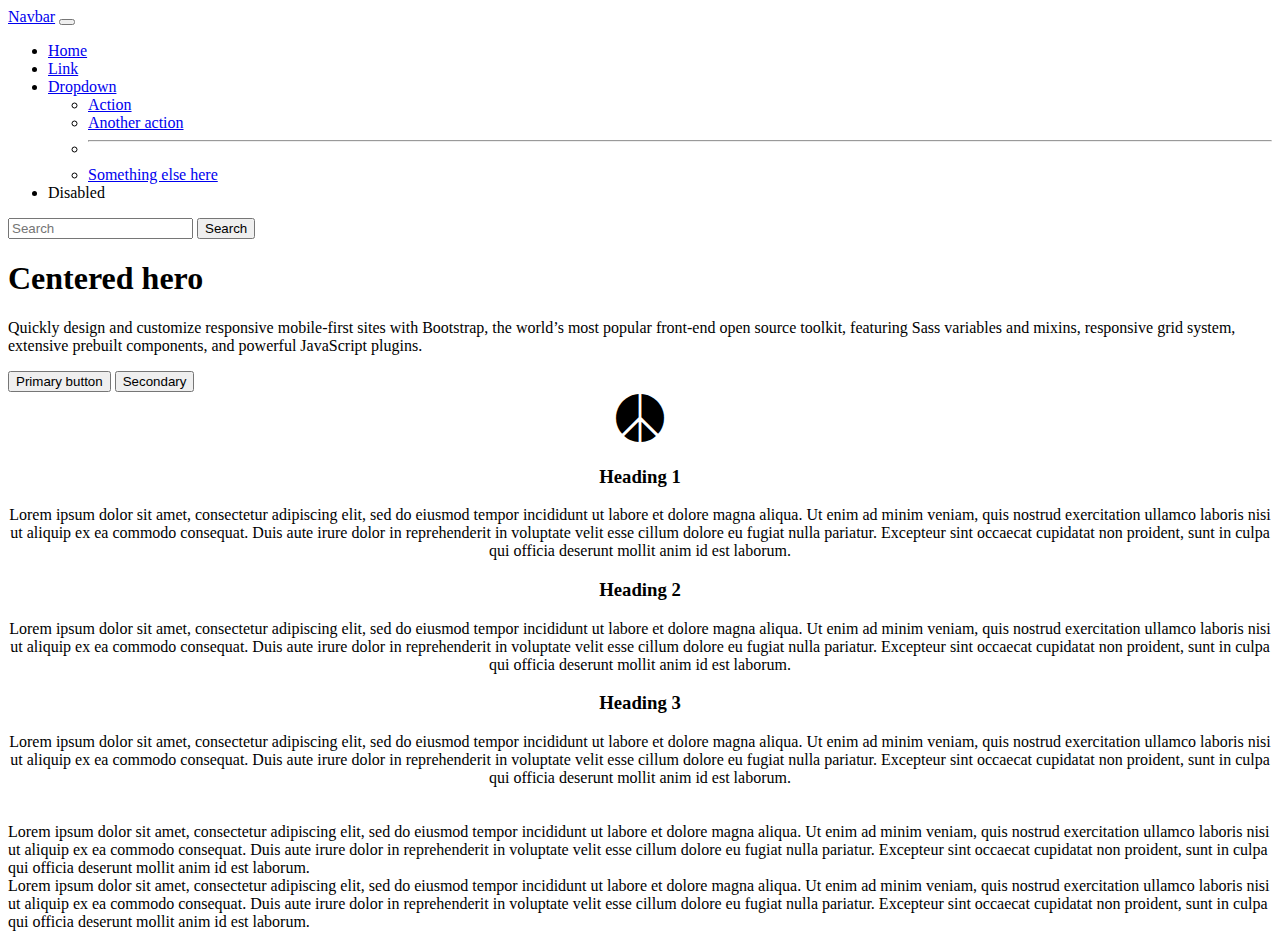
<file: index.html>
<!doctype html>
<html lang="en">
    <head>
        <title>Bootstrap Template</title>
        <meta name="viewport" content="width=device-width, initial-scale=1, shrink-to-fit=no">
        <meta name="description" content="Merrill College of Journalism, UMD">
        <meta name="author" content="Nicky Wolcott">

         <!-- Bootstrap CSS and JavaScript -->
        <link href="https://cdn.jsdelivr.net/npm/bootstrap@5.3.2/dist/css/bootstrap.min.css" rel="stylesheet" integrity="sha384-T3c6CoIi6uLrA9TneNEoa7RxnatzjcDSCmG1MXxSR1GAsXEV/Dwwykc2MPK8M2HN" crossorigin="anonymous">
        <script src="https://cdn.jsdelivr.net/npm/bootstrap@5.3.2/dist/js/bootstrap.bundle.min.js" integrity="sha384-C6RzsynM9kWDrMNeT87bh95OGNyZPhcTNXj1NW7RuBCsyN/o0jlpcV8Qyq46cDfL" crossorigin="anonymous"></script>
        <link rel="stylesheet" href="https://cdn.jsdelivr.net/npm/bootstrap-icons@1.11.1/font/bootstrap-icons.css">
        <style>
            .bi {
              font-size:3em;
            }
           
            .col-md-4 {
              text-align: center;
            }
           </style>
    </head>

    <body>
        <!-- Navbar start-->
        <nav class="navbar navbar-expand-lg bg-body-tertiary">
          <div class="container-fluid">
            <a class="navbar-brand" href="#">Navbar</a>
            <button class="navbar-toggler" type="button" data-bs-toggle="collapse" data-bs-target="#navbarSupportedContent" aria-controls="navbarSupportedContent" aria-expanded="false" aria-label="Toggle navigation">
              <span class="navbar-toggler-icon"></span>
            </button>
            <div class="collapse navbar-collapse" id="navbarSupportedContent">
              <ul class="navbar-nav me-auto mb-2 mb-lg-0">
                <li class="nav-item">
                  <a class="nav-link active" aria-current="page" href="#">Home</a>
                </li>
                <li class="nav-item">
                  <a class="nav-link" href="#">Link</a>
                </li>
                <li class="nav-item dropdown">
                  <a class="nav-link dropdown-toggle" href="#" role="button" 
                  data-bs-toggle="dropdown" aria-expanded="false">
                  Dropdown
                </a>
                <ul class="dropdown-menu">
                  <li><a class="dropdown-item" href="#">Action</a></li>
                  <li><a class="dropdown-item" href="#">Another action</a></li>
                  <li><hr class="dropdown-divider"></li>
                  <li><a class="dropdown-item" href="#">Something else here</a></li>
                </ul>
              </li>
              <li class="nav-item">
                <a class="nav-link disabled">Disabled</a>
              </li>
            </ul>
            <form class="d-flex" role="search">
              <input class="form-control me-2" type="search" placeholder="Search" aria-label="Search">
              <button class="btn btn-outline-success" type="submit">Search</button>
            </form>
          </div>
        </div>
      </nav>
      <!-- Navbar end-->
      <!-- Hero start-->
      <div class="px-4 py-5 my-5 text-center">
        <h1 class="display-5 fw-bold">Centered hero</h1>
        <div class="col-lg-6 mx-auto">
          <p class="lead mb-4">Quickly design and customize responsive mobile-first sites with Bootstrap, the world’s most popular front-end open source toolkit, featuring Sass variables and mixins, responsive grid system, extensive prebuilt components, and powerful JavaScript plugins.</p>
          <div class="d-grid gap-2 d-sm-flex justify-content-sm-center">
            <button type="button" class="btn btn-primary btn-lg px-4 gap-3">Primary button</button>
            <button type="button" class="btn btn-outline-secondary btn-lg px-4">Secondary</button>
          </div>
        </div>
      </div>
      <!-- Hero end-->
      <!-- Container start-->
      <div class="container">
        <!-- Row start-->
        <div class="row">
            <div class="col-md-4">
                <i class="bi bi-peace-fill"></i>
                <h3>Heading 1</h3>
                Lorem ipsum dolor sit amet, consectetur adipiscing elit, sed do eiusmod tempor incididunt ut labore et dolore magna aliqua. Ut enim ad minim veniam, quis nostrud exercitation ullamco laboris nisi ut aliquip ex ea commodo consequat. Duis aute irure dolor in reprehenderit in voluptate velit esse cillum dolore eu fugiat nulla pariatur. Excepteur sint occaecat cupidatat non proident, sunt in culpa qui officia deserunt mollit anim id est laborum.
            </div>
            <div class="col-md-4">
                <h3>Heading 2</h3>
                Lorem ipsum dolor sit amet, consectetur adipiscing elit, sed do eiusmod tempor incididunt ut labore et dolore magna aliqua. Ut enim ad minim veniam, quis nostrud exercitation ullamco laboris nisi ut aliquip ex ea commodo consequat. Duis aute irure dolor in reprehenderit in voluptate velit esse cillum dolore eu fugiat nulla pariatur. Excepteur sint occaecat cupidatat non proident, sunt in culpa qui officia deserunt mollit anim id est laborum.
            </div>
            <div class="col-md-4">
                <h3>Heading 3</h3>
                Lorem ipsum dolor sit amet, consectetur adipiscing elit, sed do eiusmod tempor incididunt ut labore et dolore magna aliqua. Ut enim ad minim veniam, quis nostrud exercitation ullamco laboris nisi ut aliquip ex ea commodo consequat. Duis aute irure dolor in reprehenderit in voluptate velit esse cillum dolore eu fugiat nulla pariatur. Excepteur sint occaecat cupidatat non proident, sunt in culpa qui officia deserunt mollit anim id est laborum.
            </div>
        </div>
        <!-- Row end-->
        <br><br>
        <!-- Row start-->
        <div class="row">
            <div class="col-md-6">
                Lorem ipsum dolor sit amet, consectetur adipiscing elit, sed do eiusmod tempor incididunt ut labore et dolore magna aliqua. Ut enim ad minim veniam, quis nostrud exercitation ullamco laboris nisi ut aliquip ex ea commodo consequat. Duis aute irure dolor in reprehenderit in voluptate velit esse cillum dolore eu fugiat nulla pariatur. Excepteur sint occaecat cupidatat non proident, sunt in culpa qui officia deserunt mollit anim id est laborum.
            </div>
            <div class="col-md-6">
                Lorem ipsum dolor sit amet, consectetur adipiscing elit, sed do eiusmod tempor incididunt ut labore et dolore magna aliqua. Ut enim ad minim veniam, quis nostrud exercitation ullamco laboris nisi ut aliquip ex ea commodo consequat. Duis aute irure dolor in reprehenderit in voluptate velit esse cillum dolore eu fugiat nulla pariatur. Excepteur sint occaecat cupidatat non proident, sunt in culpa qui officia deserunt mollit anim id est laborum.
            </div>
        </div>
      </div>
    </body>
</html>
</file>
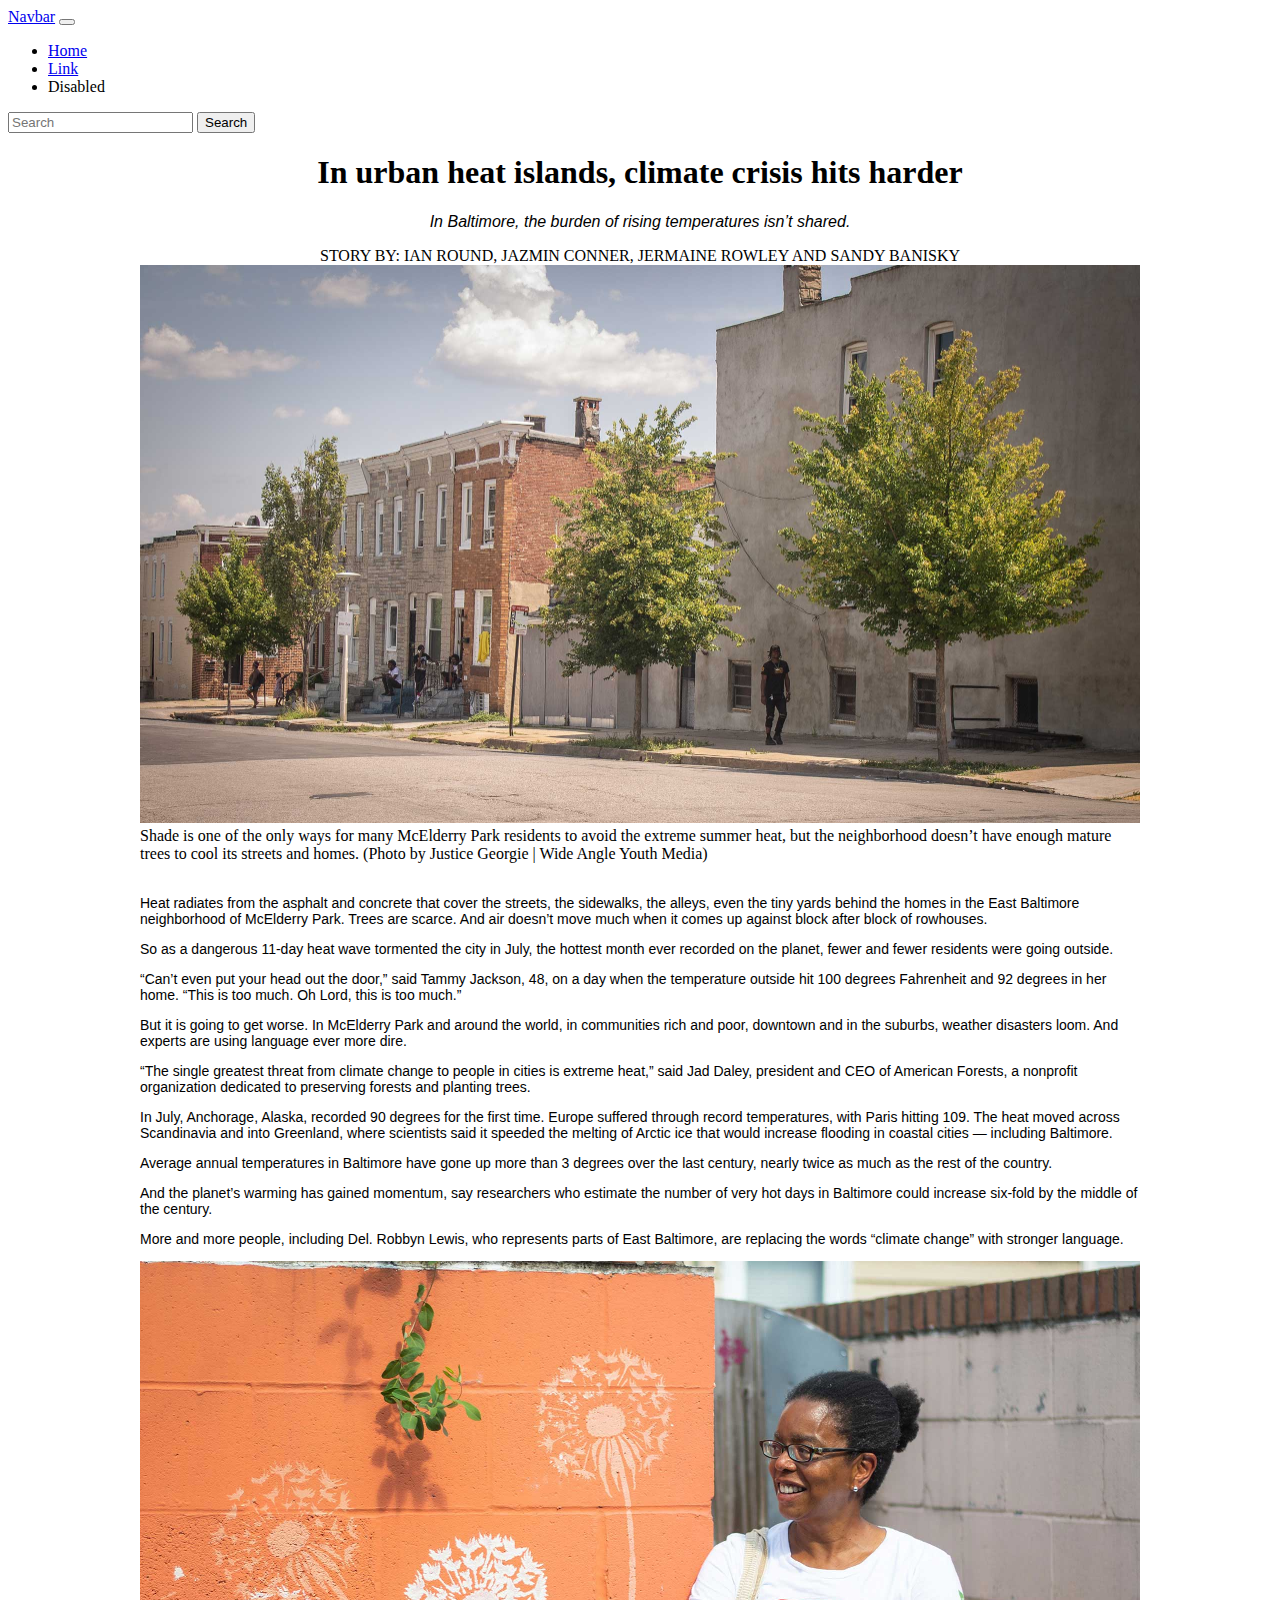
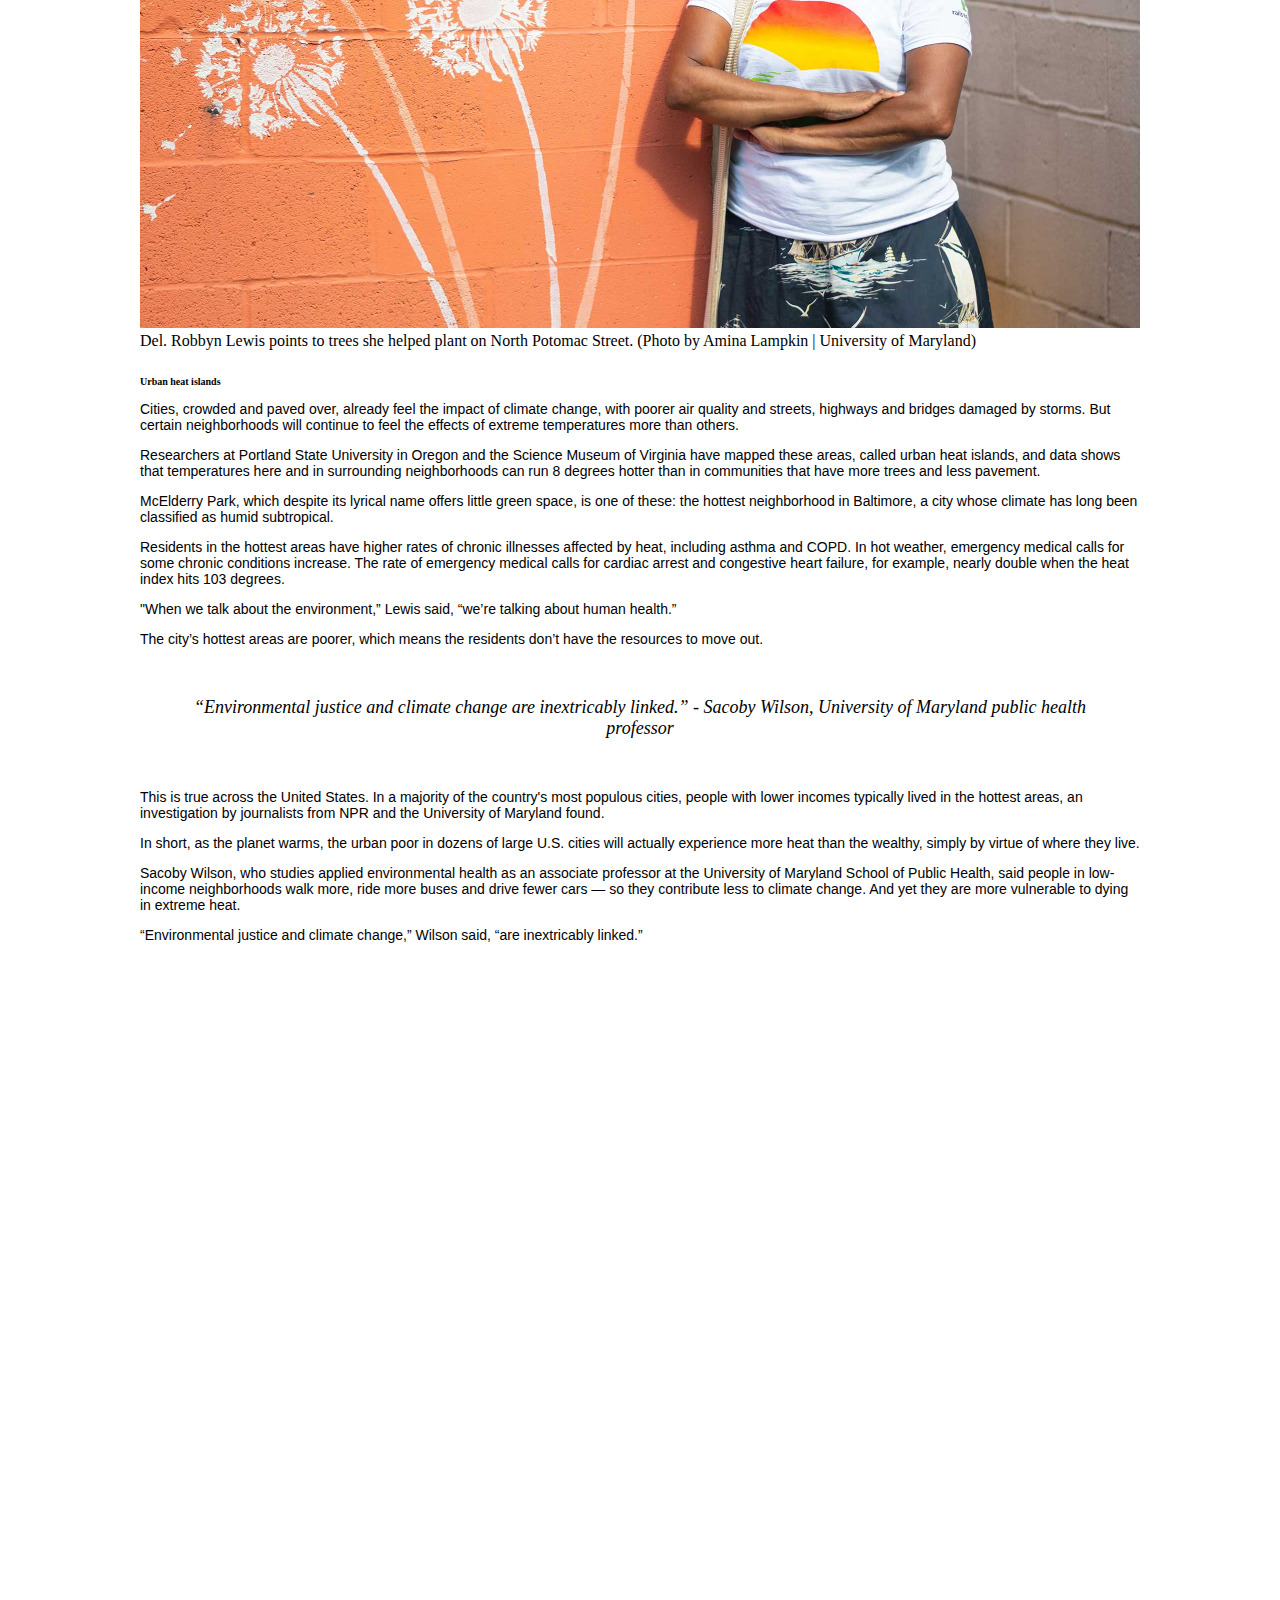
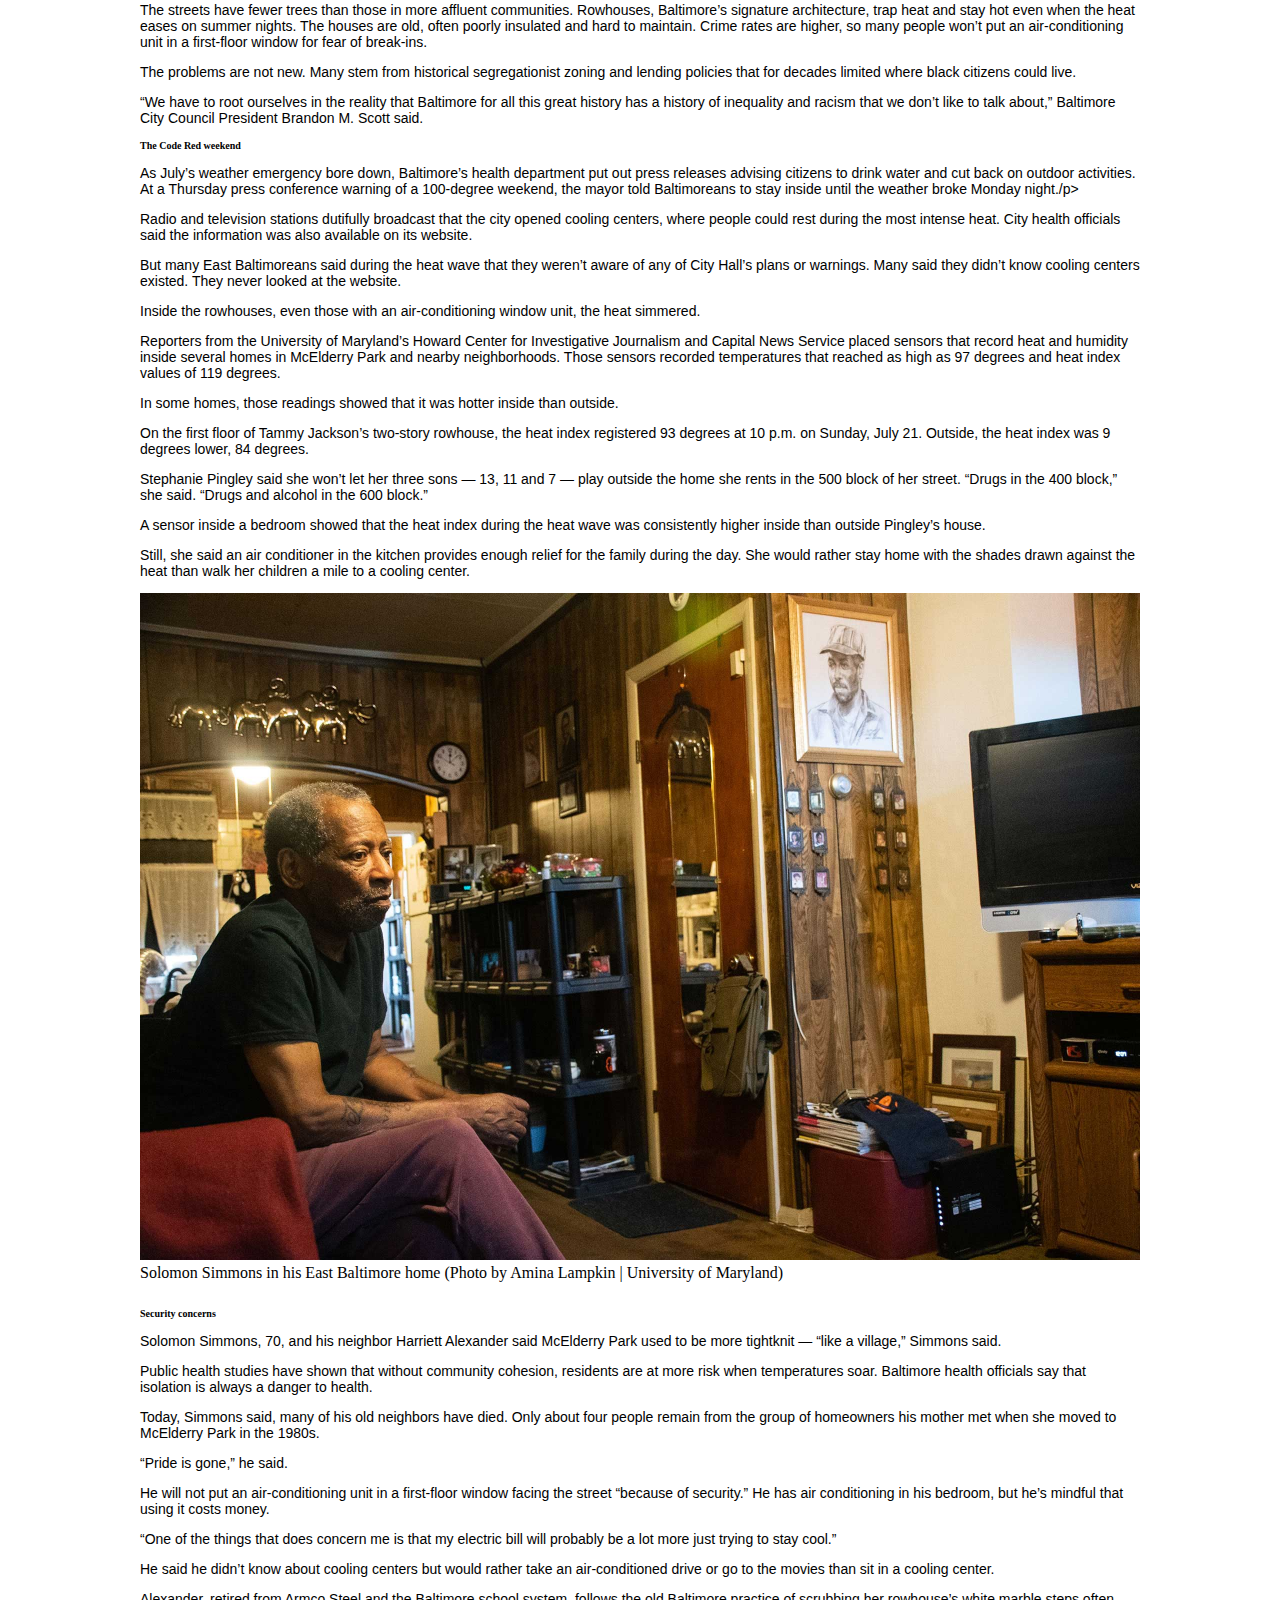
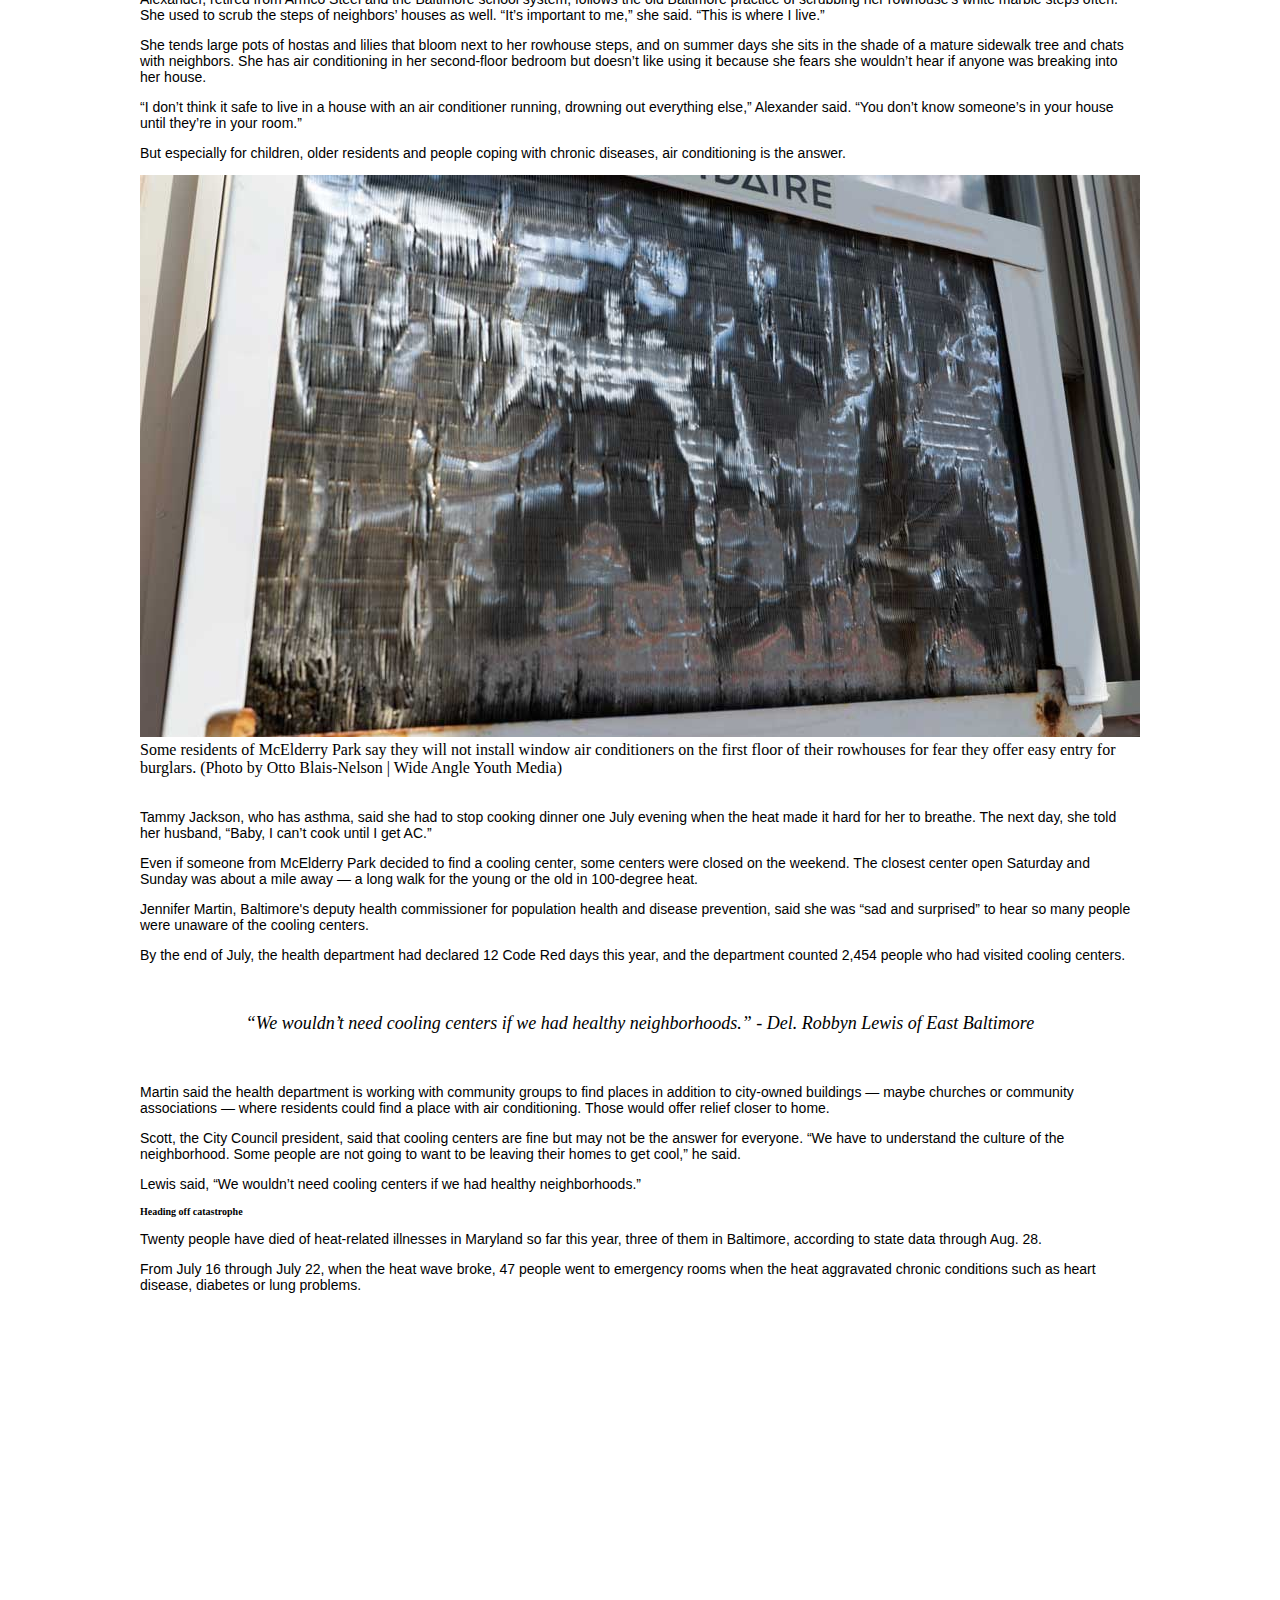
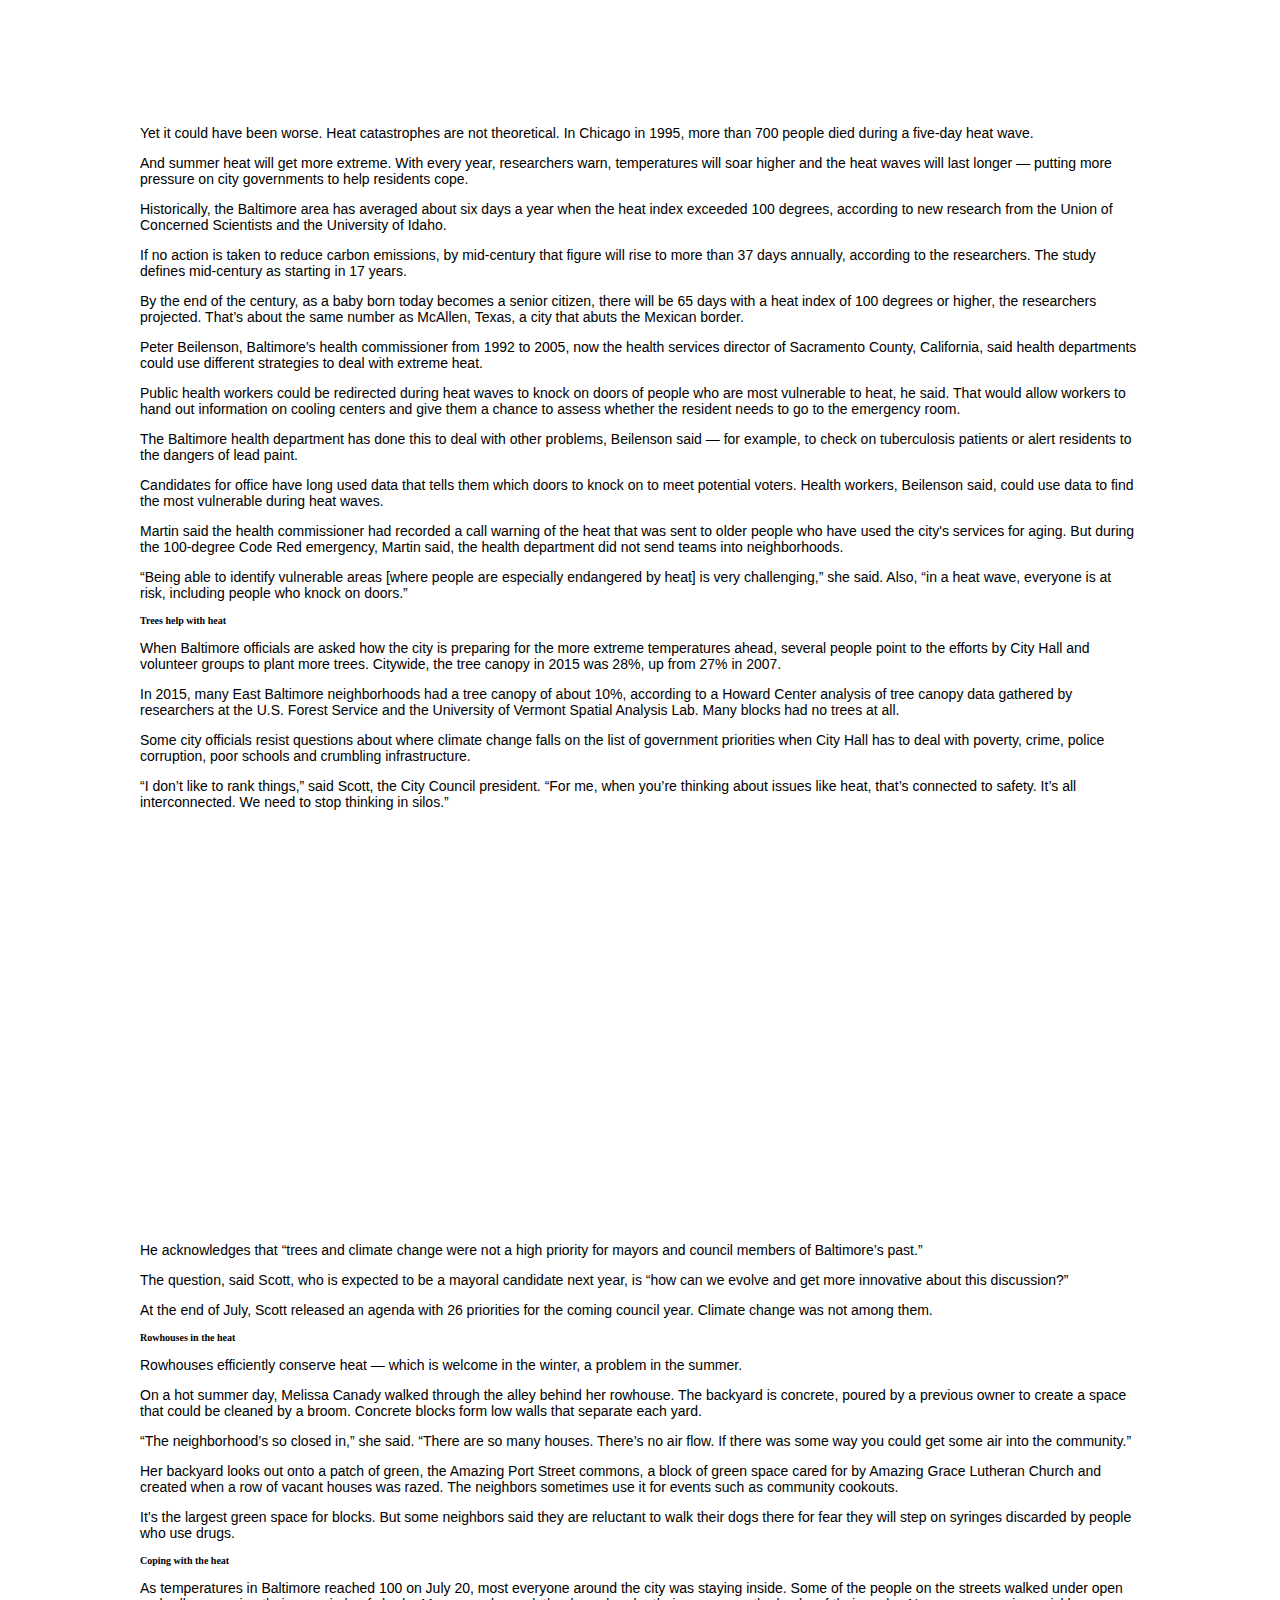
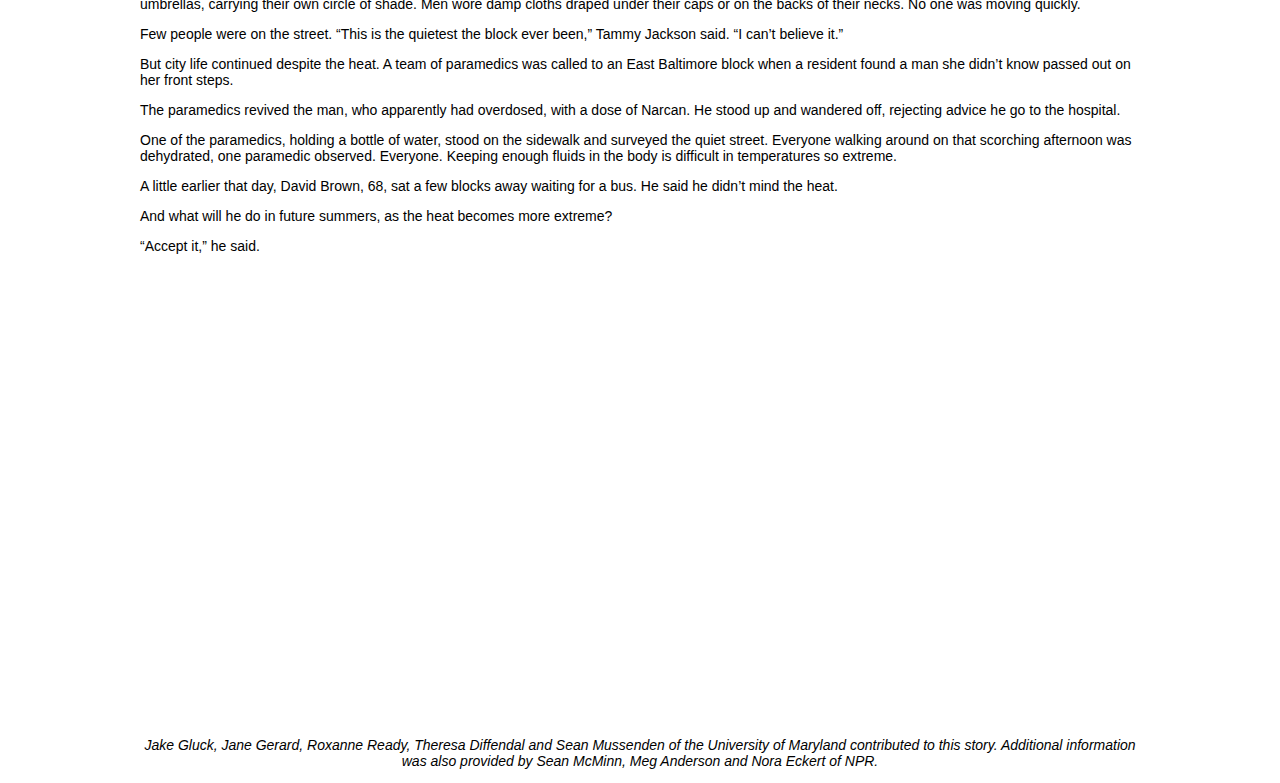
<file: climate-crisis-story/index.html>
<!doctype html>
<html lang="en">
    <head>
        <title>In urban heat islands, climate crisis hits harder</title>
        <link rel="stylesheet" type="text/css" href="style.css">
        <meta name="viewport" content="width=device-width, initial-scale=1, shrink-to-fit=no">
        <meta name="description" content="In Baltimore, the burden of rising temperatures isn’t shared.">
        <meta name="author" content="Nicky Wolcott">

         <!-- Bootstrap CSS and JavaScript -->
        <link href="https://cdn.jsdelivr.net/npm/bootstrap@5.3.2/dist/css/bootstrap.min.css" rel="stylesheet" integrity="sha384-T3c6CoIi6uLrA9TneNEoa7RxnatzjcDSCmG1MXxSR1GAsXEV/Dwwykc2MPK8M2HN" crossorigin="anonymous">
        <script src="https://cdn.jsdelivr.net/npm/bootstrap@5.3.2/dist/js/bootstrap.bundle.min.js" integrity="sha384-C6RzsynM9kWDrMNeT87bh95OGNyZPhcTNXj1NW7RuBCsyN/o0jlpcV8Qyq46cDfL" crossorigin="anonymous"></script>
        <link rel="stylesheet" href="https://cdn.jsdelivr.net/npm/bootstrap-icons@1.11.1/font/bootstrap-icons.css">
    </head>

    <body>
        <!-- Navbar start-->
        <nav class="navbar navbar-expand-lg bg-body-tertiary">
          <div class="container-fluid">
            <a class="navbar-brand" href="#">Navbar</a>
            <button class="navbar-toggler" type="button" data-bs-toggle="collapse" data-bs-target="#navbarSupportedContent" aria-controls="navbarSupportedContent" aria-expanded="false" aria-label="Toggle navigation">
              <span class="navbar-toggler-icon"></span>
            </button>
            <div class="collapse navbar-collapse" id="navbarSupportedContent">
              <ul class="navbar-nav me-auto mb-2 mb-lg-0">
                <li class="nav-item">
                  <a class="nav-link active" aria-current="page" href="#">Home</a>
                </li>
                <li class="nav-item">
                  <a class="nav-link" href="#">Link</a>
                </li>
              </li>
              <li class="nav-item">
                <a class="nav-link disabled">Disabled</a>
              </li>
            </ul>
            <form class="d-flex" role="search">
              <input class="form-control me-2" type="search" placeholder="Search" aria-label="Search">
              <button class="btn btn-outline-success" type="submit">Search</button>
            </form>
          </div>
        </div>
      </nav>
      <!-- Navbar end-->
      <div class="container">
        <h1>In urban heat islands, climate crisis hits harder</h1>
        <p id="dek">In Baltimore, the burden of rising temperatures isn’t shared.</p>
        <div id="byline">STORY BY: IAN ROUND, JAZMIN CONNER, JERMAINE ROWLEY AND SANDY BANISKY</div>
        <img src="JusticeGeorgie.jpg" alt="A Baltimore street">
        <br>
        <caption>Shade is one of the only ways for many McElderry Park residents to avoid the extreme summer heat, but the neighborhood doesn’t have enough mature trees to cool its streets and homes. (Photo by Justice Georgie | Wide Angle Youth Media)</caption>
        <br>
        <br>
        <p>Heat radiates from the asphalt and concrete that cover the streets, the sidewalks, the alleys, even the tiny yards behind the homes in the East Baltimore neighborhood of McElderry Park. Trees are scarce. And air doesn’t move much when it comes up against block after block of rowhouses.</p>
        <p>So as a dangerous 11-day heat wave tormented the city in July, the hottest month ever recorded on the planet, fewer and fewer residents were going outside.</p>
        <p>“Can’t even put your head out the door,” said Tammy Jackson, 48, on a day when the temperature outside hit 100 degrees Fahrenheit and 92 degrees in her home. “This is too much. Oh Lord, this is too much.”</p>
        <p>But it is going to get worse. In McElderry Park and around the world, in communities rich and poor, downtown and in the suburbs, weather disasters loom. And experts are using language ever more dire.</p>
        <p>“The single greatest threat from climate change to people in cities is extreme heat,” said Jad Daley, president and CEO of American Forests, a nonprofit organization dedicated to preserving forests and planting trees.</p>
        <p>In July, Anchorage, Alaska, recorded 90 degrees for the first time. Europe suffered through record temperatures, with Paris hitting 109. The heat moved across Scandinavia and into Greenland, where scientists said it speeded the melting of Arctic ice that would increase flooding in coastal cities — including Baltimore.</p>
        <p>Average annual temperatures in Baltimore have gone up more than 3 degrees over the last century, nearly twice as much as the rest of the country.</p>
        <p>And the planet’s warming has gained momentum, say researchers who estimate the number of very hot days in Baltimore could increase six-fold by the middle of the century.</p>
        <p>More and more people, including Del. Robbyn Lewis, who represents parts of East Baltimore, are replacing the words “climate change” with stronger language.</p>
        <img src="delegatelewis.jpg" alt="Lewis stands next to a painted wall">
        <br>
        <caption>Del. Robbyn Lewis points to trees she helped plant on North Potomac Street. (Photo by Amina Lampkin | University of Maryland)</caption>
        <br>
        <br>
        <h2>Urban heat islands</h2>
        <p>Cities, crowded and paved over, already feel the impact of climate change, with poorer air quality and streets, highways and bridges damaged by storms. But certain neighborhoods will continue to feel the effects of extreme temperatures more than others.</p>
        <p>Researchers at Portland State University in Oregon and the Science Museum of Virginia have mapped these areas, called urban heat islands, and data shows that temperatures here and in surrounding neighborhoods can run 8 degrees hotter than in communities that have more trees and less pavement.</p>
        <p>McElderry Park, which despite its lyrical name offers little green space, is one of these: the hottest neighborhood in Baltimore, a city whose climate has long been classified as humid subtropical.</p>
        <p>Residents in the hottest areas have higher rates of chronic illnesses affected by heat, including asthma and COPD. In hot weather, emergency medical calls for some chronic conditions increase. The rate of emergency medical calls for cardiac arrest and congestive heart failure, for example, nearly double when the heat index hits 103 degrees.</p>
        <p>"When we talk about the environment,” Lewis said, “we’re talking about human health.”</p>
        <p>The city’s hottest areas are poorer, which means the residents don’t have the resources to move out.</p>
        <br>
        <blockquote>“Environmental justice and climate change are inextricably linked.” - Sacoby Wilson, University of Maryland public health professor</blockquote>
        <br>
        <p>This is true across the United States. In a majority of the country's most populous cities, people with lower incomes typically lived in the hottest areas, an investigation by journalists from NPR and the University of Maryland found.</p>
        <p>In short, as the planet warms, the urban poor in dozens of large U.S. cities will actually experience more heat than the wealthy, simply by virtue of where they live.</p>
        <p>Sacoby Wilson, who studies applied environmental health as an associate professor at the University of Maryland School of Public Health, said people in low-income neighborhoods walk more, ride more buses and drive fewer cars — so they contribute less to climate change. And yet they are more vulnerable to dying in extreme heat.</p>
        <p>“Environmental justice and climate change,” Wilson said, “are inextricably linked.”</p>
        <iframe title="The relationship between summer temperature and poverty in Baltimore" aria-label="Grouped Bars" id="datawrapper-chart-1225D" src="https://datawrapper.dwcdn.net/1225D/1/" scrolling="no" frameborder="0" style="width: 0; min-width: 100% !important; border: none;" height="627" data-external="1"></iframe><script type="text/javascript">!function(){"use strict";window.addEventListener("message",(function(a){if(void 0!==a.data["datawrapper-height"]){var e=document.querySelectorAll("iframe");for(var t in a.data["datawrapper-height"])for(var r=0;r<e.length;r++)if(e[r].contentWindow===a.source){var i=a.data["datawrapper-height"][t]+"px";e[r].style.height=i}}}))}();</script>
        <p>The streets have fewer trees than those in more affluent communities. Rowhouses, Baltimore’s signature architecture, trap heat and stay hot even when the heat eases on summer nights. The houses are old, often poorly insulated and hard to maintain. Crime rates are higher, so many people won’t put an air-conditioning unit in a first-floor window for fear of break-ins.</p>
        <p>The problems are not new. Many stem from historical segregationist zoning and lending policies that for decades limited where black citizens could live.</p>
        <p>“We have to root ourselves in the reality that Baltimore for all this great history has a history of inequality and racism that we don’t like to talk about,” Baltimore City Council President Brandon M. Scott said.</p>
        <h2>The Code Red weekend</h2>
        <p>As July’s weather emergency bore down, Baltimore’s health department put out press releases advising citizens to drink water and cut back on outdoor activities. At a Thursday press conference warning of a 100-degree weekend, the mayor told Baltimoreans to stay inside until the weather broke Monday night./p>
        <p>Radio and television stations dutifully broadcast that the city opened cooling centers, where people could rest during the most intense heat. City health officials said the information was also available on its website.</p>
        <p>But many East Baltimoreans said during the heat wave that they weren’t aware of any of City Hall’s plans or warnings. Many said they didn’t know cooling centers existed. They never looked at the website.</p>
        <p>Inside the rowhouses, even those with an air-conditioning window unit, the heat simmered.</p>
        <p>Reporters from the University of Maryland’s Howard Center for Investigative Journalism and Capital News Service placed sensors that record heat and humidity inside several homes in McElderry Park and nearby neighborhoods. Those sensors recorded temperatures that reached as high as 97 degrees and heat index values of 119 degrees.</p>
        <p>In some homes, those readings showed that it was hotter inside than outside.</p>
        <p>On the first floor of Tammy Jackson’s two-story rowhouse, the heat index registered 93 degrees at 10 p.m. on Sunday, July 21. Outside, the heat index was 9 degrees lower, 84 degrees.</p>
        <p>Stephanie Pingley said she won’t let her three sons — 13, 11 and 7 — play outside the home she rents in the 500 block of her street. “Drugs in the 400 block,” she said. “Drugs and alcohol in the 600 block.”</p>
        <p>A sensor inside a bedroom showed that the heat index during the heat wave was consistently higher inside than outside Pingley’s house.</p>
        <p>Still, she said an air conditioner in the kitchen provides enough relief for the family during the day. She would rather stay home with the shades drawn against the heat than walk her children a mile to a cooling center.</p>
        <img src="SolomonSimmons.jpg" alt="Simmons sits in his home">
        <br>
        <caption>Solomon Simmons in his East Baltimore home (Photo by Amina Lampkin | University of Maryland)</caption>
        <br>
        <br>
        <h2>Security concerns</h2>
        <p>Solomon Simmons, 70, and his neighbor Harriett Alexander said McElderry Park used to be more tightknit — “like a village,” Simmons said.</p>
        <p>Public health studies have shown that without community cohesion, residents are at more risk when temperatures soar. Baltimore health officials say that isolation is always a danger to health.</p>
        <p>Today, Simmons said, many of his old neighbors have died. Only about four people remain from the group of homeowners his mother met when she moved to McElderry Park in the 1980s.</p>
        <p>“Pride is gone,” he said.</p>
        <p>He will not put an air-conditioning unit in a first-floor window facing the street “because of security.” He has air conditioning in his bedroom, but he’s mindful that using it costs money.</p>
        <p>“One of the things that does concern me is that my electric bill will probably be a lot more just trying to stay cool.”</p>
        <p>He said he didn’t know about cooling centers but would rather take an air-conditioned drive or go to the movies than sit in a cooling center.</p>
        <p>Alexander, retired from Armco Steel and the Baltimore school system, follows the old Baltimore practice of scrubbing her rowhouse’s white marble steps often. She used to scrub the steps of neighbors’ houses as well. “It’s important to me,” she said. “This is where I live.”</p>
        <p>She tends large pots of hostas and lilies that bloom next to her rowhouse steps, and on summer days she sits in the shade of a mature sidewalk tree and chats with neighbors. She has air conditioning in her second-floor bedroom but doesn’t like using it because she fears she wouldn’t hear if anyone was breaking into her house.</p>
        <p>“I don’t think it safe to live in a house with an air conditioner running, drowning out everything else,” Alexander said. “You don’t know someone’s in your house until they’re in your room.”</p>
        <p>But especially for children, older residents and people coping with chronic diseases, air conditioning is the answer.</p>
        <img src="old-ac.jpg" alt="An air conditioning unit">
        <br>
        <caption>Some residents of McElderry Park say they will not install window air conditioners on the first floor of their rowhouses for fear they offer easy entry for burglars. (Photo by Otto Blais-Nelson | Wide Angle Youth Media)</caption>
        <br>
        <br>
        <p>Tammy Jackson, who has asthma, said she had to stop cooking dinner one July evening when the heat made it hard for her to breathe. The next day, she told her husband, “Baby, I can’t cook until I get AC.”</p>
        <p>Even if someone from McElderry Park decided to find a cooling center, some centers were closed on the weekend. The closest center open Saturday and Sunday was about a mile away — a long walk for the young or the old in 100-degree heat.</p>
        <p>Jennifer Martin, Baltimore's deputy health commissioner for population health and disease prevention, said she was “sad and surprised” to hear so many people were unaware of the cooling centers.</p>
        <p>By the end of July, the health department had declared 12 Code Red days this year, and the department counted 2,454 people who had visited cooling centers.</p>
        <br>
        <blockquote>“We wouldn’t need cooling centers if we had healthy neighborhoods.” - Del. Robbyn Lewis of East Baltimore</blockquote>
        <br>
        <p>Martin said the health department is working with community groups to find places in addition to city-owned buildings — maybe churches or community associations — where residents could find a place with air conditioning. Those would offer relief closer to home.</p>
        <p>Scott, the City Council president, said that cooling centers are fine but may not be the answer for everyone. “We have to understand the culture of the neighborhood. Some people are not going to want to be leaving their homes to get cool,” he said.</p>
        <p>Lewis said, “We wouldn’t need cooling centers if we had healthy neighborhoods.”</p>
        <h2>Heading off catastrophe</h2>
        <p>Twenty people have died of heat-related illnesses in Maryland so far this year, three of them in Baltimore, according to state data through Aug. 28.</p>
        <p>From July 16 through July 22, when the heat wave broke, 47 people went to emergency rooms when the heat aggravated chronic conditions such as heart disease, diabetes or lung problems.</p>
        <iframe title="Indoor and outdoor heat index during Baltimore heat wave, July 16-22, 2019" aria-label="Interactive line chart" id="datawrapper-chart-7iPwJ" src="https://datawrapper.dwcdn.net/7iPwJ/1/" scrolling="no" frameborder="0" style="width: 0; min-width: 100% !important; border: none;" height="400" data-external="1"></iframe><script type="text/javascript">!function(){"use strict";window.addEventListener("message",(function(a){if(void 0!==a.data["datawrapper-height"]){var e=document.querySelectorAll("iframe");for(var t in a.data["datawrapper-height"])for(var r=0;r<e.length;r++)if(e[r].contentWindow===a.source){var i=a.data["datawrapper-height"][t]+"px";e[r].style.height=i}}}))}();</script>
        <p>Yet it could have been worse. Heat catastrophes are not theoretical. In Chicago in 1995, more than 700 people died during a five-day heat wave.</p>
        <p>And summer heat will get more extreme. With every year, researchers warn, temperatures will soar higher and the heat waves will last longer — putting more pressure on city governments to help residents cope.</p>
        <p>Historically, the Baltimore area has averaged about six days a year when the heat index exceeded 100 degrees, according to new research from the Union of Concerned Scientists and the University of Idaho.</p>
        <p>If no action is taken to reduce carbon emissions, by mid-century that figure will rise to more than 37 days annually, according to the researchers. The study defines mid-century as starting in 17 years.</p>
        <p>By the end of the century, as a baby born today becomes a senior citizen, there will be 65 days with a heat index of 100 degrees or higher, the researchers projected. That’s about the same number as McAllen, Texas, a city that abuts the Mexican border.</p>
        <p>Peter Beilenson, Baltimore’s health commissioner from 1992 to 2005, now the health services director of Sacramento County, California, said health departments could use different strategies to deal with extreme heat.</p>
        <p>Public health workers could be redirected during heat waves to knock on doors of people who are most vulnerable to heat, he said. That would allow workers to hand out information on cooling centers and give them a chance to assess whether the resident needs to go to the emergency room.</p>
        <p>The Baltimore health department has done this to deal with other problems, Beilenson said — for example, to check on tuberculosis patients or alert residents to the dangers of lead paint.</p>
        <p>Candidates for office have long used data that tells them which doors to knock on to meet potential voters. Health workers, Beilenson said, could use data to find the most vulnerable during heat waves.</p>
        <p>Martin said the health commissioner had recorded a call warning of the heat that was sent to older people who have used the city's services for aging. But during the 100-degree Code Red emergency, Martin said, the health department did not send teams into neighborhoods.</p>
        <p>“Being able to identify vulnerable areas [where people are especially endangered by heat] is very challenging,” she said. Also, “in a heat wave, everyone is at risk, including people who knock on doors.”</p>
        <h2>Trees help with heat</h2>
        <p>When Baltimore officials are asked how the city is preparing for the more extreme temperatures ahead, several people point to the efforts by City Hall and volunteer groups to plant more trees. Citywide, the tree canopy in 2015 was 28%, up from 27% in 2007.</p>
        <p>In 2015, many East Baltimore neighborhoods had a tree canopy of about 10%, according to a Howard Center analysis of tree canopy data gathered by researchers at the U.S. Forest Service and the University of Vermont Spatial Analysis Lab. Many blocks had no trees at all.</p>
        <p>Some city officials resist questions about where climate change falls on the list of government priorities when City Hall has to deal with poverty, crime, police corruption, poor schools and crumbling infrastructure.</p>
        <p>“I don’t like to rank things,” said Scott, the City Council president. “For me, when you’re thinking about issues like heat, that’s connected to safety. It’s all interconnected. We need to stop thinking in silos.”</p>
        <iframe title="The relationship between summer temperature and poverty in Baltimore" aria-label="Scatter Plot" id="datawrapper-chart-UXV7Q" src="https://datawrapper.dwcdn.net/UXV7Q/1/" scrolling="no" frameborder="0" style="width: 0; min-width: 100% !important; border: none;" height="400" data-external="1"></iframe><script type="text/javascript">!function(){"use strict";window.addEventListener("message",(function(a){if(void 0!==a.data["datawrapper-height"]){var e=document.querySelectorAll("iframe");for(var t in a.data["datawrapper-height"])for(var r=0;r<e.length;r++)if(e[r].contentWindow===a.source){var i=a.data["datawrapper-height"][t]+"px";e[r].style.height=i}}}))}();</script>
        <p>He acknowledges that “trees and climate change were not a high priority for mayors and council members of Baltimore’s past.”</p>
        <p>The question, said Scott, who is expected to be a mayoral candidate next year, is “how can we evolve and get more innovative about this discussion?”</p>
        <p>At the end of July, Scott released an agenda with 26 priorities for the coming council year. Climate change was not among them.</p>
        <h2>Rowhouses in the heat</h2>
        <p>Rowhouses efficiently conserve heat — which is welcome in the winter, a problem in the summer.</p>
        <p>On a hot summer day, Melissa Canady walked through the alley behind her rowhouse. The backyard is concrete, poured by a previous owner to create a space that could be cleaned by a broom. Concrete blocks form low walls that separate each yard.</p>
        <p>“The neighborhood’s so closed in,” she said. “There are so many houses. There’s no air flow. If there was some way you could get some air into the community.”</p>
        <p>Her backyard looks out onto a patch of green, the Amazing Port Street commons, a block of green space cared for by Amazing Grace Lutheran Church and created when a row of vacant houses was razed. The neighbors sometimes use it for events such as community cookouts.</p>
        <p>It’s the largest green space for blocks. But some neighbors said they are reluctant to walk their dogs there for fear they will step on syringes discarded by people who use drugs.</p>
        <h2>Coping with the heat</h2>
        <p>As temperatures in Baltimore reached 100 on July 20, most everyone around the city was staying inside. Some of the people on the streets walked under open umbrellas, carrying their own circle of shade. Men wore damp cloths draped under their caps or on the backs of their necks. No one was moving quickly.</p>
        <p>Few people were on the street. “This is the quietest the block ever been,” Tammy Jackson said. “I can’t believe it.”</p>
        <p>But city life continued despite the heat. A team of paramedics was called to an East Baltimore block when a resident found a man she didn’t know passed out on her front steps.</p>
        <p>The paramedics revived the man, who apparently had overdosed, with a dose of Narcan. He stood up and wandered off, rejecting advice he go to the hospital.</p>
        <p>One of the paramedics, holding a bottle of water, stood on the sidewalk and surveyed the quiet street. Everyone walking around on that scorching afternoon was dehydrated, one paramedic observed. Everyone. Keeping enough fluids in the body is difficult in temperatures so extreme.</p>
        <p>A little earlier that day, David Brown, 68, sat a few blocks away waiting for a bus. He said he didn’t mind the heat.</p>
        <p>And what will he do in future summers, as the heat becomes more extreme?</p>
        <p>“Accept it,” he said.</p>
        <iframe title="Projected number of extreme heat events in Maryland for the year 2040" aria-label="Map" id="datawrapper-chart-ovjhX" src="https://datawrapper.dwcdn.net/ovjhX/1/" scrolling="no" frameborder="0" style="width: 0; min-width: 100% !important; border: none;" height="451" data-external="1"></iframe><script type="text/javascript">!function(){"use strict";window.addEventListener("message",(function(a){if(void 0!==a.data["datawrapper-height"]){var e=document.querySelectorAll("iframe");for(var t in a.data["datawrapper-height"])for(var r=0;r<e.length;r++)if(e[r].contentWindow===a.source){var i=a.data["datawrapper-height"][t]+"px";e[r].style.height=i}}}))}();</script>
        <br>
        <p id="footer">Jake Gluck, Jane Gerard, Roxanne Ready, Theresa Diffendal and Sean Mussenden of the University of Maryland contributed to this story. Additional information was also provided by Sean McMinn, Meg Anderson and Nora Eckert of NPR.</p>
      </div>
    </body>
</html>
</file>
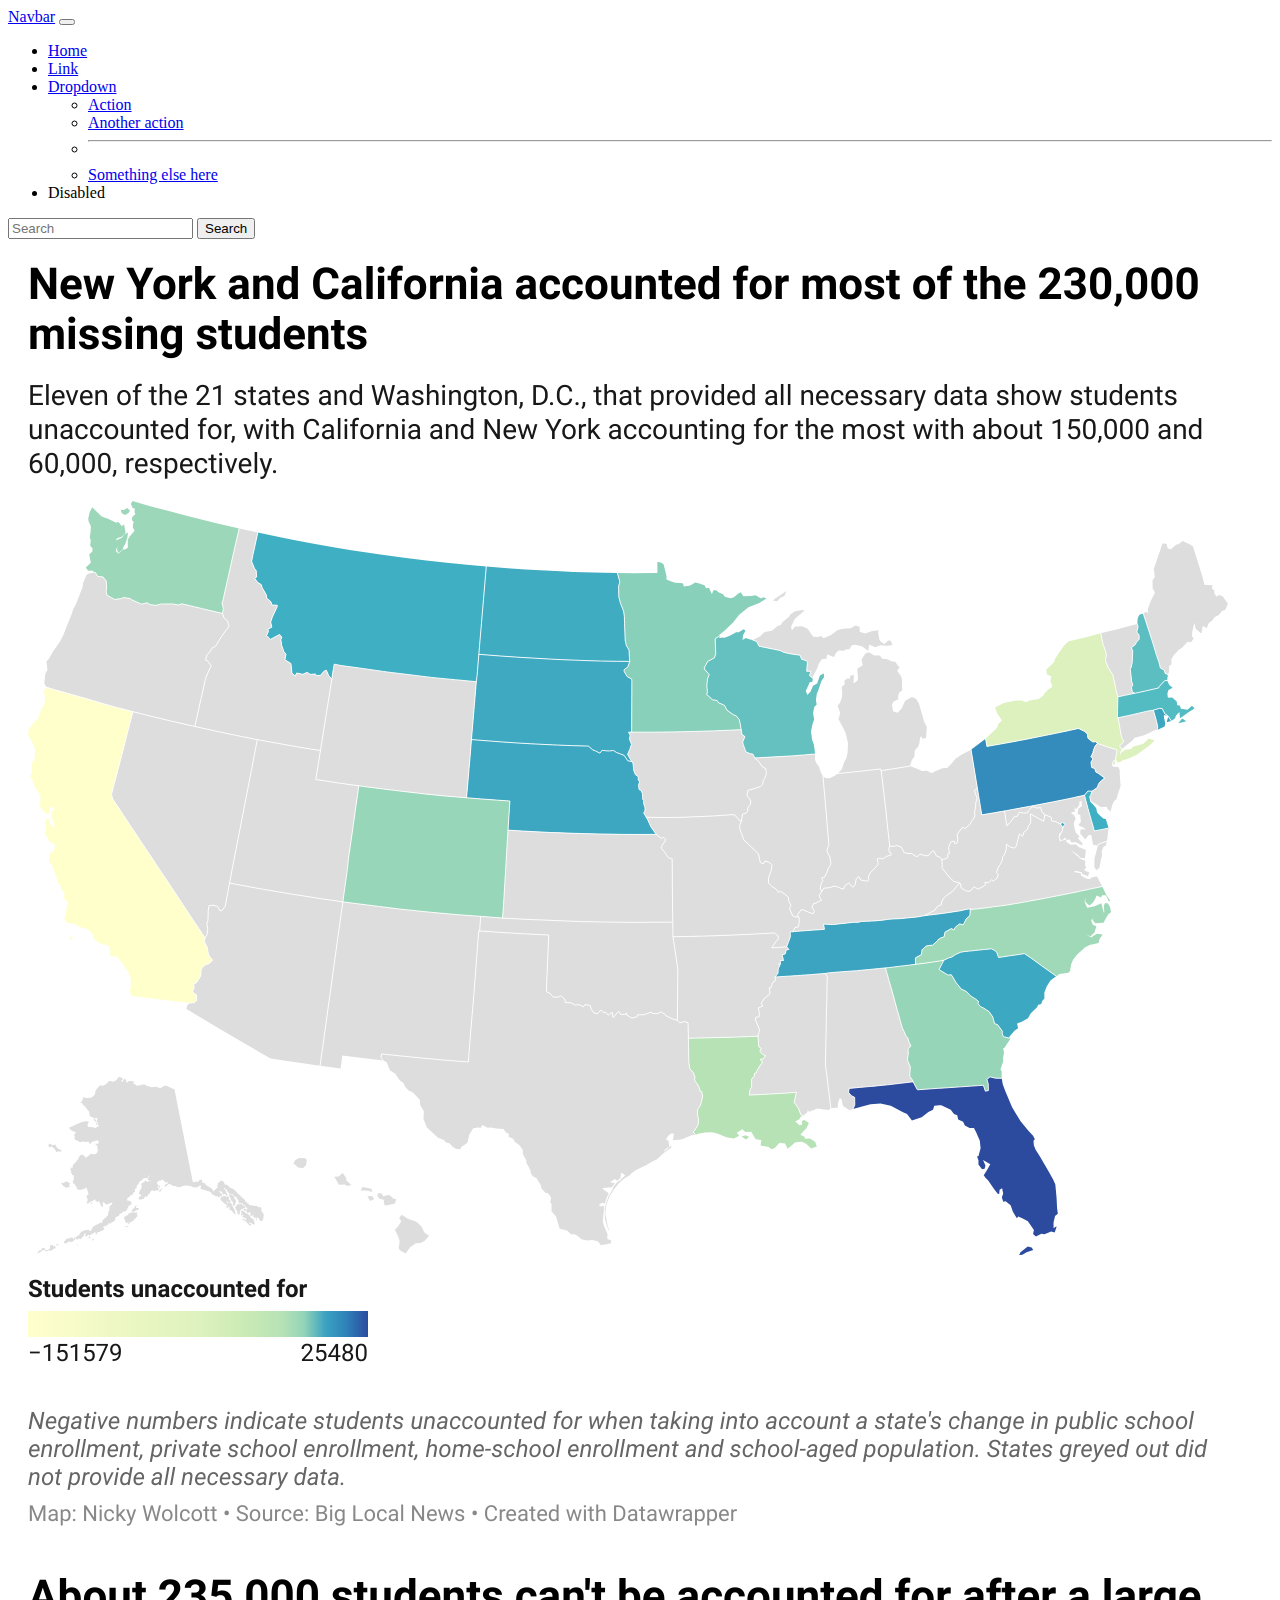
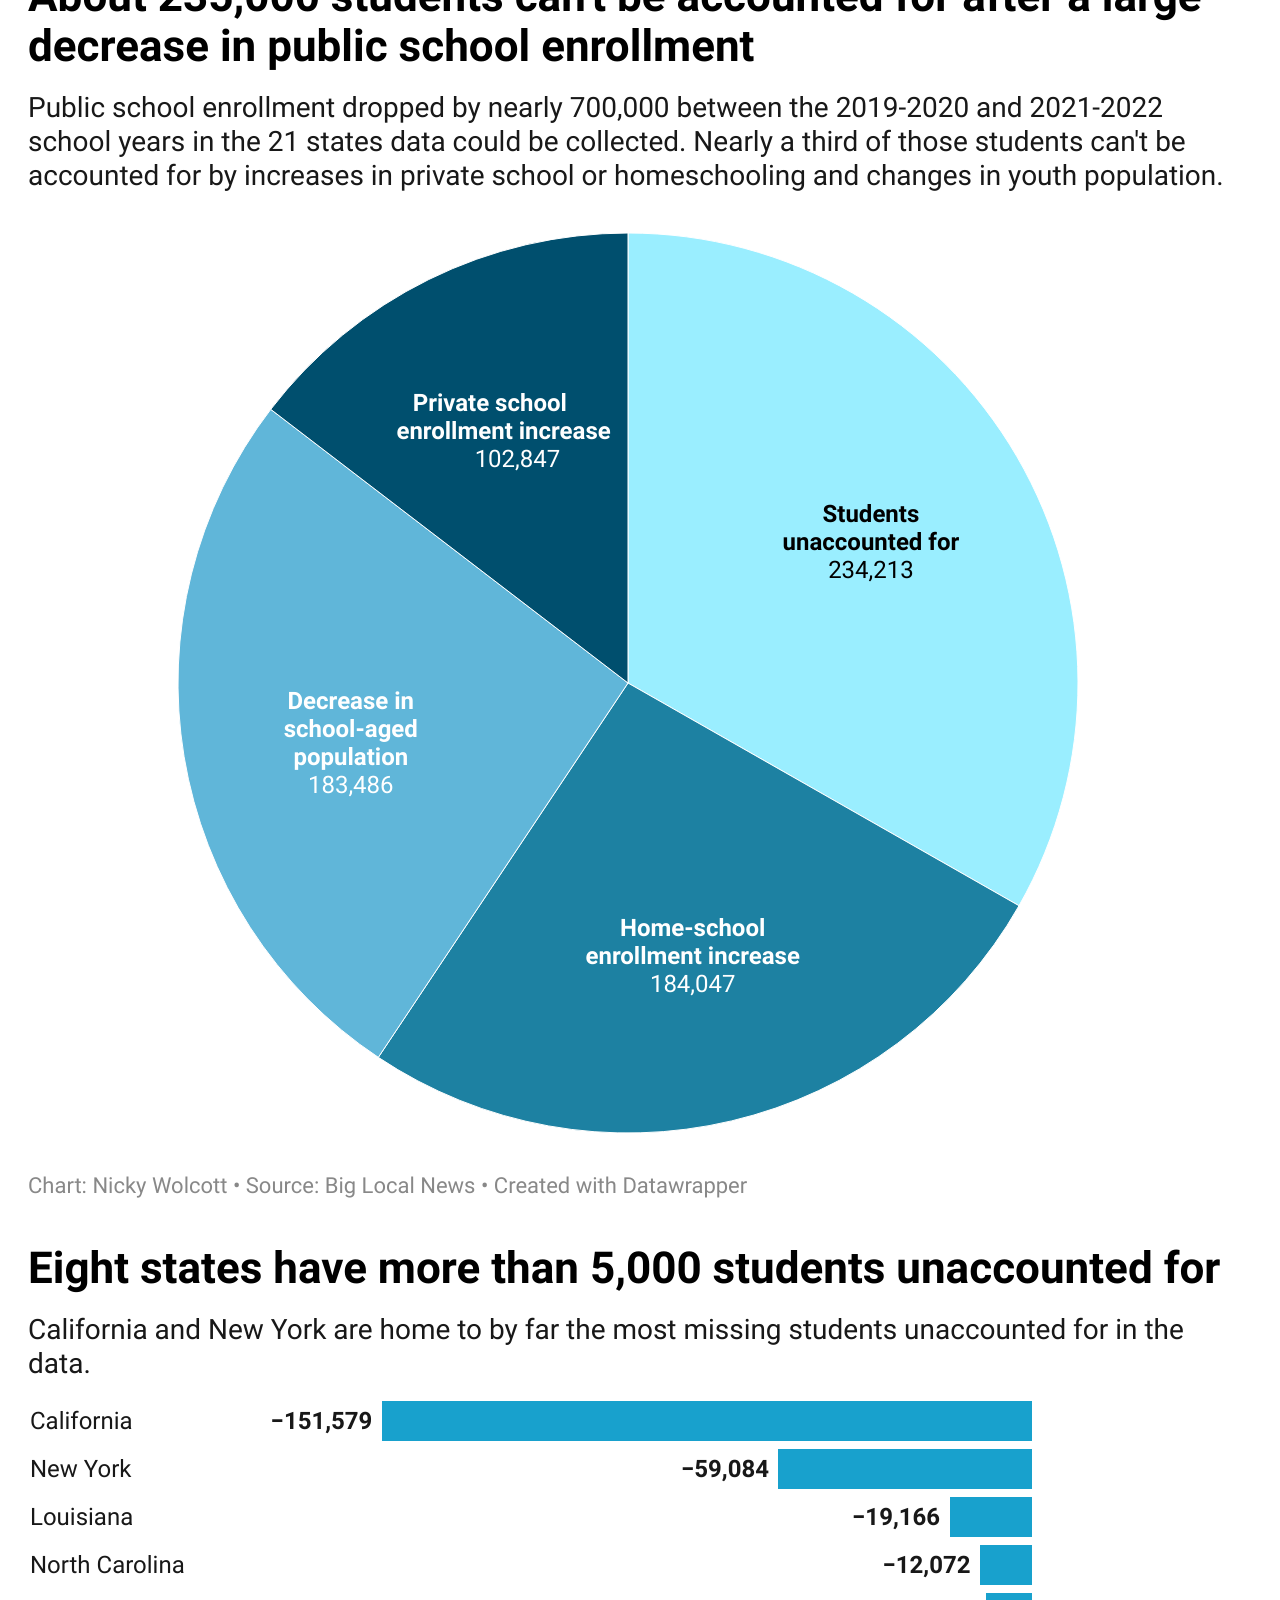
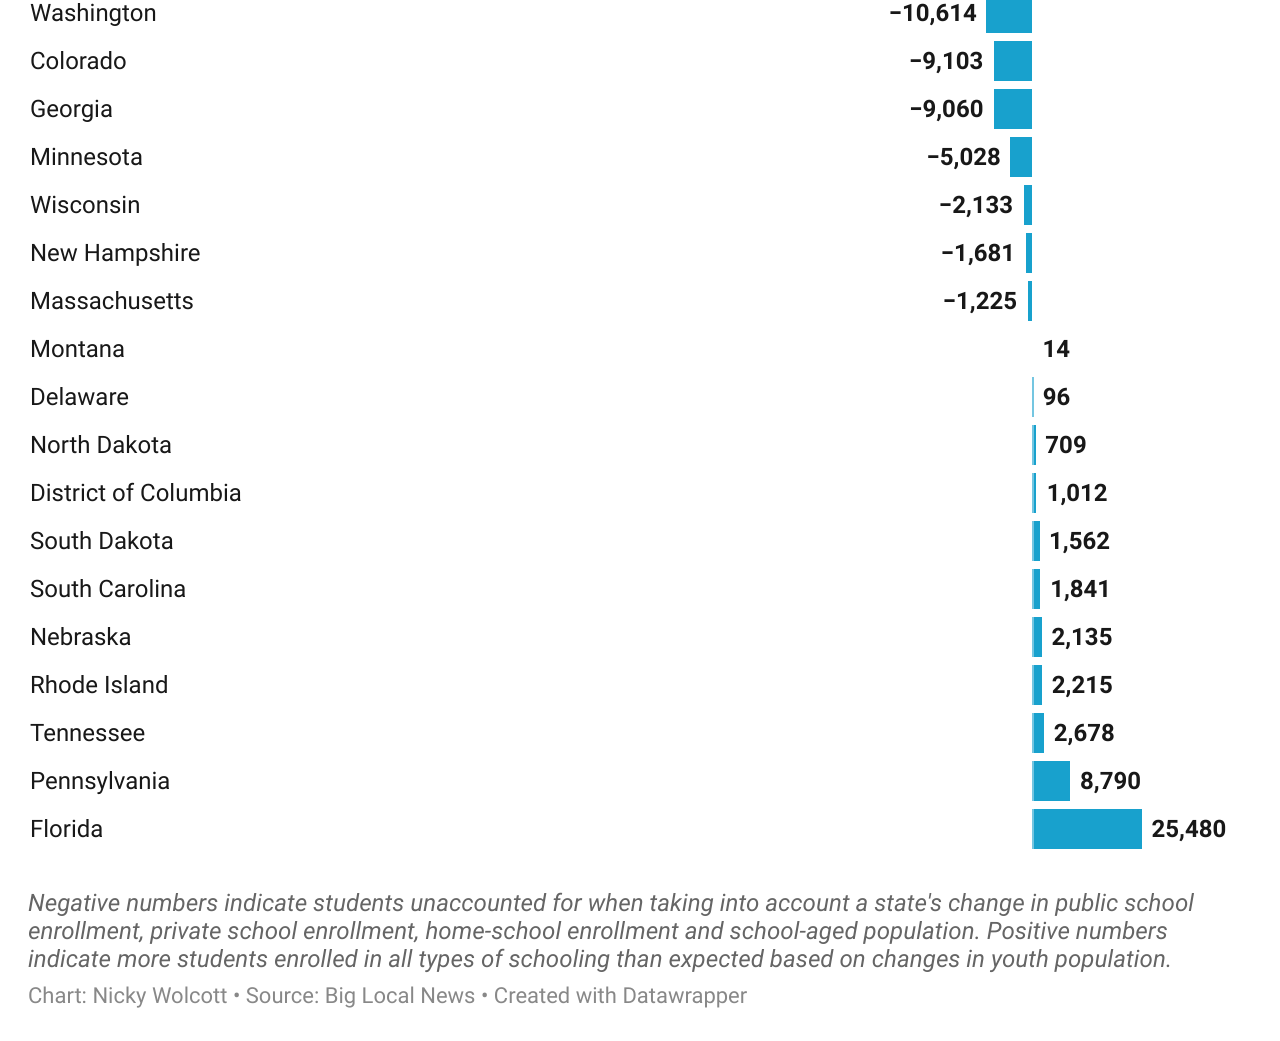
<file: data-viz-assignment/index.html>
<!doctype html>
<html lang="en">
    <head>
        <title>Bootstrap Template</title>
        <meta name="viewport" content="width=device-width, initial-scale=1, shrink-to-fit=no">
        <meta name="description" content="Merrill College of Journalism, UMD">
        <meta name="author" content="Nicky Wolcott">

         <!-- Bootstrap CSS and JavaScript -->
        <link href="https://cdn.jsdelivr.net/npm/bootstrap@5.3.2/dist/css/bootstrap.min.css" rel="stylesheet" integrity="sha384-T3c6CoIi6uLrA9TneNEoa7RxnatzjcDSCmG1MXxSR1GAsXEV/Dwwykc2MPK8M2HN" crossorigin="anonymous">
        <script src="https://cdn.jsdelivr.net/npm/bootstrap@5.3.2/dist/js/bootstrap.bundle.min.js" integrity="sha384-C6RzsynM9kWDrMNeT87bh95OGNyZPhcTNXj1NW7RuBCsyN/o0jlpcV8Qyq46cDfL" crossorigin="anonymous"></script>
        <link rel="stylesheet" href="https://cdn.jsdelivr.net/npm/bootstrap-icons@1.11.1/font/bootstrap-icons.css">
    </head>

    <body>
        <!-- Navbar start-->
        <nav class="navbar navbar-expand-lg bg-body-tertiary">
          <div class="container-fluid">
            <a class="navbar-brand" href="#">Navbar</a>
            <button class="navbar-toggler" type="button" data-bs-toggle="collapse" data-bs-target="#navbarSupportedContent" aria-controls="navbarSupportedContent" aria-expanded="false" aria-label="Toggle navigation">
              <span class="navbar-toggler-icon"></span>
            </button>
            <div class="collapse navbar-collapse" id="navbarSupportedContent">
              <ul class="navbar-nav me-auto mb-2 mb-lg-0">
                <li class="nav-item">
                  <a class="nav-link active" aria-current="page" href="#">Home</a>
                </li>
                <li class="nav-item">
                  <a class="nav-link" href="#">Link</a>
                </li>
                <li class="nav-item dropdown">
                  <a class="nav-link dropdown-toggle" href="#" role="button" 
                  data-bs-toggle="dropdown" aria-expanded="false">
                  Dropdown
                </a>
                <ul class="dropdown-menu">
                  <li><a class="dropdown-item" href="#">Action</a></li>
                  <li><a class="dropdown-item" href="#">Another action</a></li>
                  <li><hr class="dropdown-divider"></li>
                  <li><a class="dropdown-item" href="#">Something else here</a></li>
                </ul>
              </li>
              <li class="nav-item">
                <a class="nav-link disabled">Disabled</a>
              </li>
            </ul>
            <form class="d-flex" role="search">
              <input class="form-control me-2" type="search" placeholder="Search" aria-label="Search">
              <button class="btn btn-outline-success" type="submit">Search</button>
            </form>
          </div>
        </div>
      </nav>
      <!-- Navbar end-->
      <img src="map.png">
      <br>
      <img src="piechart.png">
      <br>
      <img src="barchart.png">
    </body>
</html>
</file>
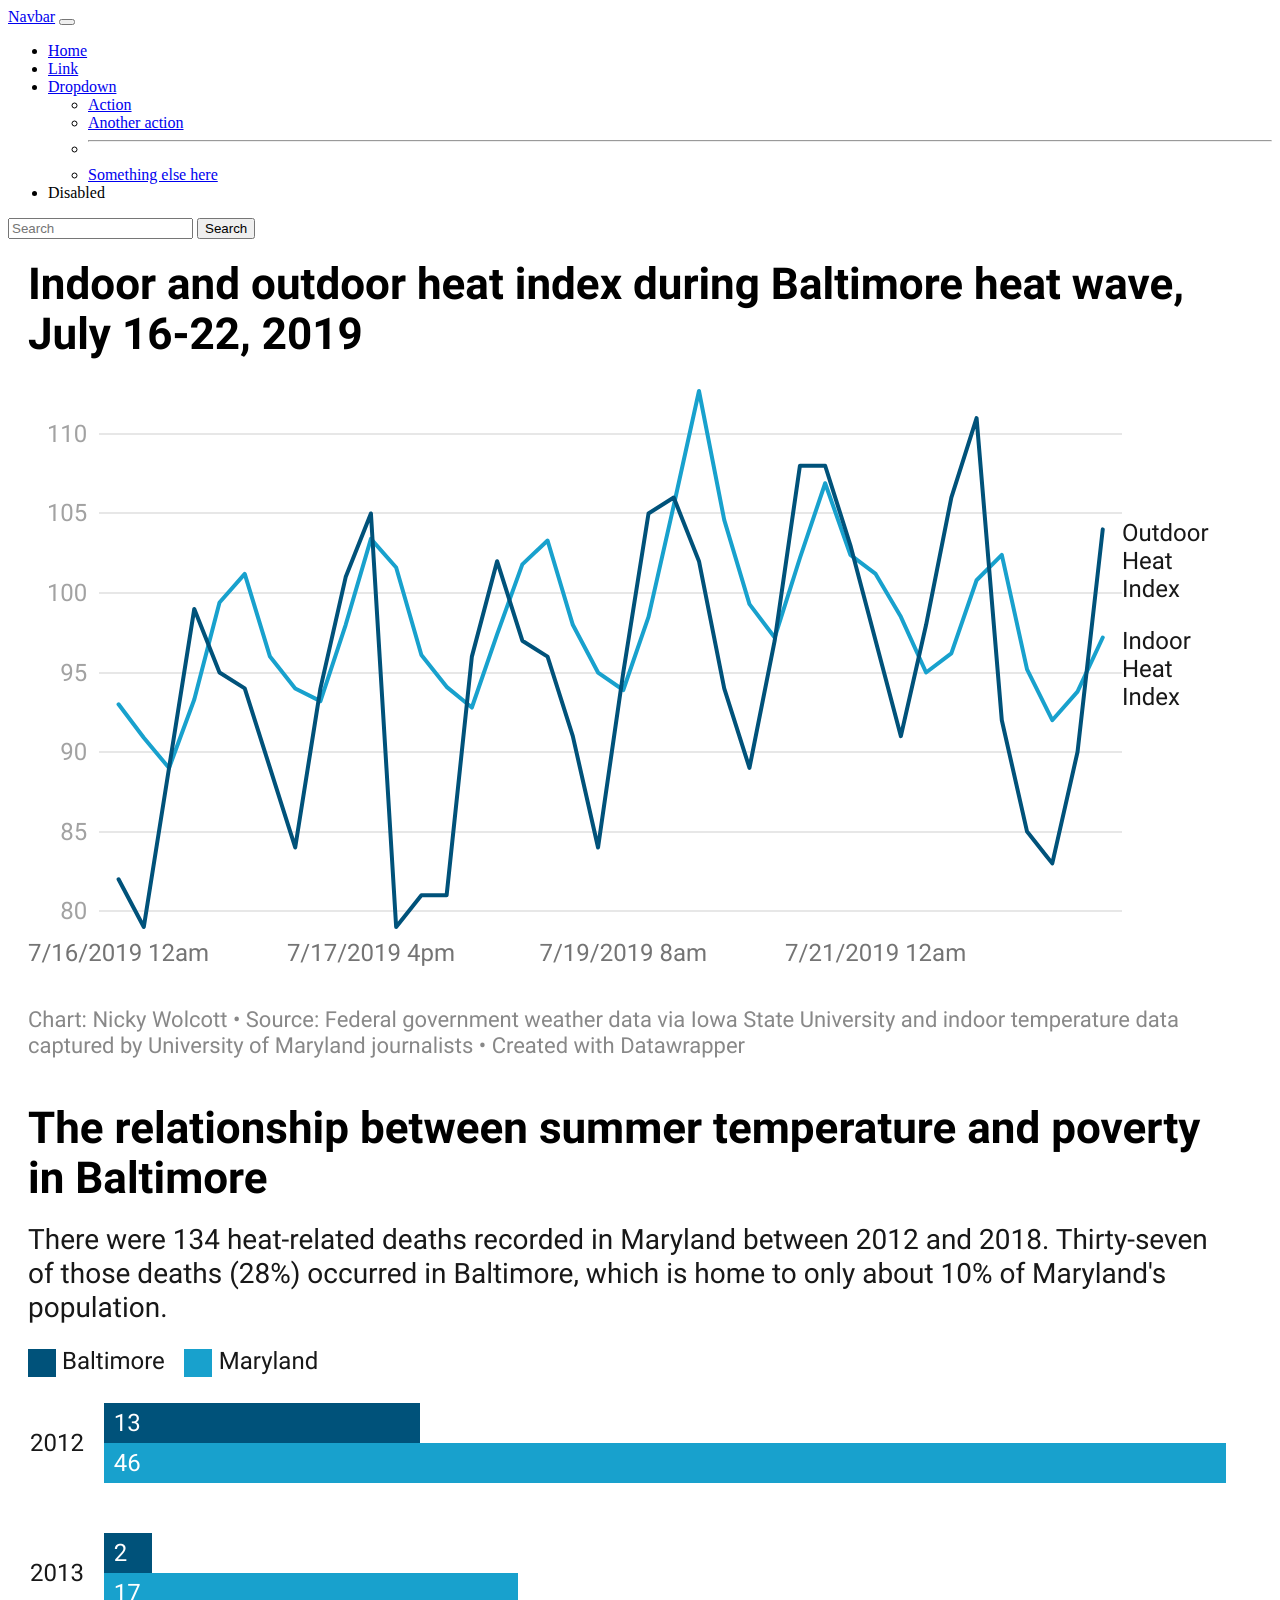
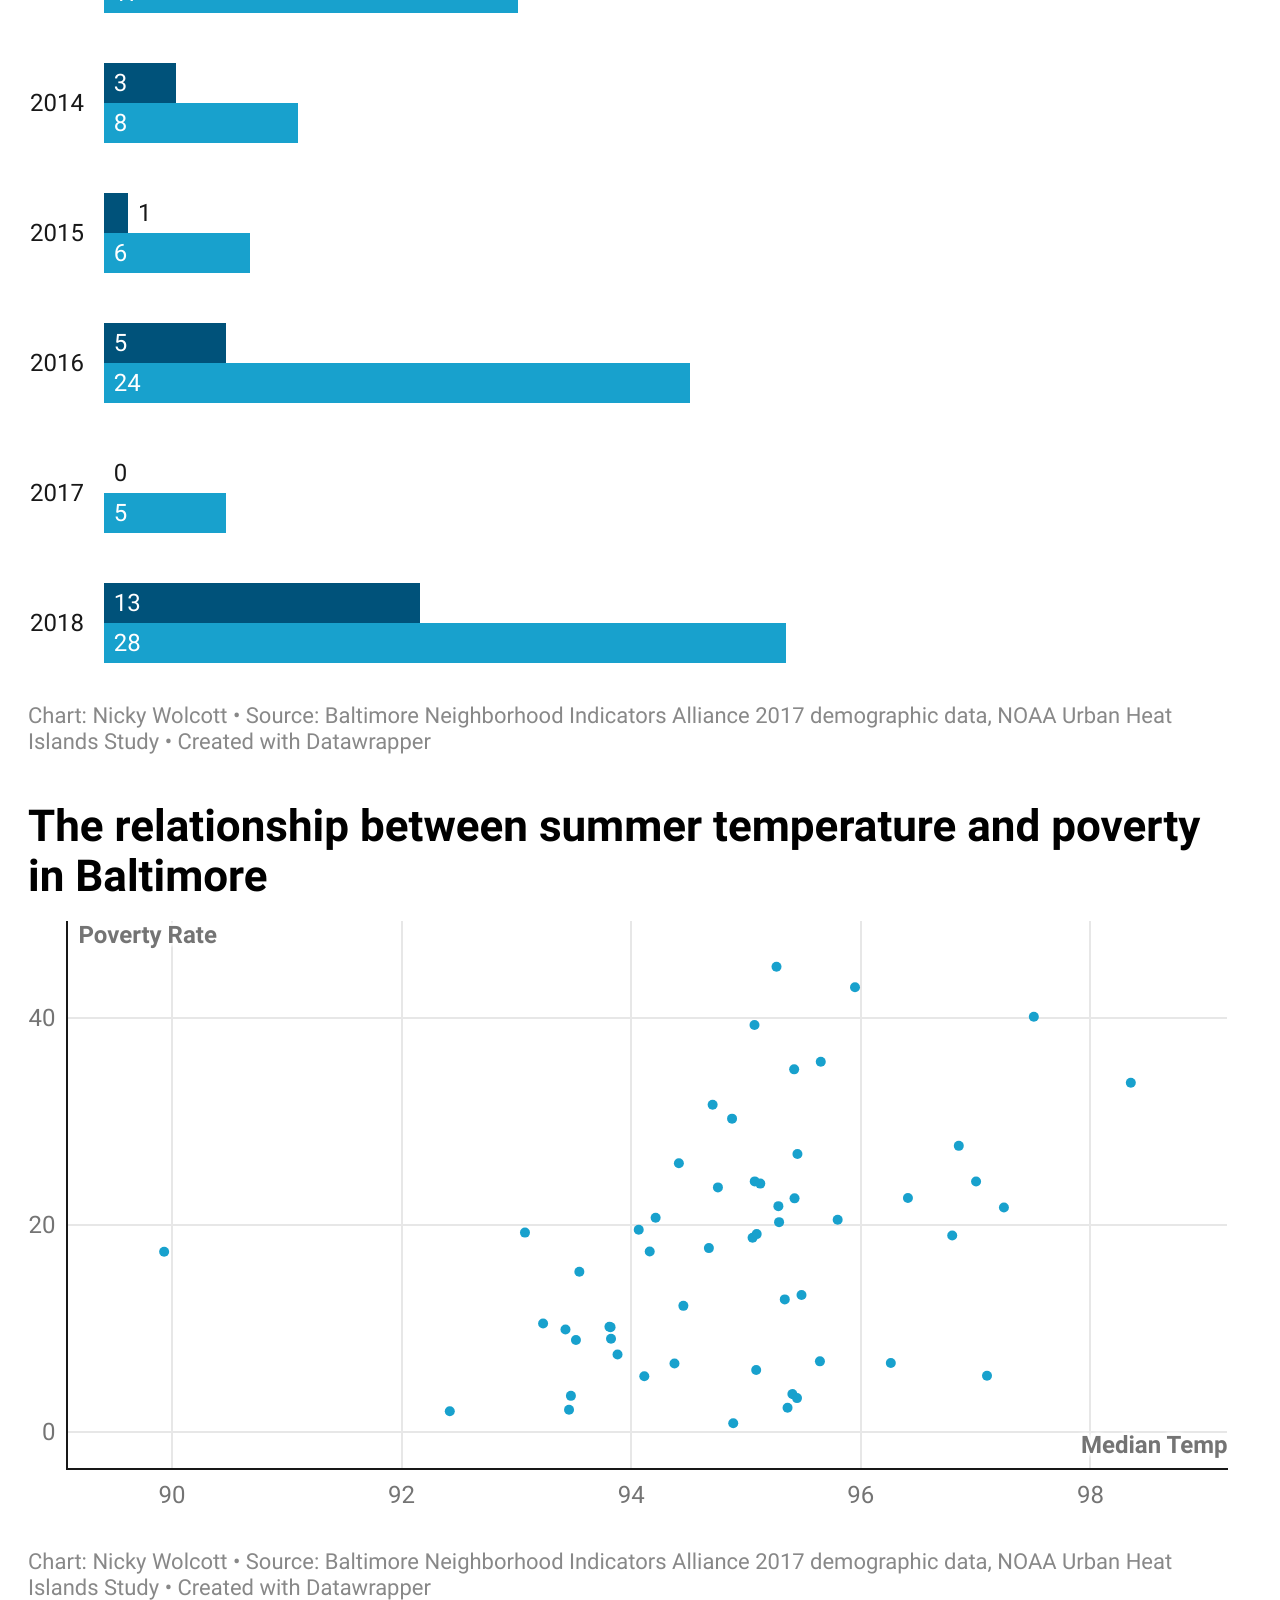
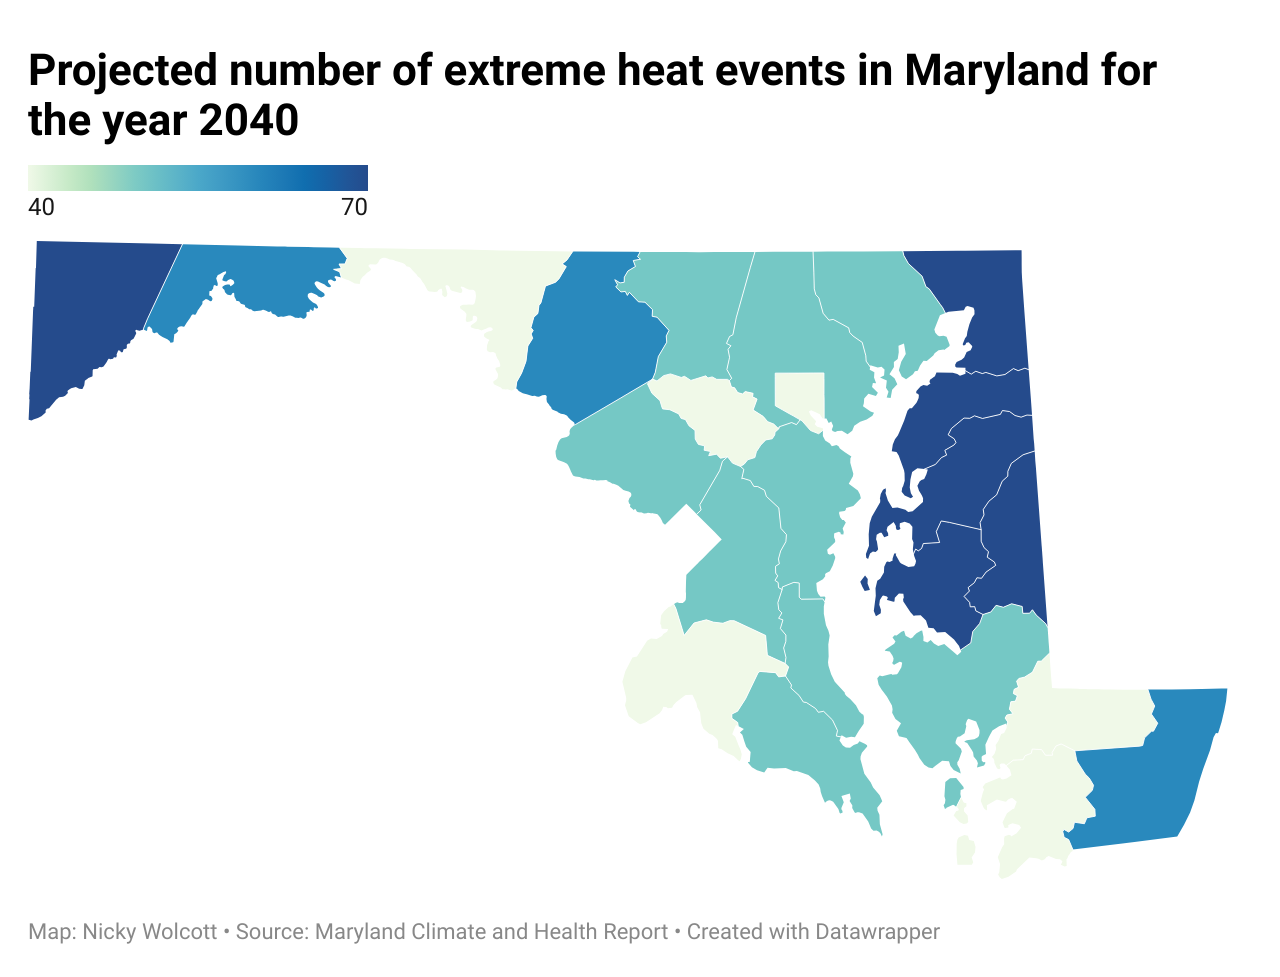
<file: data-viz-exercise/index.html>
<!doctype html>
<html lang="en">
    <head>
        <title>Data visualization exercise</title>
        <meta name="viewport" content="width=device-width, initial-scale=1, shrink-to-fit=no">
        <meta name="description" content="Merrill College of Journalism, UMD">
        <meta name="author" content="Nicky Wolcott">

         <!-- Bootstrap CSS and JavaScript -->
        <link href="https://cdn.jsdelivr.net/npm/bootstrap@5.3.2/dist/css/bootstrap.min.css" rel="stylesheet" integrity="sha384-T3c6CoIi6uLrA9TneNEoa7RxnatzjcDSCmG1MXxSR1GAsXEV/Dwwykc2MPK8M2HN" crossorigin="anonymous">
        <script src="https://cdn.jsdelivr.net/npm/bootstrap@5.3.2/dist/js/bootstrap.bundle.min.js" integrity="sha384-C6RzsynM9kWDrMNeT87bh95OGNyZPhcTNXj1NW7RuBCsyN/o0jlpcV8Qyq46cDfL" crossorigin="anonymous"></script>
        <link rel="stylesheet" href="https://cdn.jsdelivr.net/npm/bootstrap-icons@1.11.1/font/bootstrap-icons.css">
    </head>

    <body>
        <!-- Navbar start-->
        <nav class="navbar navbar-expand-lg bg-body-tertiary">
          <div class="container-fluid">
            <a class="navbar-brand" href="#">Navbar</a>
            <button class="navbar-toggler" type="button" data-bs-toggle="collapse" data-bs-target="#navbarSupportedContent" aria-controls="navbarSupportedContent" aria-expanded="false" aria-label="Toggle navigation">
              <span class="navbar-toggler-icon"></span>
            </button>
            <div class="collapse navbar-collapse" id="navbarSupportedContent">
              <ul class="navbar-nav me-auto mb-2 mb-lg-0">
                <li class="nav-item">
                  <a class="nav-link active" aria-current="page" href="#">Home</a>
                </li>
                <li class="nav-item">
                  <a class="nav-link" href="#">Link</a>
                </li>
                <li class="nav-item dropdown">
                  <a class="nav-link dropdown-toggle" href="#" role="button" 
                  data-bs-toggle="dropdown" aria-expanded="false">
                  Dropdown
                </a>
                <ul class="dropdown-menu">
                  <li><a class="dropdown-item" href="#">Action</a></li>
                  <li><a class="dropdown-item" href="#">Another action</a></li>
                  <li><hr class="dropdown-divider"></li>
                  <li><a class="dropdown-item" href="#">Something else here</a></li>
                </ul>
              </li>
              <li class="nav-item">
                <a class="nav-link disabled">Disabled</a>
              </li>
            </ul>
            <form class="d-flex" role="search">
              <input class="form-control me-2" type="search" placeholder="Search" aria-label="Search">
              <button class="btn btn-outline-success" type="submit">Search</button>
            </form>
          </div>
        </div>
      </nav>
      <!-- Navbar end-->
      <img src="7iPwJ-indoor-and-outdoor-heat-index-during-baltimore-heat-wave-july-16-22-2019.png">
      <br>
      <img src="1225D-the-relationship-between-summer-temperature-and-poverty-in-baltimore.png">
      <br>
      <img src="UXV7Q-the-relationship-between-summer-temperature-and-poverty-in-baltimore.png">
      <br>
      <img src="ovjhX-projected-number-of-extreme-heat-events-in-maryland-for-the-year-2040.png">
    </body>
</html>
</file>
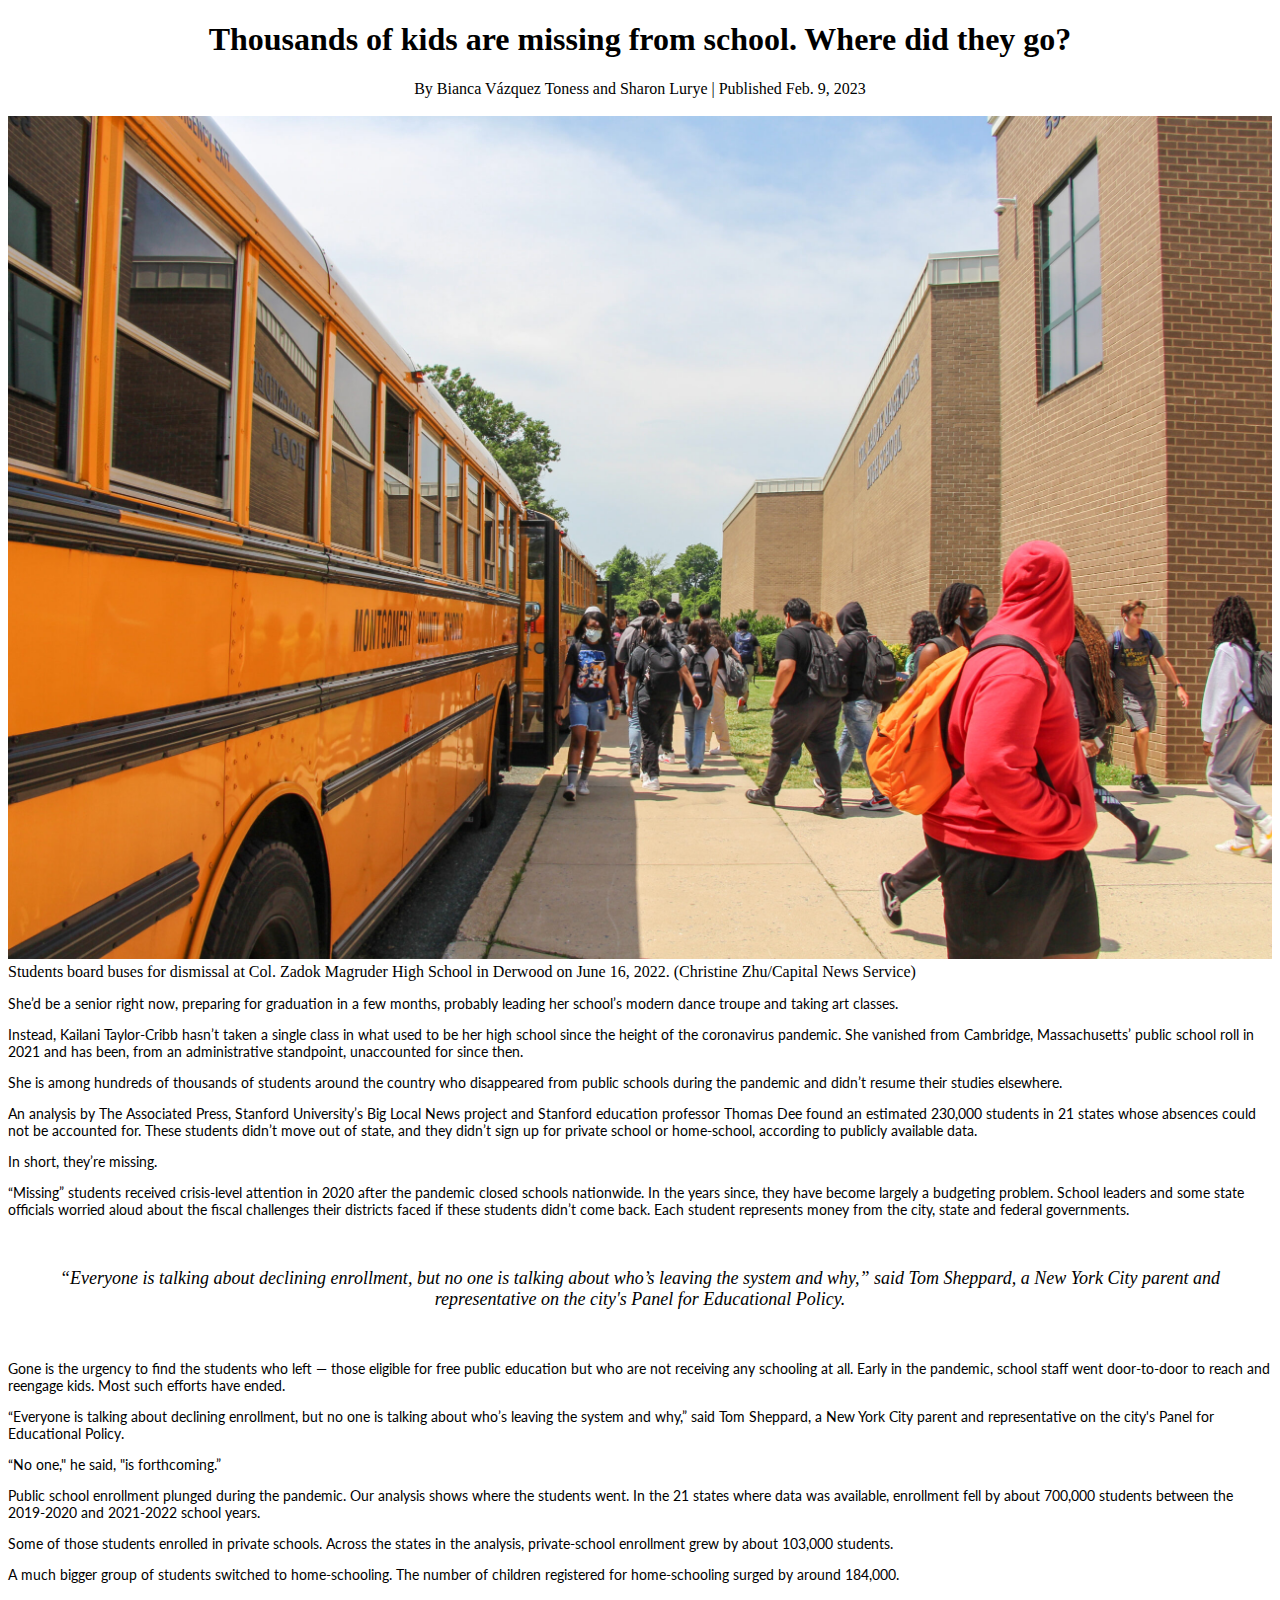
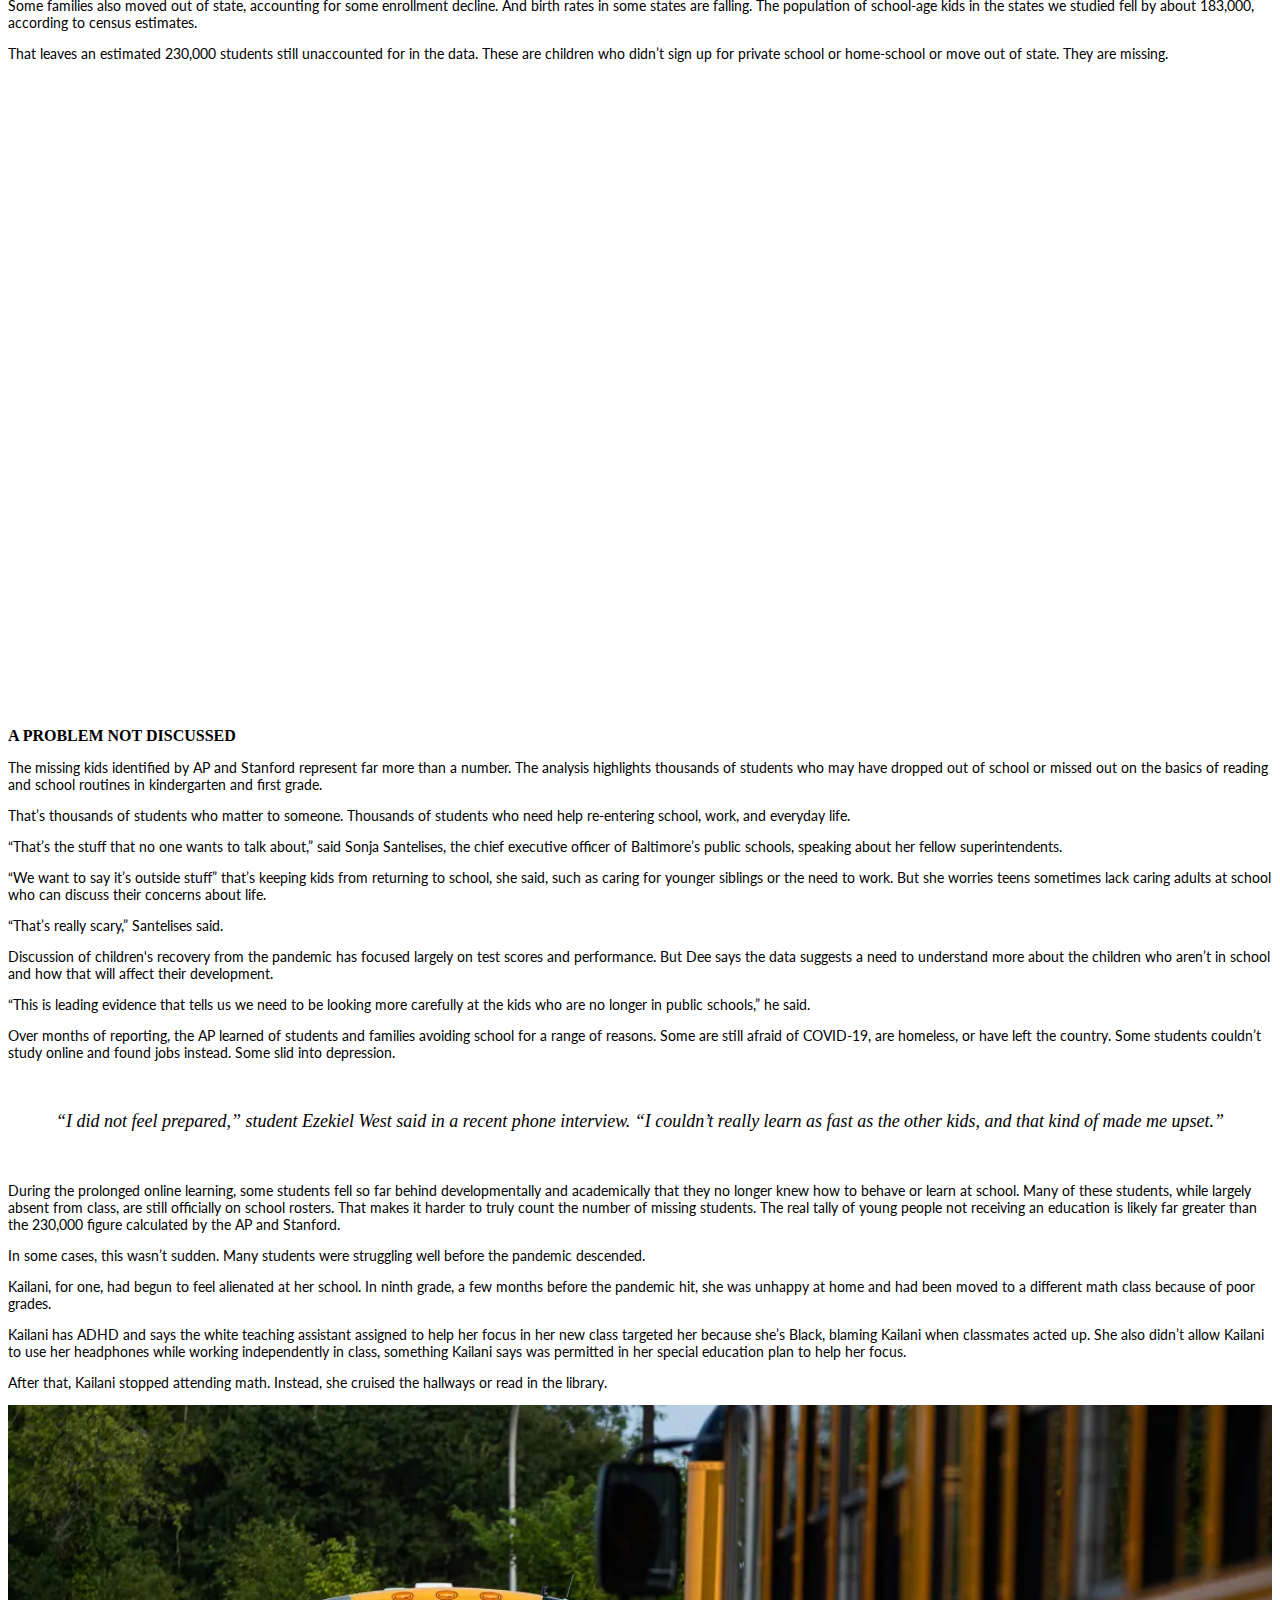
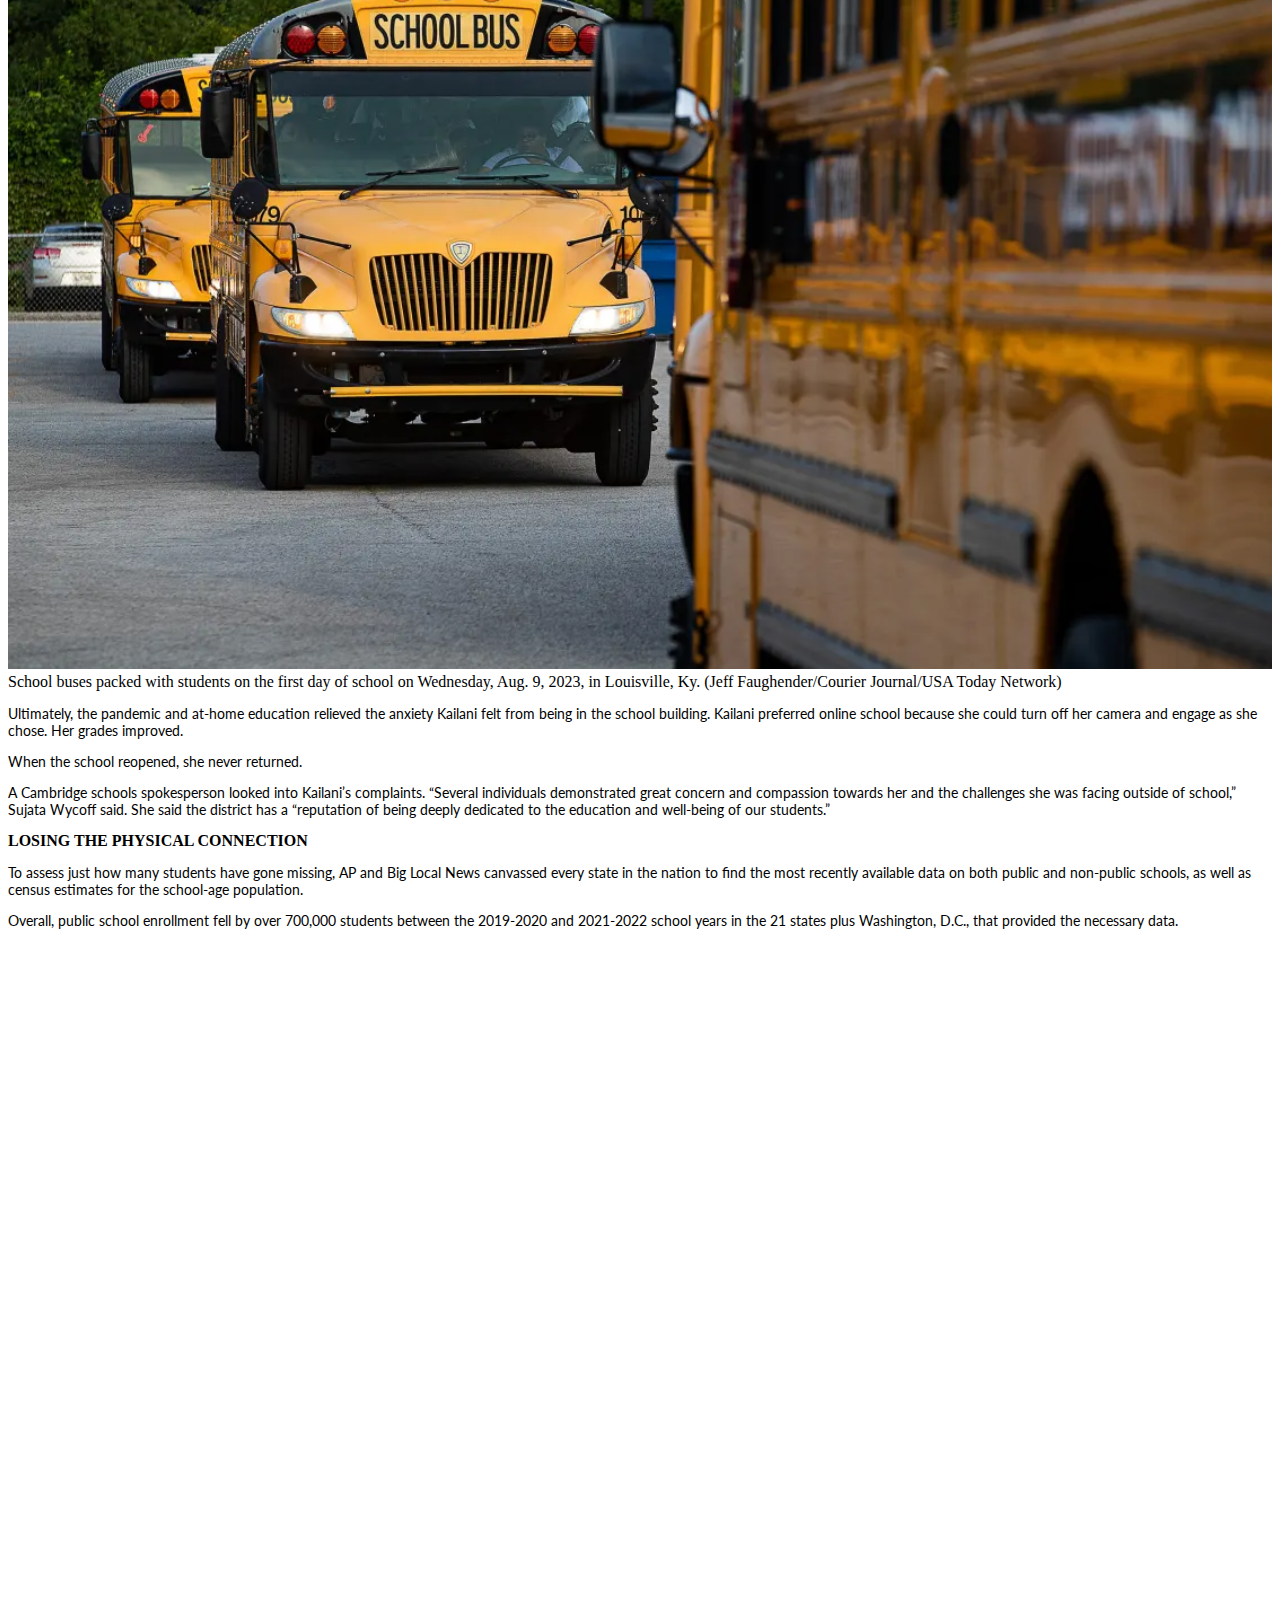
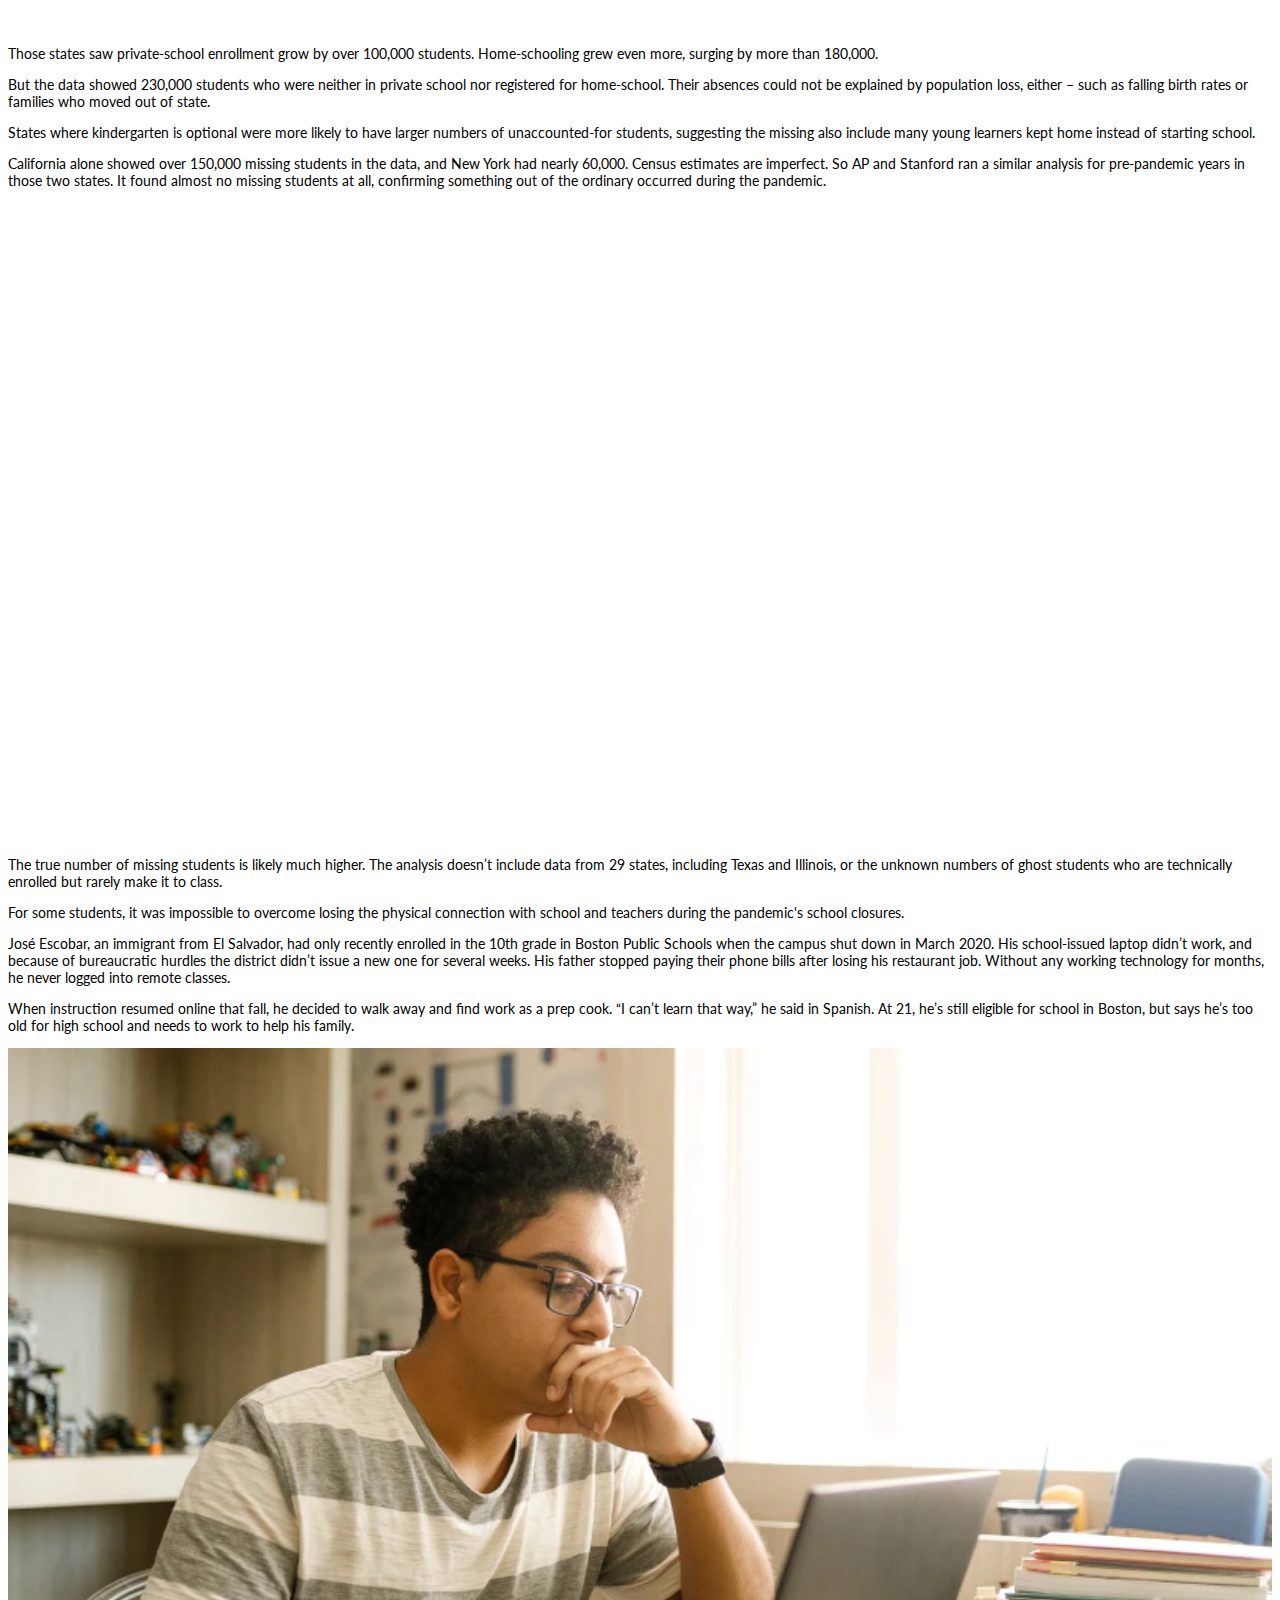
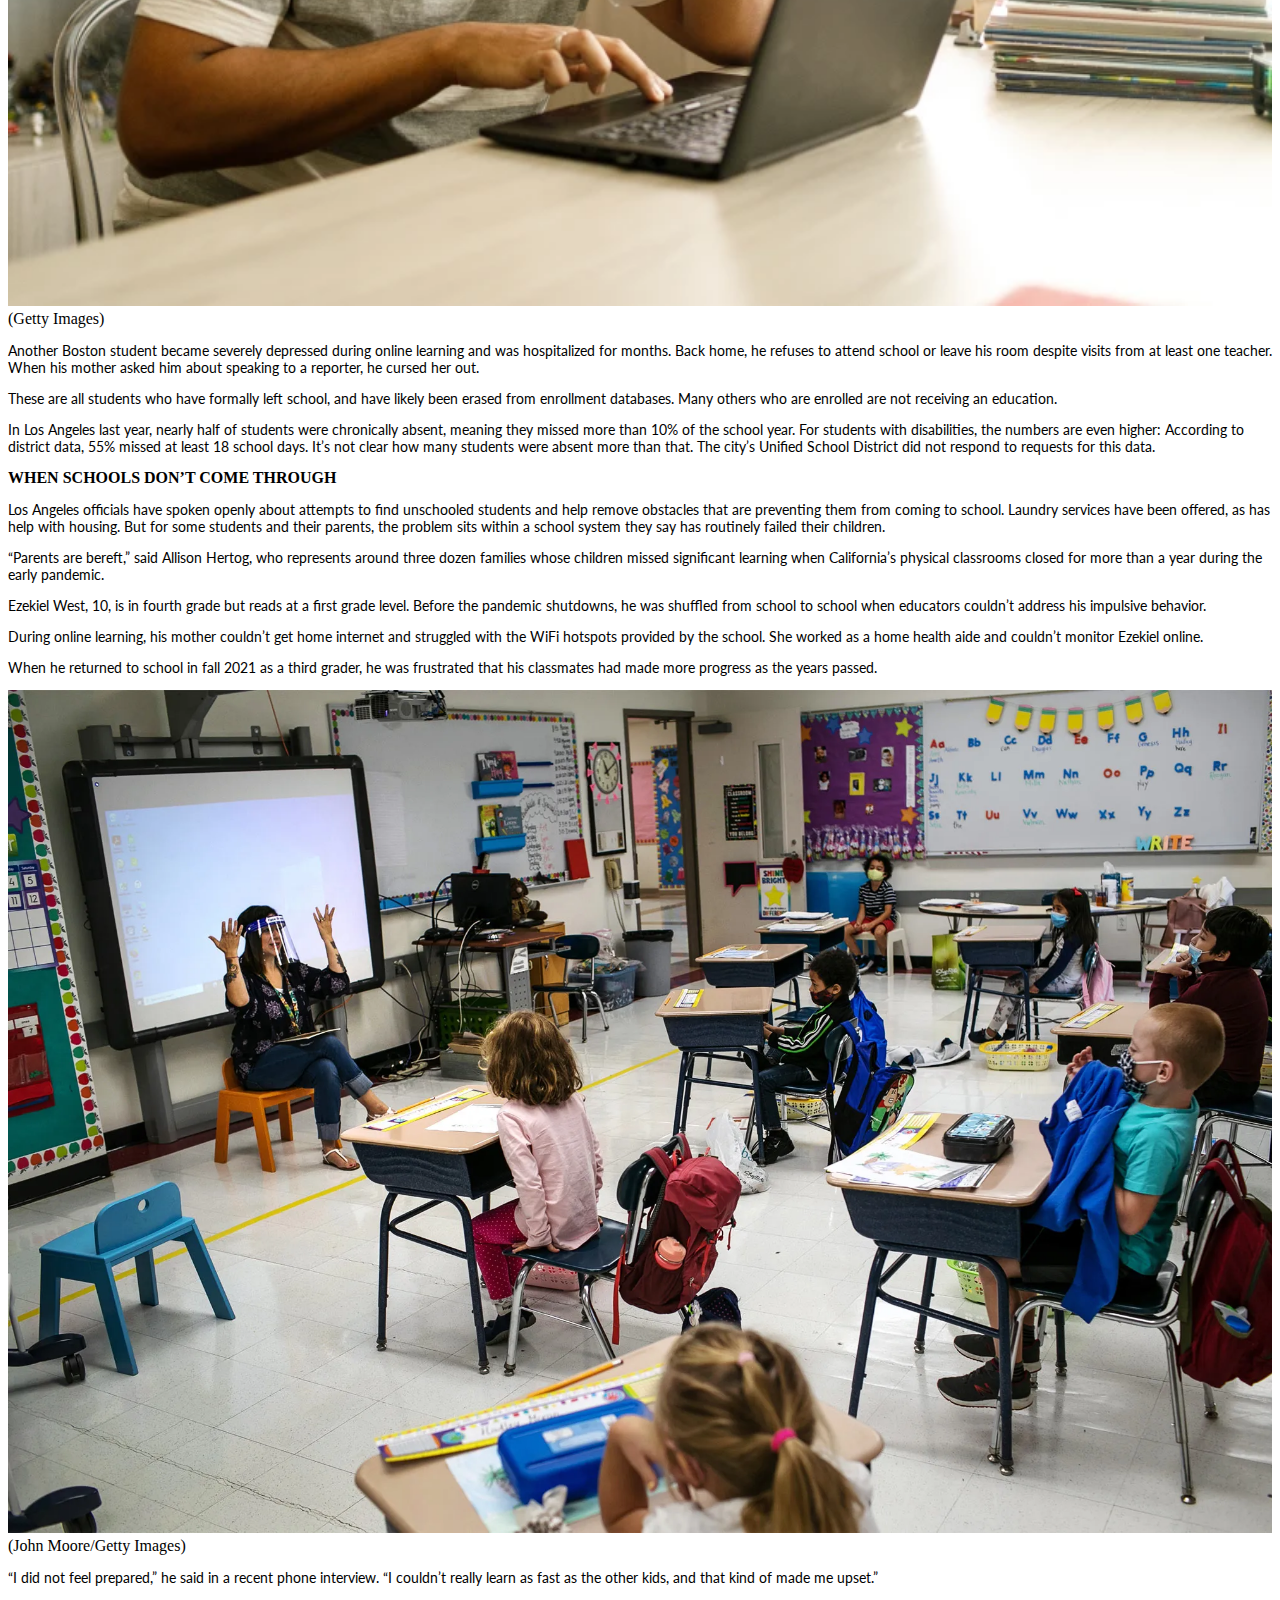
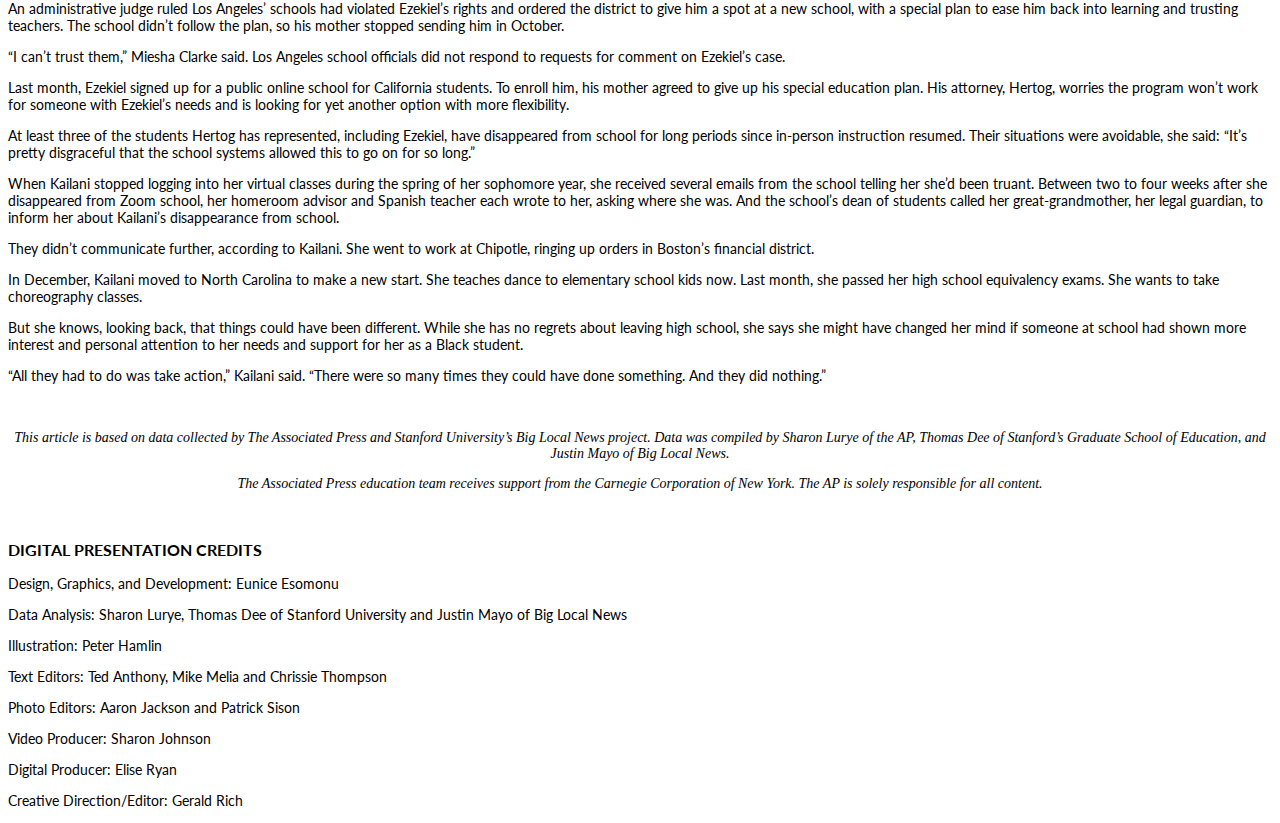
<file: data-viz-project/index.html>
<!DOCTYPE html>
<html lang="en">
<head>
    <meta charset="UTF-8">
    <meta name="viewport" content="width=device-width, initial-scale=1.0">
    <link href='https://fonts.googleapis.com/css?family=Lato' rel='stylesheet'>
    <title>Final Project</title>
    <link rel="stylesheet" type="text/css" href="style.css">
</head>
<body>
    <div class="container">
    <h1>Thousands of kids are missing from school. Where did they go?</h1>
    <div id="byline">By Bianca Vázquez Toness and Sharon Lurye | Published Feb. 9, 2023</div>
    <br>
    <img src="img02.jpeg" alt="Kids getting off a school bus">
    <br>
    <caption>Students board buses for dismissal at Col. Zadok Magruder High School in Derwood on June 16, 2022. (Christine Zhu/Capital News Service)</caption>
    <br>
    <p>She’d be a senior right now, preparing for graduation in a few months, probably leading her school’s modern dance troupe and taking art classes.</p>
    <p>Instead, Kailani Taylor-Cribb hasn’t taken a single class in what used to be her high school since the height of the coronavirus pandemic. She vanished from Cambridge, Massachusetts’ public school roll in 2021 and has been, from an administrative standpoint, unaccounted for since then.</p>
    <p>She is among hundreds of thousands of students around the country who disappeared from public schools during the pandemic and didn’t resume their studies elsewhere.</p>
    <p>An analysis by The Associated Press, Stanford University’s Big Local News project and Stanford education professor Thomas Dee found an estimated 230,000 students in 21 states whose absences could not be accounted for. These students didn’t move out of state, and they didn’t sign up for private school or home-school, according to publicly available data.</p>
    <p>In short, they’re missing.</p>
    <p>“Missing” students received crisis-level attention in 2020 after the pandemic closed schools nationwide. In the years since, they have become largely a budgeting problem. School leaders and some state officials worried aloud about the fiscal challenges their districts faced if these students didn’t come back. Each student represents money from the city, state and federal governments.</p>
    <br>
    <blockquote>“Everyone is talking about declining enrollment, but no one is talking about who’s leaving the system and why,” said Tom Sheppard, a New York City parent and representative on the city's Panel for Educational Policy.</blockquote>
    <br>
    <p>Gone is the urgency to find the students who left — those eligible for free public education but who are not receiving any schooling at all. Early in the pandemic, school staff went door-to-door to reach and reengage kids. Most such efforts have ended.</p>
    <p>“Everyone is talking about declining enrollment, but no one is talking about who’s leaving the system and why,” said Tom Sheppard, a New York City parent and representative on the city's Panel for Educational Policy.</p>
    <p>“No one," he said, "is forthcoming.”</p>
    <p>Public school enrollment plunged during the pandemic. Our analysis shows where the students went. In the 21 states where data was available, enrollment fell by about 700,000 students between the 2019-2020 and 2021-2022 school years.</p>
    <p>Some of those students enrolled in private schools. Across the states in the analysis, private-school enrollment grew by about 103,000 students.</p>
    <p>A much bigger group of students switched to home-schooling. The number of children registered for home-schooling surged by around 184,000.</p>
    <p>Some families also moved out of state, accounting for some enrollment decline. And birth rates in some states are falling. The population of school-age kids in the states we studied fell by about 183,000, according to census estimates.</p>
    <p>That leaves an estimated 230,000 students still unaccounted for in the data. These are children who didn’t sign up for private school or home-school or move out of state. They are missing.</p>
    <br> 
    <iframe title="About 235,000 students can't be accounted for after a large decrease in public school enrollment" aria-label="Pie Chart" id="datawrapper-chart-oBNPf" src="https://datawrapper.dwcdn.net/oBNPf/2/" scrolling="no" frameborder="0" style="width: 0; min-width: 100% !important; border: none;" height="616" data-external="1"></iframe><script type="text/javascript">!function(){"use strict";window.addEventListener("message",(function(a){if(void 0!==a.data["datawrapper-height"]){var e=document.querySelectorAll("iframe");for(var t in a.data["datawrapper-height"])for(var r=0;r<e.length;r++)if(e[r].contentWindow===a.source){var i=a.data["datawrapper-height"][t]+"px";e[r].style.height=i}}}))}();</script>
    <br>
    <h2>A PROBLEM NOT DISCUSSED</h2>
    <p>The missing kids identified by AP and Stanford represent far more than a number. The analysis highlights thousands of students who may have dropped out of school or missed out on the basics of reading and school routines in kindergarten and first grade.</p>
    <p>That’s thousands of students who matter to someone. Thousands of students who need help re-entering school, work, and everyday life.</p>
    <p>“That’s the stuff that no one wants to talk about,” said Sonja Santelises, the chief executive officer of Baltimore’s public schools, speaking about her fellow superintendents.</p>
    <p>“We want to say it’s outside stuff” that’s keeping kids from returning to school, she said, such as caring for younger siblings or the need to work. But she worries teens sometimes lack caring adults at school who can discuss their concerns about life.</p>
    <p>“That’s really scary,” Santelises said.</p>
    <p>Discussion of children's recovery from the pandemic has focused largely on test scores and performance. But Dee says the data suggests a need to understand more about the children who aren’t in school and how that will affect their development.</p>
    <p>“This is leading evidence that tells us we need to be looking more carefully at the kids who are no longer in public schools,” he said.</p>
    <p>Over months of reporting, the AP learned of students and families avoiding school for a range of reasons. Some are still afraid of COVID-19, are homeless, or have left the country. Some students couldn’t study online and found jobs instead. Some slid into depression.</p>
    <br>
    <blockquote>“I did not feel prepared,” student Ezekiel West said in a recent phone interview. “I couldn’t really learn as fast as the other kids, and that kind of made me upset.”</blockquote>
    <br>
    <p>During the prolonged online learning, some students fell so far behind developmentally and academically that they no longer knew how to behave or learn at school. Many of these students, while largely absent from class, are still officially on school rosters. That makes it harder to truly count the number of missing students. The real tally of young people not receiving an education is likely far greater than the 230,000 figure calculated by the AP and Stanford.</p>
    <p>In some cases, this wasn’t sudden. Many students were struggling well before the pandemic descended.</p>
    <p>Kailani, for one, had begun to feel alienated at her school. In ninth grade, a few months before the pandemic hit, she was unhappy at home and had been moved to a different math class because of poor grades.</p>
    <p>Kailani has ADHD and says the white teaching assistant assigned to help her focus in her new class targeted her because she’s Black, blaming Kailani when classmates acted up. She also didn’t allow Kailani to use her headphones while working independently in class, something Kailani says was permitted in her special education plan to help her focus.</p>
    <p>After that, Kailani stopped attending math. Instead, she cruised the hallways or read in the library.</p>
    <img src="img01.webp" alt="School buses">
    <br>
    <caption>School buses packed with students on the first day of school on Wednesday, Aug. 9, 2023, in Louisville, Ky. (Jeff Faughender/Courier Journal/USA Today Network)</caption>
    <br>
    <p>Ultimately, the pandemic and at-home education relieved the anxiety Kailani felt from being in the school building. Kailani preferred online school because she could turn off her camera and engage as she chose. Her grades improved.</p>
    <p>When the school reopened, she never returned.</p>
    <p>A Cambridge schools spokesperson looked into Kailani’s complaints. “Several individuals demonstrated great concern and compassion towards her and the challenges she was facing outside of school,” Sujata Wycoff said. She said the district has a “reputation of being deeply dedicated to the education and well-being of our students.”</p>
    <h2>LOSING THE PHYSICAL CONNECTION</h2>
    <p>To assess just how many students have gone missing, AP and Big Local News canvassed every state in the nation to find the most recently available data on both public and non-public schools, as well as census estimates for the school-age population.</p>
    <p>Overall, public school enrollment fell by over 700,000 students between the 2019-2020 and 2021-2022 school years in the 21 states plus Washington, D.C., that provided the necessary data.</p>
    <iframe title="Eight states have more than 5,000 students unaccounted for" aria-label="Stacked Bars" id="datawrapper-chart-43d78" src="https://datawrapper.dwcdn.net/43d78/1/" scrolling="no" frameborder="0" style="width: 0; min-width: 100% !important; border: none;" height="684" data-external="1"></iframe><script type="text/javascript">!function(){"use strict";window.addEventListener("message",(function(a){if(void 0!==a.data["datawrapper-height"]){var e=document.querySelectorAll("iframe");for(var t in a.data["datawrapper-height"])for(var r=0;r<e.length;r++)if(e[r].contentWindow===a.source){var i=a.data["datawrapper-height"][t]+"px";e[r].style.height=i}}}))}();</script>
    <p>Those states saw private-school enrollment grow by over 100,000 students. Home-schooling grew even more, surging by more than 180,000.</p>
    <p>But the data showed 230,000 students who were neither in private school nor registered for home-school. Their absences could not be explained by population loss, either – such as falling birth rates or families who moved out of state.</p>
    <p>States where kindergarten is optional were more likely to have larger numbers of unaccounted-for students, suggesting the missing also include many young learners kept home instead of starting school.</p>
    <p>California alone showed over 150,000 missing students in the data, and New York had nearly 60,000. Census estimates are imperfect. So AP and Stanford ran a similar analysis for pre-pandemic years in those two states. It found almost no missing students at all, confirming something out of the ordinary occurred during the pandemic.</p>
    <iframe title="New York and California accounted for most of the 230,000 missing students" aria-label="Map" id="datawrapper-chart-Yok1w" src="https://datawrapper.dwcdn.net/Yok1w/2/" scrolling="no" frameborder="0" style="width: 0; min-width: 100% !important; border: none;" height="635" data-external="1"></iframe><script type="text/javascript">!function(){"use strict";window.addEventListener("message",(function(a){if(void 0!==a.data["datawrapper-height"]){var e=document.querySelectorAll("iframe");for(var t in a.data["datawrapper-height"])for(var r=0;r<e.length;r++)if(e[r].contentWindow===a.source){var i=a.data["datawrapper-height"][t]+"px";e[r].style.height=i}}}))}();</script>
    <p>The true number of missing students is likely much higher. The analysis doesn’t include data from 29 states, including Texas and Illinois, or the unknown numbers of ghost students who are technically enrolled but rarely make it to class.</p>
    <p>For some students, it was impossible to overcome losing the physical connection with school and teachers during the pandemic's school closures.</p>
    <p>José Escobar, an immigrant from El Salvador, had only recently enrolled in the 10th grade in Boston Public Schools when the campus shut down in March 2020. His school-issued laptop didn’t work, and because of bureaucratic hurdles the district didn’t issue a new one for several weeks. His father stopped paying their phone bills after losing his restaurant job. Without any working technology for months, he never logged into remote classes.</p>
    <p>When instruction resumed online that fall, he decided to walk away and find work as a prep cook. “I can’t learn that way,” he said in Spanish. At 21, he’s still eligible for school in Boston, but says he’s too old for high school and needs to work to help his family.</p>
    <img src="img04.webp" alt="Student on computer">
    <br>
    <caption>(Getty Images)</caption>
    <br>
    <p>Another Boston student became severely depressed during online learning and was hospitalized for months. Back home, he refuses to attend school or leave his room despite visits from at least one teacher. When his mother asked him about speaking to a reporter, he cursed her out.</p>
    <p>These are all students who have formally left school, and have likely been erased from enrollment databases. Many others who are enrolled are not receiving an education.</p>
    <p>In Los Angeles last year, nearly half of students were chronically absent, meaning they missed more than 10% of the school year. For students with disabilities, the numbers are even higher: According to district data, 55% missed at least 18 school days. It’s not clear how many students were absent more than that. The city’s Unified School District did not respond to requests for this data.</p>
    <h2>WHEN SCHOOLS DON’T COME THROUGH</h2>
    <p>Los Angeles officials have spoken openly about attempts to find unschooled students and help remove obstacles that are preventing them from coming to school. Laundry services have been offered, as has help with housing. But for some students and their parents, the problem sits within a school system they say has routinely failed their children.</p>
    <p>“Parents are bereft,” said Allison Hertog, who represents around three dozen families whose children missed significant learning when California’s physical classrooms closed for more than a year during the early pandemic.</p>
    <p>Ezekiel West, 10, is in fourth grade but reads at a first grade level. Before the pandemic shutdowns, he was shuffled from school to school when educators couldn’t address his impulsive behavior.</p>
    <p>During online learning, his mother couldn’t get home internet and struggled with the WiFi hotspots provided by the school. She worked as a home health aide and couldn’t monitor Ezekiel online.</p>
    <p>When he returned to school in fall 2021 as a third grader, he was frustrated that his classmates had made more progress as the years passed.</p>
    <img src="img03.webp" alt="Students in classroom">
    <br>
    <caption>(John Moore/Getty Images)</caption>
    <br>
    <p>“I did not feel prepared,” he said in a recent phone interview. “I couldn’t really learn as fast as the other kids, and that kind of made me upset.”</p>
    <p>An administrative judge ruled Los Angeles’ schools had violated Ezekiel’s rights and ordered the district to give him a spot at a new school, with a special plan to ease him back into learning and trusting teachers. The school didn’t follow the plan, so his mother stopped sending him in October.</p>
    <p>“I can’t trust them,” Miesha Clarke said. Los Angeles school officials did not respond to requests for comment on Ezekiel’s case.</p>
    <p>Last month, Ezekiel signed up for a public online school for California students. To enroll him, his mother agreed to give up his special education plan. His attorney, Hertog, worries the program won’t work for someone with Ezekiel’s needs and is looking for yet another option with more flexibility.</p>
    <p>At least three of the students Hertog has represented, including Ezekiel, have disappeared from school for long periods since in-person instruction resumed. Their situations were avoidable, she said: “It’s pretty disgraceful that the school systems allowed this to go on for so long.”</p>
    <p>When Kailani stopped logging into her virtual classes during the spring of her sophomore year, she received several emails from the school telling her she’d been truant. Between two to four weeks after she disappeared from Zoom school, her homeroom advisor and Spanish teacher each wrote to her, asking where she was. And the school’s dean of students called her great-grandmother, her legal guardian, to inform her about Kailani’s disappearance from school.</p>
    <p>They didn’t communicate further, according to Kailani. She went to work at Chipotle, ringing up orders in Boston’s financial district.</p>
    <p>In December, Kailani moved to North Carolina to make a new start. She teaches dance to elementary school kids now. Last month, she passed her high school equivalency exams. She wants to take choreography classes.</p>
    <p>But she knows, looking back, that things could have been different. While she has no regrets about leaving high school, she says she might have changed her mind if someone at school had shown more interest and personal attention to her needs and support for her as a Black student.</p>
    <p>“All they had to do was take action,” Kailani said. “There were so many times they could have done something. And they did nothing.”</p>
    <br>
    <p class="bottom">This article is based on data collected by The Associated Press and Stanford University’s Big Local News project. Data was compiled by Sharon Lurye of the AP, Thomas Dee of Stanford’s Graduate School of Education, and Justin Mayo of Big Local News.</p>
    <p class="bottom">The Associated Press education team receives support from the Carnegie Corporation of New York. The AP is solely responsible for all content.</p>
    <br>
    <p id="bottomhed">DIGITAL PRESENTATION CREDITS</p>
    <p class="bottomcred">Design, Graphics, and Development: Eunice Esomonu</p>
    <p class="bottomcred">Data Analysis: Sharon Lurye, Thomas Dee of Stanford University and Justin Mayo of Big Local News</p>
    <p class="bottomcred">Illustration: Peter Hamlin</p>
    <p class="bottomcred">Text Editors: Ted Anthony, Mike Melia and Chrissie Thompson</p>
    <p class="bottomcred">Photo Editors: Aaron Jackson and Patrick Sison</p>
    <p class="bottomcred">Video Producer: Sharon Johnson</p>
    <p class="bottomcred">Digital Producer: Elise Ryan</p>
    <p class="bottomcred">Creative Direction/Editor: Gerald Rich</p>
    </div>
</body>
</html>
</file>
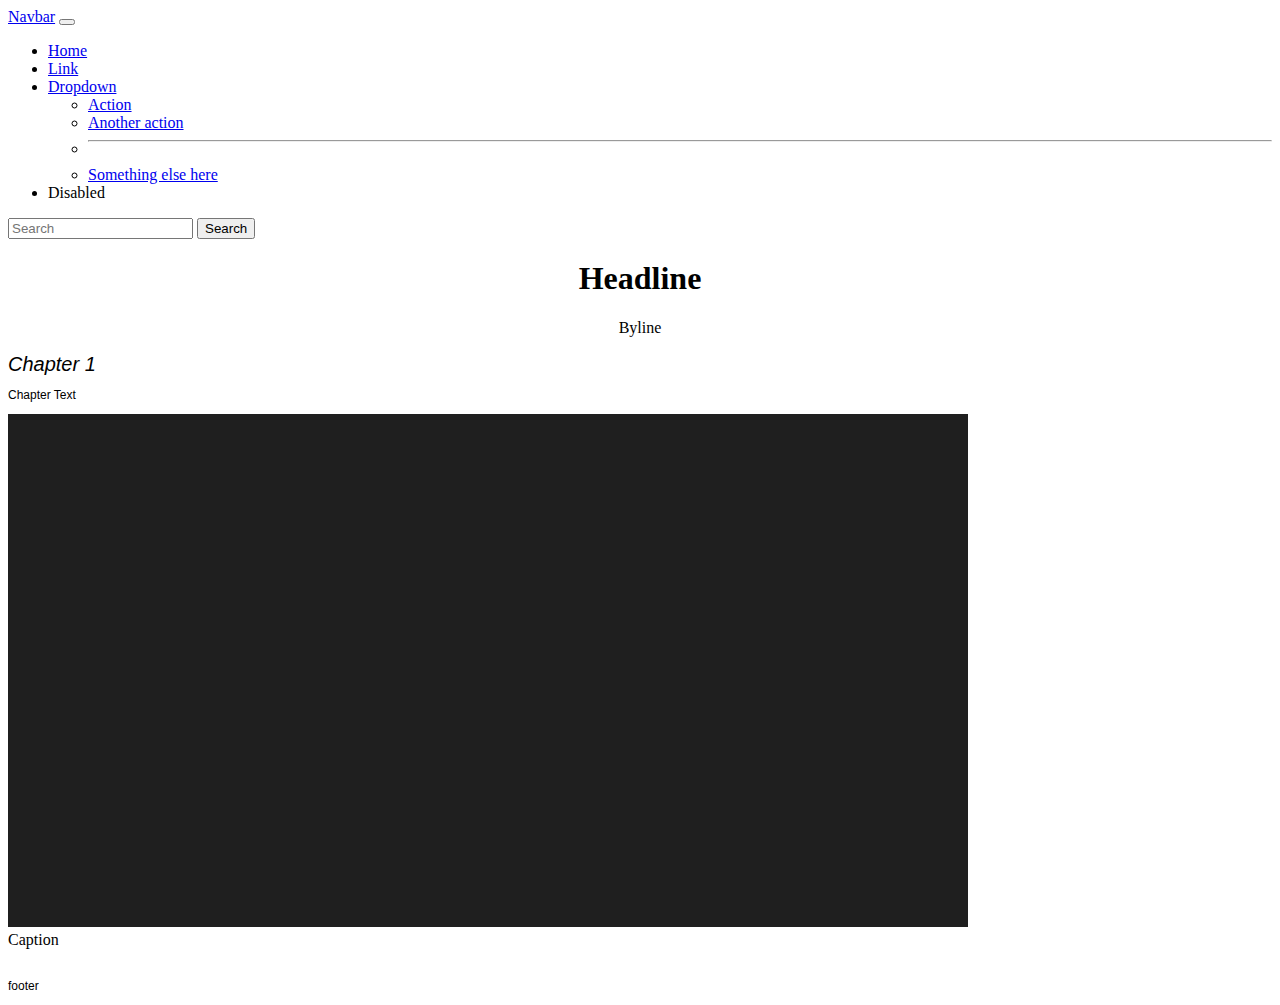
<file: html-frame/index.html>
<!doctype html>
<html lang="en">
    <head>
        <title>HTML Frame</title>
        <link rel="stylesheet" type="text/css" href="style.css">
        <meta name="viewport" content="width=device-width, initial-scale=1, shrink-to-fit=no">
        <meta name="description" content="Merrill College of Journalism, UMD">
        <meta name="author" content="Nicky Wolcott">

         <!-- Bootstrap CSS and JavaScript -->
        <link href="https://cdn.jsdelivr.net/npm/bootstrap@5.3.2/dist/css/bootstrap.min.css" rel="stylesheet" integrity="sha384-T3c6CoIi6uLrA9TneNEoa7RxnatzjcDSCmG1MXxSR1GAsXEV/Dwwykc2MPK8M2HN" crossorigin="anonymous">
        <script src="https://cdn.jsdelivr.net/npm/bootstrap@5.3.2/dist/js/bootstrap.bundle.min.js" integrity="sha384-C6RzsynM9kWDrMNeT87bh95OGNyZPhcTNXj1NW7RuBCsyN/o0jlpcV8Qyq46cDfL" crossorigin="anonymous"></script>
        <link rel="stylesheet" href="https://cdn.jsdelivr.net/npm/bootstrap-icons@1.11.1/font/bootstrap-icons.css">
    </head>

    <body>
        <!-- Navbar start-->
        <nav class="navbar navbar-expand-lg bg-body-tertiary">
          <div class="container-fluid">
            <a class="navbar-brand" href="#">Navbar</a>
            <button class="navbar-toggler" type="button" data-bs-toggle="collapse" data-bs-target="#navbarSupportedContent" aria-controls="navbarSupportedContent" aria-expanded="false" aria-label="Toggle navigation">
              <span class="navbar-toggler-icon"></span>
            </button>
            <div class="collapse navbar-collapse" id="navbarSupportedContent">
              <ul class="navbar-nav me-auto mb-2 mb-lg-0">
                <li class="nav-item">
                  <a class="nav-link active" aria-current="page" href="#">Home</a>
                </li>
                <li class="nav-item">
                  <a class="nav-link" href="#">Link</a>
                </li>
                <li class="nav-item dropdown">
                  <a class="nav-link dropdown-toggle" href="#" role="button" 
                  data-bs-toggle="dropdown" aria-expanded="false">
                  Dropdown
                </a>
                <ul class="dropdown-menu">
                  <li><a class="dropdown-item" href="#">Action</a></li>
                  <li><a class="dropdown-item" href="#">Another action</a></li>
                  <li><hr class="dropdown-divider"></li>
                  <li><a class="dropdown-item" href="#">Something else here</a></li>
                </ul>
              </li>
              <li class="nav-item">
                <a class="nav-link disabled">Disabled</a>
              </li>
            </ul>
            <form class="d-flex" role="search">
              <input class="form-control me-2" type="search" placeholder="Search" aria-label="Search">
              <button class="btn btn-outline-success" type="submit">Search</button>
            </form>
          </div>
        </div>
      </nav>
      <!-- Navbar end-->
      <div class="container">
        <h1 id="headline">Headline</h1>
        <p id="byline">Byline</p>
        <div id="chapter">Chapter 1</div>
        <p>Chapter Text</p>
        <img src="img01.png" alt="Black screen">
        <br>
        <caption>Caption</caption>
        <br>
        <br>
        <p>footer</p>
      </div>
    </body>
</html>
</file>
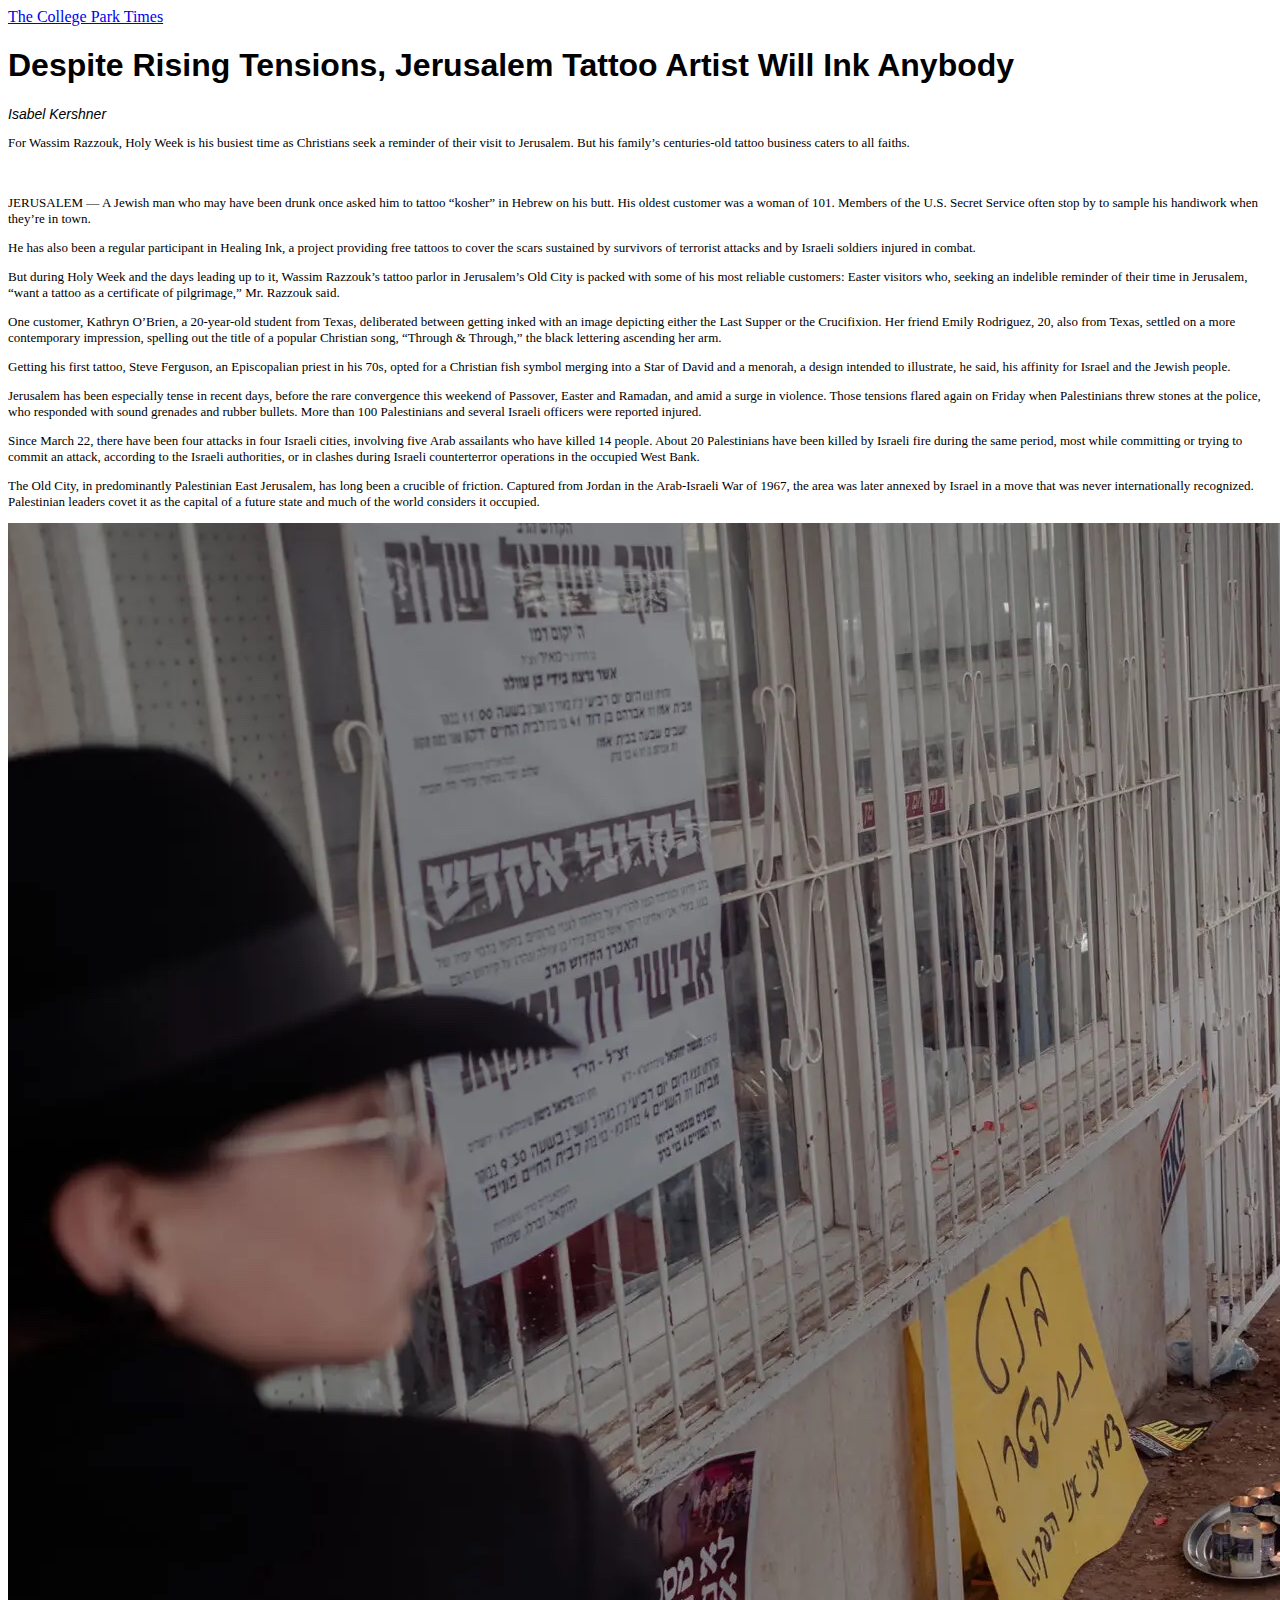
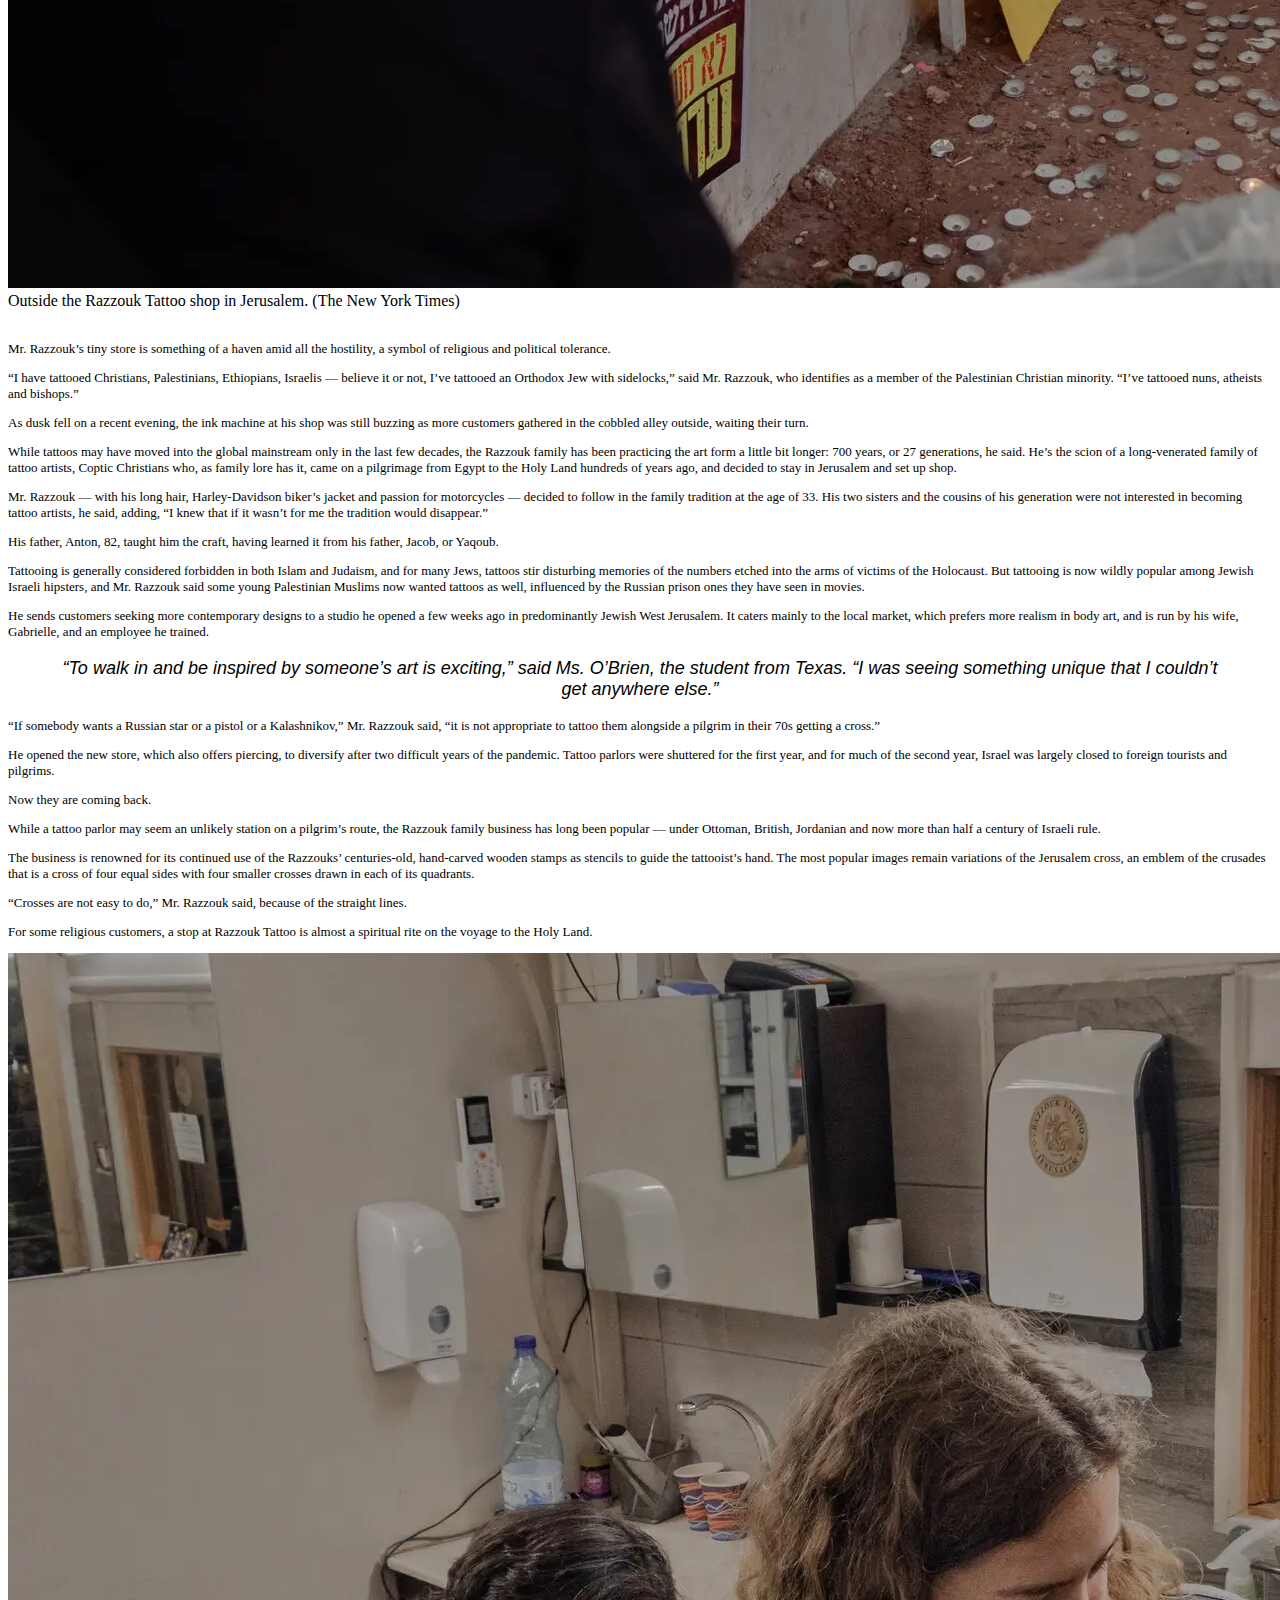
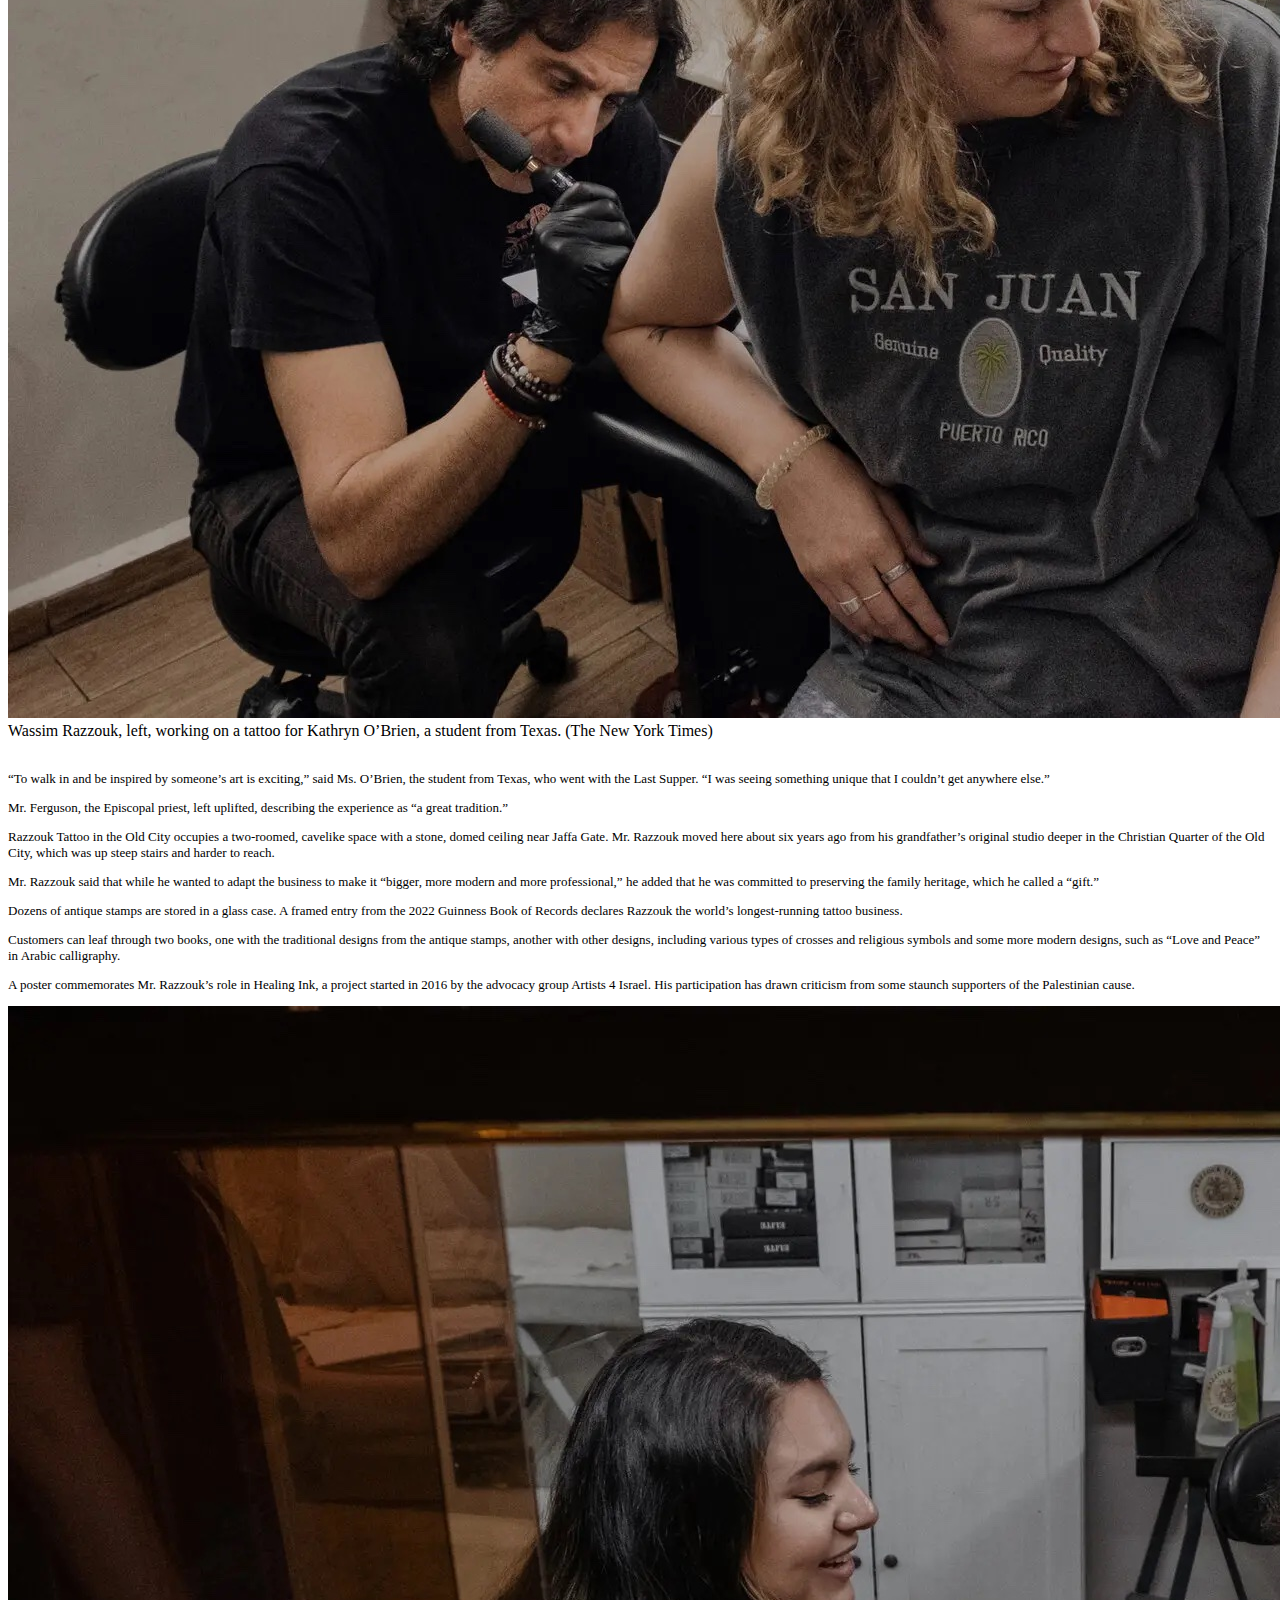
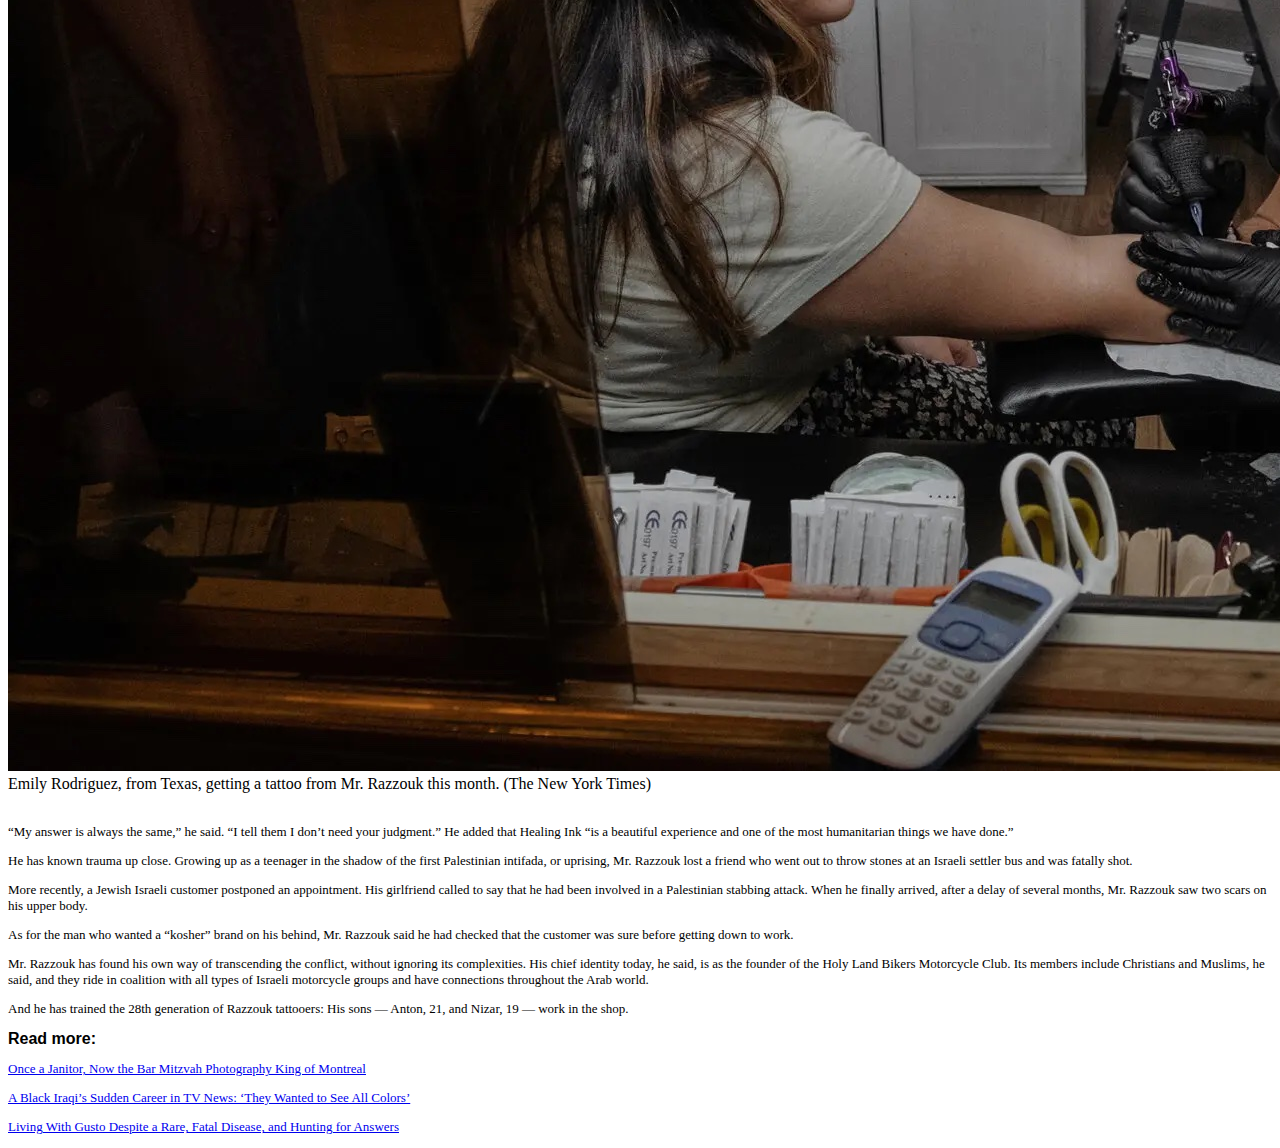
<file: midterm-review/index.html>
<!DOCTYPE html>
<html lang="en">
<head>
    <meta charset="UTF-8">
    <meta name="viewport" content="width=device-width, initial-scale=1.0">
    <title>Midterm Review</title>
    <link rel="stylesheet" type="text/css" href="style.css">
     <!-- Bootstrap CSS and JavaScript -->
     <link href="https://cdn.jsdelivr.net/npm/bootstrap@5.3.2/dist/css/bootstrap.min.css" rel="stylesheet" integrity="sha384-T3c6CoIi6uLrA9TneNEoa7RxnatzjcDSCmG1MXxSR1GAsXEV/Dwwykc2MPK8M2HN" crossorigin="anonymous">
     <script src="https://cdn.jsdelivr.net/npm/bootstrap@5.3.2/dist/js/bootstrap.bundle.min.js" integrity="sha384-C6RzsynM9kWDrMNeT87bh95OGNyZPhcTNXj1NW7RuBCsyN/o0jlpcV8Qyq46cDfL" crossorigin="anonymous"></script>
     <link rel="stylesheet" href="https://cdn.jsdelivr.net/npm/bootstrap-icons@1.11.1/font/bootstrap-icons.css">
</head>
<body>
    <!-- Navbar start-->
    <nav class="navbar navbar-expand-lg bg-body-tertiary">
        <div class="container-fluid">
          <a class="navbar-brand" href="#">The College Park Times</a>
        </div>
      </div>
    </nav>
    <!-- Navbar end-->
    <div id="content">
    <h1>Despite Rising Tensions, Jerusalem Tattoo Artist Will Ink Anybody</h1>
    <div id="byline">Isabel Kershner</div>

    <p>For Wassim Razzouk, Holy Week is his busiest time as Christians seek a reminder of their visit to Jerusalem. But his family’s centuries-old tattoo business caters to all faiths.</p>
    <br>

    <p>JERUSALEM — A Jewish man who may have been drunk once asked him to tattoo “kosher” in Hebrew on his butt. His oldest customer was a woman of 101. Members of the U.S. Secret Service often stop by to sample his handiwork when they’re in town.</p>

    <p>He has also been a regular participant in Healing Ink, a project providing free tattoos to cover the scars sustained by survivors of terrorist attacks and by Israeli soldiers injured in combat.</p>

    <p>But during Holy Week and the days leading up to it, Wassim Razzouk’s tattoo parlor in Jerusalem’s Old City is packed with some of his most reliable customers: Easter visitors who, seeking an indelible reminder of their time in Jerusalem, “want a tattoo as a certificate of pilgrimage,” Mr. Razzouk said.</p>

    <p>One customer, Kathryn O’Brien, a 20-year-old student from Texas, deliberated between getting inked with an image depicting either the Last Supper or the Crucifixion. Her friend Emily Rodriguez, 20, also from Texas, settled on a more contemporary impression, spelling out the title of a popular Christian song, “Through & Through,” the black lettering ascending her arm.</p>

    <p>Getting his first tattoo, Steve Ferguson, an Episcopalian priest in his 70s, opted for a Christian fish symbol merging into a Star of David and a menorah, a design intended to illustrate, he said, his affinity for Israel and the Jewish people.</p>

    <p>Jerusalem has been especially tense in recent days, before the rare convergence this weekend of Passover, Easter and Ramadan, and amid a surge in violence. Those tensions flared again on Friday when Palestinians threw stones at the police, who responded with sound grenades and rubber bullets. More than 100 Palestinians and several Israeli officers were reported injured.</p>

    <p>Since March 22, there have been four attacks in four Israeli cities, involving five Arab assailants who have killed 14 people. About 20 Palestinians have been killed by Israeli fire during the same period, most while committing or trying to commit an attack, according to the Israeli authorities, or in clashes during Israeli counterterror operations in the occupied West Bank.</p>

    <p>The Old City, in predominantly Palestinian East Jerusalem, has long been a crucible of friction. Captured from Jordan in the Arab-Israeli War of 1967, the area was later annexed by Israel in a move that was never internationally recognized. Palestinian leaders covet it as the capital of a future state and much of the world considers it occupied.</p>
    
    <img src="images/tattoo-image-1.jpg" alt="People in street outisde store">
    <caption>Outside the Razzouk Tattoo shop in Jerusalem. (The New York Times)</caption>
    <br><br>
    <p>Mr. Razzouk’s tiny store is something of a haven amid all the hostility, a symbol of religious and political tolerance.</p>

    <p>“I have tattooed Christians, Palestinians, Ethiopians, Israelis — believe it or not, I’ve tattooed an Orthodox Jew with sidelocks,” said Mr. Razzouk, who identifies as a member of the Palestinian Christian minority. “I’ve tattooed nuns, atheists and bishops.”</p>

    <p>As dusk fell on a recent evening, the ink machine at his shop was still buzzing as more customers gathered in the cobbled alley outside, waiting their turn.</p>

    <p>While tattoos may have moved into the global mainstream only in the last few decades, the Razzouk family has been practicing the art form a little bit longer: 700 years, or 27 generations, he said. He’s the scion of a long-venerated family of tattoo artists, Coptic Christians who, as family lore has it, came on a pilgrimage from Egypt to the Holy Land hundreds of years ago, and decided to stay in Jerusalem and set up shop.</p>

    <p>Mr. Razzouk — with his long hair, Harley-Davidson biker’s jacket and passion for motorcycles — decided to follow in the family tradition at the age of 33. His two sisters and the cousins of his generation were not interested in becoming tattoo artists, he said, adding, “I knew that if it wasn’t for me the tradition would disappear.”</p>

    <p>His father, Anton, 82, taught him the craft, having learned it from his father, Jacob, or Yaqoub.</p>

    <p>Tattooing is generally considered forbidden in both Islam and Judaism, and for many Jews, tattoos stir disturbing memories of the numbers etched into the arms of victims of the Holocaust. But tattooing is now wildly popular among Jewish Israeli hipsters, and Mr. Razzouk said some young Palestinian Muslims now wanted tattoos as well, influenced by the Russian prison ones they have seen in movies.</p>
    
    <p>He sends customers seeking more contemporary designs to a studio he opened a few weeks ago in predominantly Jewish West Jerusalem. It caters mainly to the local market, which prefers more realism in body art, and is run by his wife, Gabrielle, and an employee he trained.</p>
   
    <!--pullquote-->
    <blockquote>“To walk in and be inspired by someone’s art is exciting,” said Ms. O’Brien, the student from Texas. “I was seeing something unique that I couldn’t get anywhere else.”</blockquote>
    
    <p>“If somebody wants a Russian star or a pistol or a Kalashnikov,” Mr. Razzouk said, “it is not appropriate to tattoo them alongside a pilgrim in their 70s getting a cross.”</p>

    <p>He opened the new store, which also offers piercing, to diversify after two difficult years of the pandemic. Tattoo parlors were shuttered for the first year, and for much of the second year, Israel was largely closed to foreign tourists and pilgrims.</p>

    <p>Now they are coming back.</p>

    <p>While a tattoo parlor may seem an unlikely station on a pilgrim’s route, the Razzouk family business has long been popular — under Ottoman, British, Jordanian and now more than half a century of Israeli rule.</p>

    <p>The business is renowned for its continued use of the Razzouks’ centuries-old, hand-carved wooden stamps as stencils to guide the tattooist’s hand. The most popular images remain variations of the Jerusalem cross, an emblem of the crusades that is a cross of four equal sides with four smaller crosses drawn in each of its quadrants.</p>
    
    <p>“Crosses are not easy to do,” Mr. Razzouk said, because of the straight lines.</p>

    <p>For some religious customers, a stop at Razzouk Tattoo is almost a spiritual rite on the voyage to the Holy Land.</p>
    
    <img src="images/tattoo-image-2.jpg" alt="Someone gets tatooed in the shop">
    <caption>Wassim Razzouk, left, working on a tattoo for Kathryn O’Brien, a student from Texas. (The New York Times)</caption>
    <br><br>
    <p>“To walk in and be inspired by someone’s art is exciting,” said Ms. O’Brien, the student from Texas, who went with the Last Supper. “I was seeing something unique that I couldn’t get anywhere else.”</p>

    <p>Mr. Ferguson, the Episcopal priest, left uplifted, describing the experience as “a great tradition.”</p>

    <p>Razzouk Tattoo in the Old City occupies a two-roomed, cavelike space with a stone, domed ceiling near Jaffa Gate. Mr. Razzouk moved here about six years ago from his grandfather’s original studio deeper in the Christian Quarter of the Old City, which was up steep stairs and harder to reach.</p>

    <p>Mr. Razzouk said that while he wanted to adapt the business to make it “bigger, more modern and more professional,” he added that he was committed to preserving the family heritage, which he called a “gift.”</p>

    <p>Dozens of antique stamps are stored in a glass case. A framed entry from the 2022 Guinness Book of Records declares Razzouk the world’s longest-running tattoo business.</p>
    
    <p>Customers can leaf through two books, one with the traditional designs from the antique stamps, another with other designs, including various types of crosses and religious symbols and some more modern designs, such as “Love and Peace” in Arabic calligraphy.</p>

    <p>A poster commemorates Mr. Razzouk’s role in Healing Ink, a project started in 2016 by the advocacy group Artists 4 Israel. His participation has drawn criticism from some staunch supporters of the Palestinian cause.</p>
    
    <img src="images/tattoo-image-4.jpg" alt="Someone gets tatooed in the shop">
    <caption>Emily Rodriguez, from Texas, getting a tattoo from Mr. Razzouk this month. (The New York Times)</caption>
    <br><br>
    <p>“My answer is always the same,” he said. “I tell them I don’t need your judgment.” He added that Healing Ink “is a beautiful experience and one of the most humanitarian things we have done.”</p>

    <p>He has known trauma up close. Growing up as a teenager in the shadow of the first Palestinian intifada, or uprising, Mr. Razzouk lost a friend who went out to throw stones at an Israeli settler bus and was fatally shot.</p>

    <p>More recently, a Jewish Israeli customer postponed an appointment. His girlfriend called to say that he had been involved in a Palestinian stabbing attack. When he finally arrived, after a delay of several months, Mr. Razzouk saw two scars on his upper body.</p>

    <p>As for the man who wanted a “kosher” brand on his behind, Mr. Razzouk said he had checked that the customer was sure before getting down to work.</p>

    <p>Mr. Razzouk has found his own way of transcending the conflict, without ignoring its complexities. His chief identity today, he said, is as the founder of the Holy Land Bikers Motorcycle Club. Its members include Christians and Muslims, he said, and they ride in coalition with all types of Israeli motorcycle groups and have connections throughout the Arab world.</p>

    <p>And he has trained the 28th generation of Razzouk tattooers: His sons — Anton, 21, and Nizar, 19 — work in the shop.</p>

    <h2>Read more:</h2>
    <p><a href="https://www.nytimes.com/2021/12/31/world/canada/montreal-bar-mitzvah-photographer.html?action=click&module=RelatedLinks&pgtype=Article">Once a Janitor, Now the Bar Mitzvah Photography King of Montreal</a></p>
    <p><a href="https://www.nytimes.com/2022/02/04/world/middleeast/iraq-tv-black-news-anchor.html?action=click&module=RelatedLinks&pgtype=Article">A Black Iraqi’s Sudden Career in TV News: ‘They Wanted to See All Colors’</a></p>
    <p><a href="https://www.nytimes.com/2022/04/01/world/europe/scientist-patient-progeria.html?action=click&module=RelatedLinks&pgtype=Article">Living With Gusto Despite a Rare, Fatal Disease, and Hunting for Answers</a></p>
    </div>
</body>
</html>
</file>
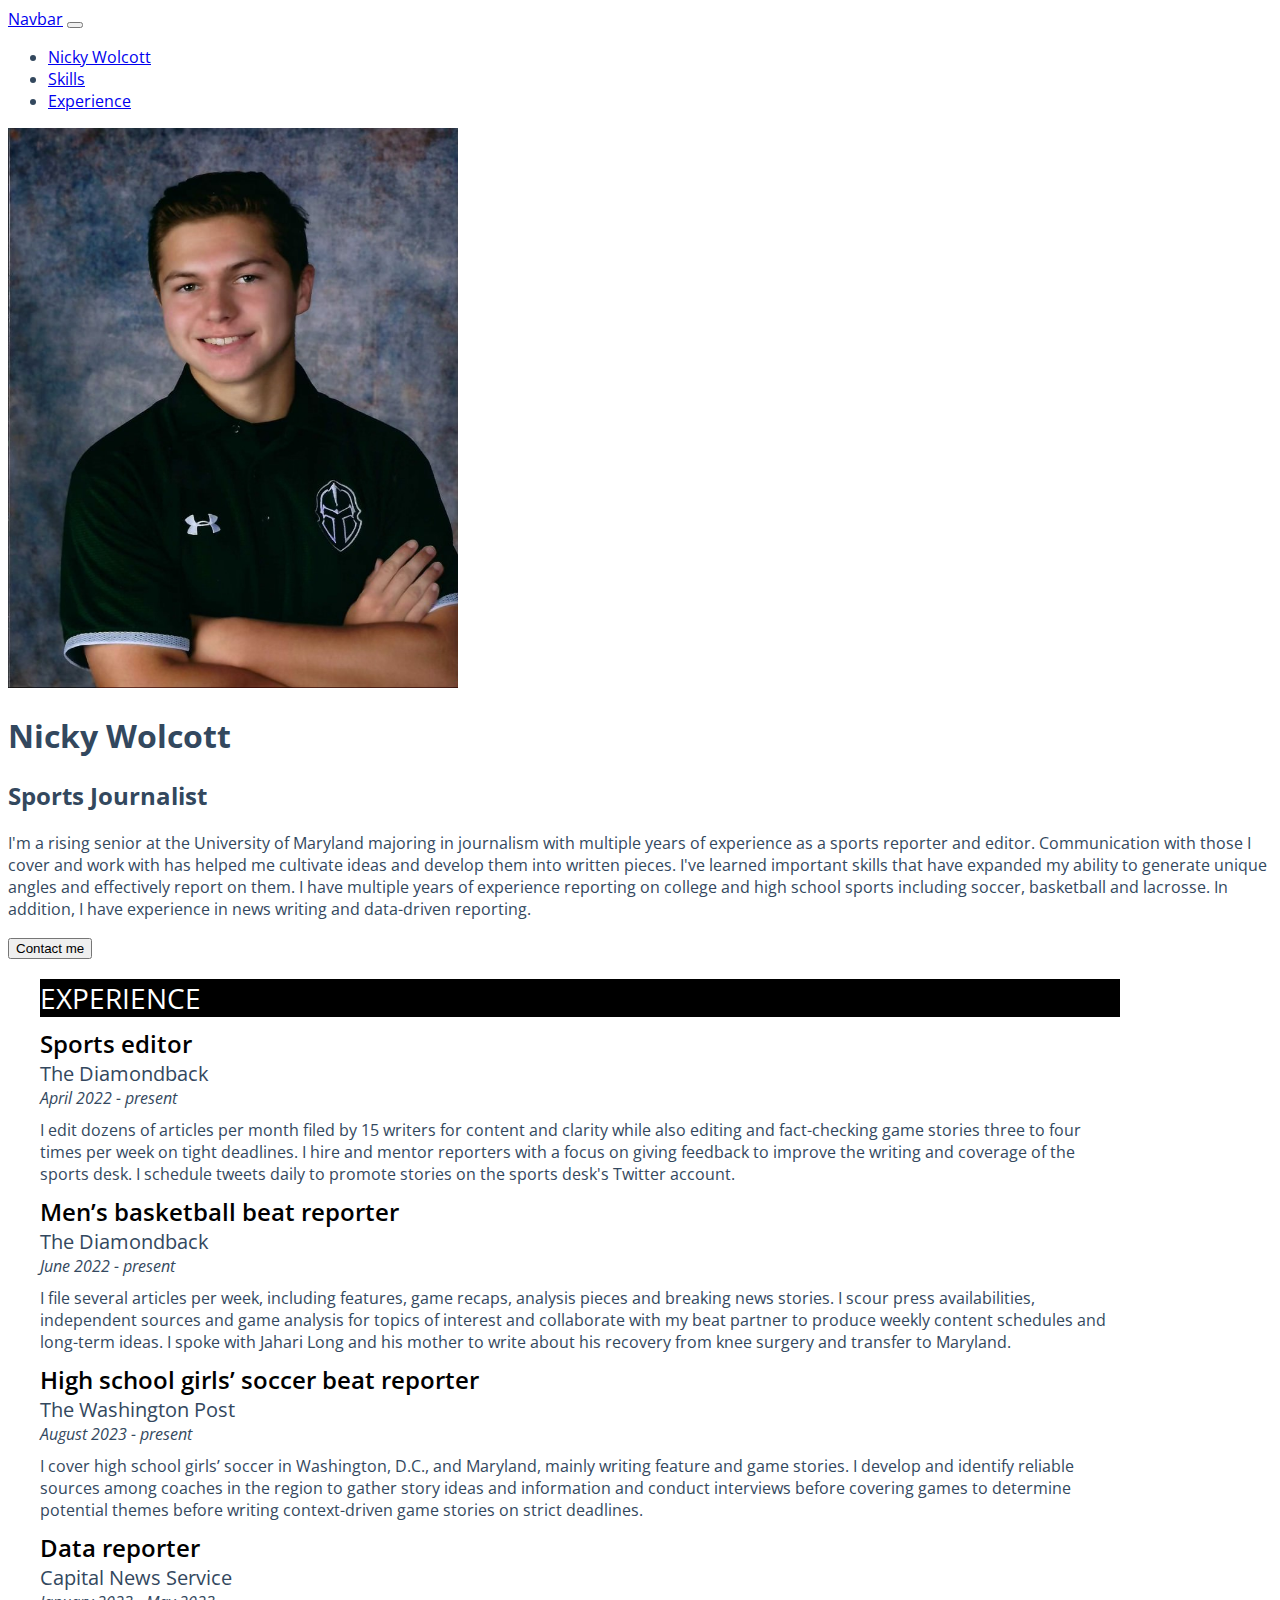
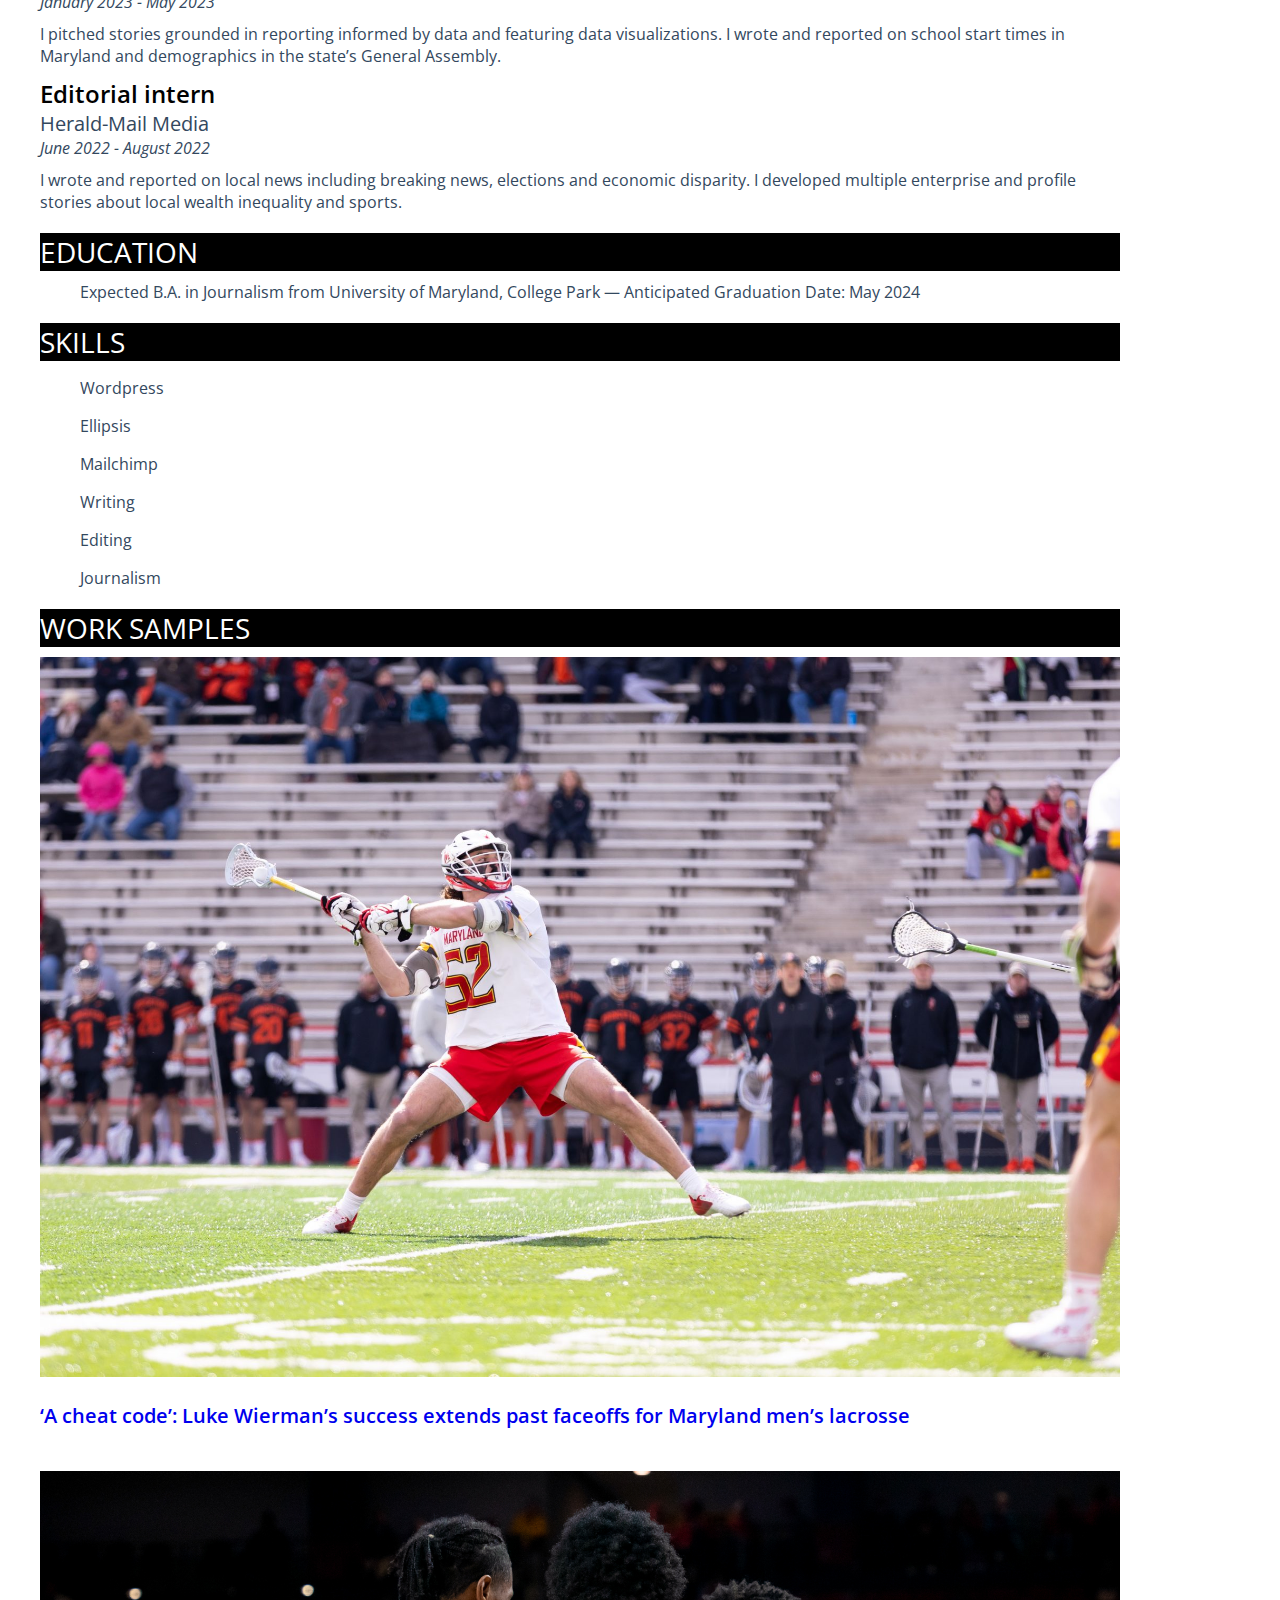
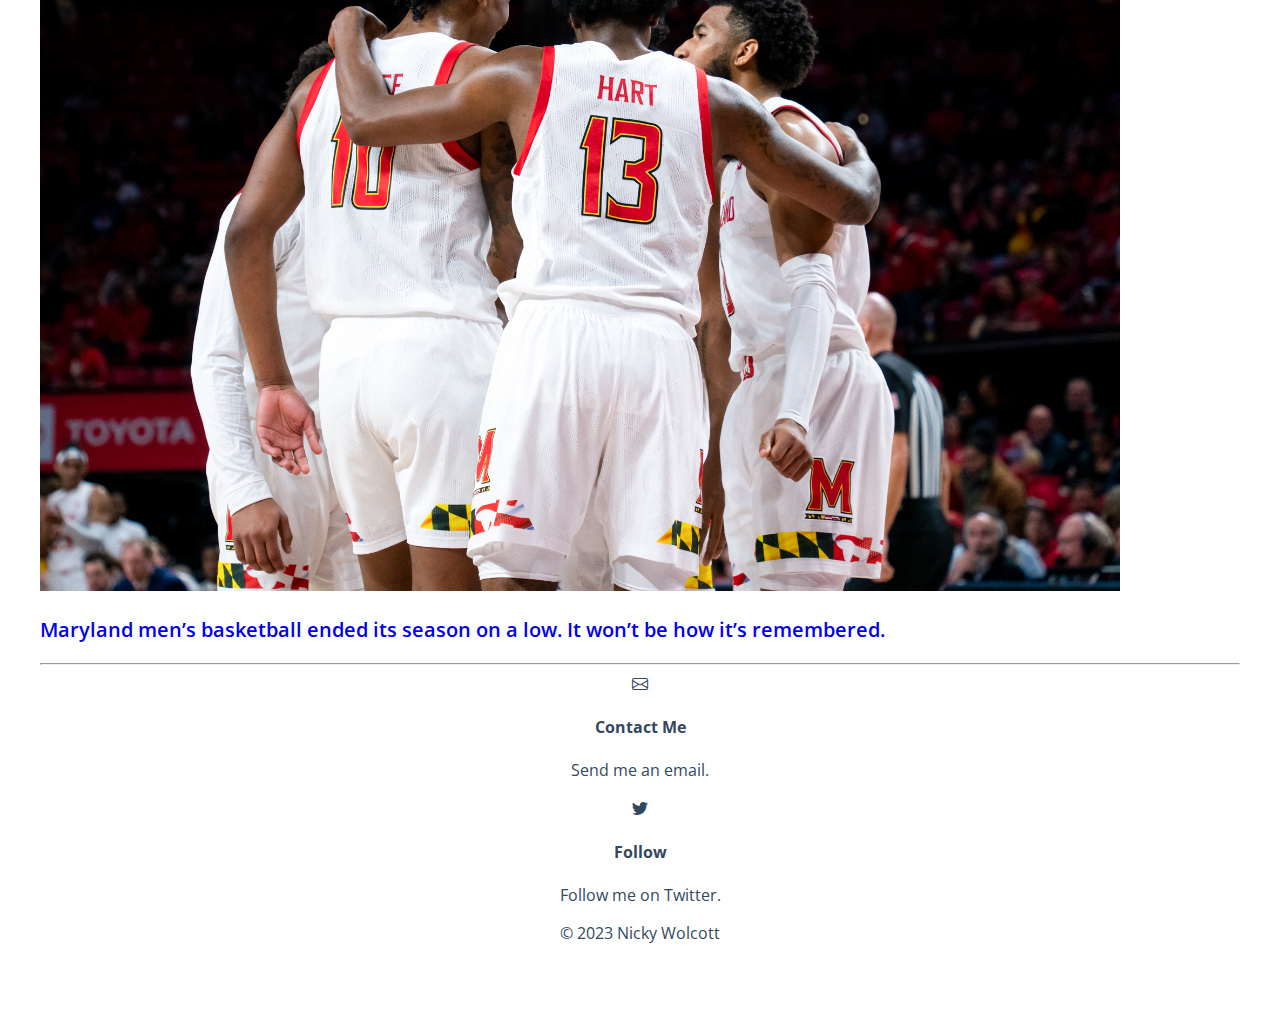
<file: resume-project/index.html>
<!DOCTYPE html>
<html lang="en">
<head>
    <title>Nicky Wolcott Resume</title>
    <!-- Bootstrap CSS and JavaScript -->
    <link href="https://cdn.jsdelivr.net/npm/bootstrap@5.3.2/dist/css/bootstrap.min.css" rel="stylesheet" integrity="sha384-T3c6CoIi6uLrA9TneNEoa7RxnatzjcDSCmG1MXxSR1GAsXEV/Dwwykc2MPK8M2HN" crossorigin="anonymous">
    <script src="https://cdn.jsdelivr.net/npm/bootstrap@5.3.2/dist/js/bootstrap.bundle.min.js" integrity="sha384-C6RzsynM9kWDrMNeT87bh95OGNyZPhcTNXj1NW7RuBCsyN/o0jlpcV8Qyq46cDfL" crossorigin="anonymous"></script>
    <link rel="stylesheet" href="https://cdn.jsdelivr.net/npm/bootstrap-icons@1.11.1/font/bootstrap-icons.css">
    
    <link rel="stylesheet" href="style.css">
    <link rel="style.css" type="text/css" href="//fonts.googleapis.com/css?family=Open+Sans"/>
</head>
<body>
<!-- Navbar start-->
<nav class="navbar navbar-expand-lg navbar-dark bg-dark">
    <div class="container-fluid">
      <a class="navbar-brand" href="#">Navbar</a>
      <button class="navbar-toggler" type="button" data-bs-toggle="collapse" data-bs-target="#navbarSupportedContent" aria-controls="navbarSupportedContent" aria-expanded="false" aria-label="Toggle navigation">
        <span class="navbar-toggler-icon"></span>
      </button>
      <div class="collapse navbar-collapse" id="navbarSupportedContent">
        <ul class="navbar-nav me-auto mb-2 mb-lg-0">
          <li class="nav-item">
            <a class="nav-link active" aria-current="page" href="#">Nicky Wolcott</a>
          </li>
          <li class="nav-item">
            <a class="nav-link" href="#">Skills</a>
          </li>
          <li class="nav-item">
            <a class="nav-link" href="#">Experience</a>
          </li>
    </div>
  </div>
</nav>
<!-- Navbar end-->
<!-- Hero image-->
<div class="container col-xxl-8 px-4 py-5">
  <div class="row flex-lg-row-reverse align-items-center g-5 py-5">
    <div class="col-10 col-sm-8 col-lg-6">
      <img src="nickywolcott352.jpg" alt="Picure of Nicky Wolcott" width="450" height="560">
    </div>
    <div class="col-lg-6">
      <h1 class="display-4 fw-bold text-body-emphasis lh-1 mb-3">Nicky Wolcott</h1>
      <h2 class="display-8 fw-bold text-body-emphasis lh-1 mb-3">Sports Journalist</h1>
      <p class="lead">I'm a rising senior at the University of Maryland majoring in journalism with multiple years of experience as a sports reporter and editor. Communication with those I cover and work with has helped me cultivate ideas and develop them into written pieces. I've learned important skills that have expanded my ability to generate unique angles and effectively report on them. I have multiple years of experience reporting on college and high school sports including soccer, basketball and lacrosse. In addition, I have experience in news writing and data-driven reporting.</p>
      <div class="d-grid gap-2 d-md-flex justify-content-md-start">
        <button type="button" class="btn btn-dark btn-lg px-4 me-md-2">Contact me</button>
      </div>
    </div>
  </div>
</div>
<!-- End hero image -->
<div id="container">
  <div class="row">
    <div class="col-md-6">
      <div class="sectionheader">EXPERIENCE</div>
      <div class="jobtitle">Sports editor</div>
          <div class="organization">The Diamondback</div>
              <div class="date">April 2022 - present</div>
                  <p class="description">I edit dozens of articles per month filed by 15 writers for content and clarity while also editing and fact-checking game stories three to four times per week on tight deadlines. I hire and mentor reporters with a focus on giving feedback to improve the writing and coverage of the sports desk. I schedule tweets daily to promote stories on the sports desk's Twitter account.</p>
      <div class="jobtitle">Men’s basketball beat reporter</div>
          <div class="organization">The Diamondback</div>
              <div class="date">June 2022 - present</div>
                  <p class="description">I file several articles per week, including features, game recaps, analysis pieces and breaking news stories. I scour press availabilities, independent sources and game analysis for topics of interest and collaborate with my beat partner to produce weekly content schedules and long-term ideas. I spoke with Jahari Long and his mother to write about his recovery from knee surgery and transfer to Maryland.</p>
      <div class="jobtitle">High school girls’ soccer beat reporter</div>
          <div class="organization">The Washington Post</div>
              <div class="date">August 2023 - present</div>
                  <p class="description">I cover high school girls’ soccer in Washington, D.C., and Maryland, mainly writing feature and game stories. I develop and identify reliable sources among coaches in the region to gather story ideas and information and conduct interviews before covering games to determine potential themes before writing context-driven game stories on strict deadlines.</p>
      <div class="jobtitle">Data reporter</div>
          <div class="organization">Capital News Service</div>
              <div class="date">January 2023 - May 2023</div>
                  <p class="description">I pitched stories grounded in reporting informed by data and featuring data visualizations. I wrote and reported on school start times in Maryland and demographics in the state’s General Assembly.</p>
      <div class="jobtitle">Editorial intern</div>
          <div class="organization">Herald-Mail Media</div>
              <div class="date">June 2022 - August 2022</div>
                  <p class="description">I wrote and reported on local news including breaking news, elections and economic disparity. I developed multiple enterprise and profile stories about local wealth inequality and sports.</p> 
    </div>
    <div class="col-md-6">
      <div class="sectionheader">EDUCATION</div>
        <ul id="degrees">Expected B.A. in Journalism from University of Maryland, College Park — Anticipated Graduation Date: May 2024</ul>
      <div class="sectionheader">SKILLS</div>
        <ul>Wordpress</ul>
        <ul>Ellipsis</ul> 
        <ul>Mailchimp</ul>
        <ul>Writing</ul> 
        <ul>Editing</ul> 
        <ul>Journalism</ul>
        <div class="sectionheader">WORK SAMPLES</div>
          <img class="ws" src="resws1.jpeg" alt="Picure of Luke Wierman" width="90%">
          <h3 class="headlines"><a href="https://dbknews.com/2022/05/11/maryland-mens-lacrosse-luke-wierman-john-tillman-faceoff-cheat-code/" style="text-decoration: none">‘A cheat code’: Luke Wierman’s success extends past faceoffs for Maryland men’s lacrosse</a></h3>
          <br>
          <img class="ws" src="resws2.jpeg" alt="Picure of Maryland men's basketball" width="90%">
          <h3 class="headlines"><a href="https://dbknews.com/2023/03/19/maryland-mens-basketball-kevin-willard-alabama-julian-reese/" style="text-decoration: none">Maryland men’s basketball ended its season on a low. It won’t be how it’s remembered.</a></h3>
      </div>
    </div>
    <hr>
    <div class="footer">
      <div class="row">
        <div class="col-md-6">
          <i class="bi bi-envelope 3em"></i>
            <h4>Contact Me</h4>
            <p>Send me an email.</p>
        </div>
        <div class="col-md-6">
          <i class="bi bi-twitter 3em"></i>
            <h4>Follow</h4>
            <p>Follow me on Twitter.</p>
        </div>
        <p>© 2023 Nicky Wolcott</p>
      </div>
    </div>
  </div>
</body>
</file>
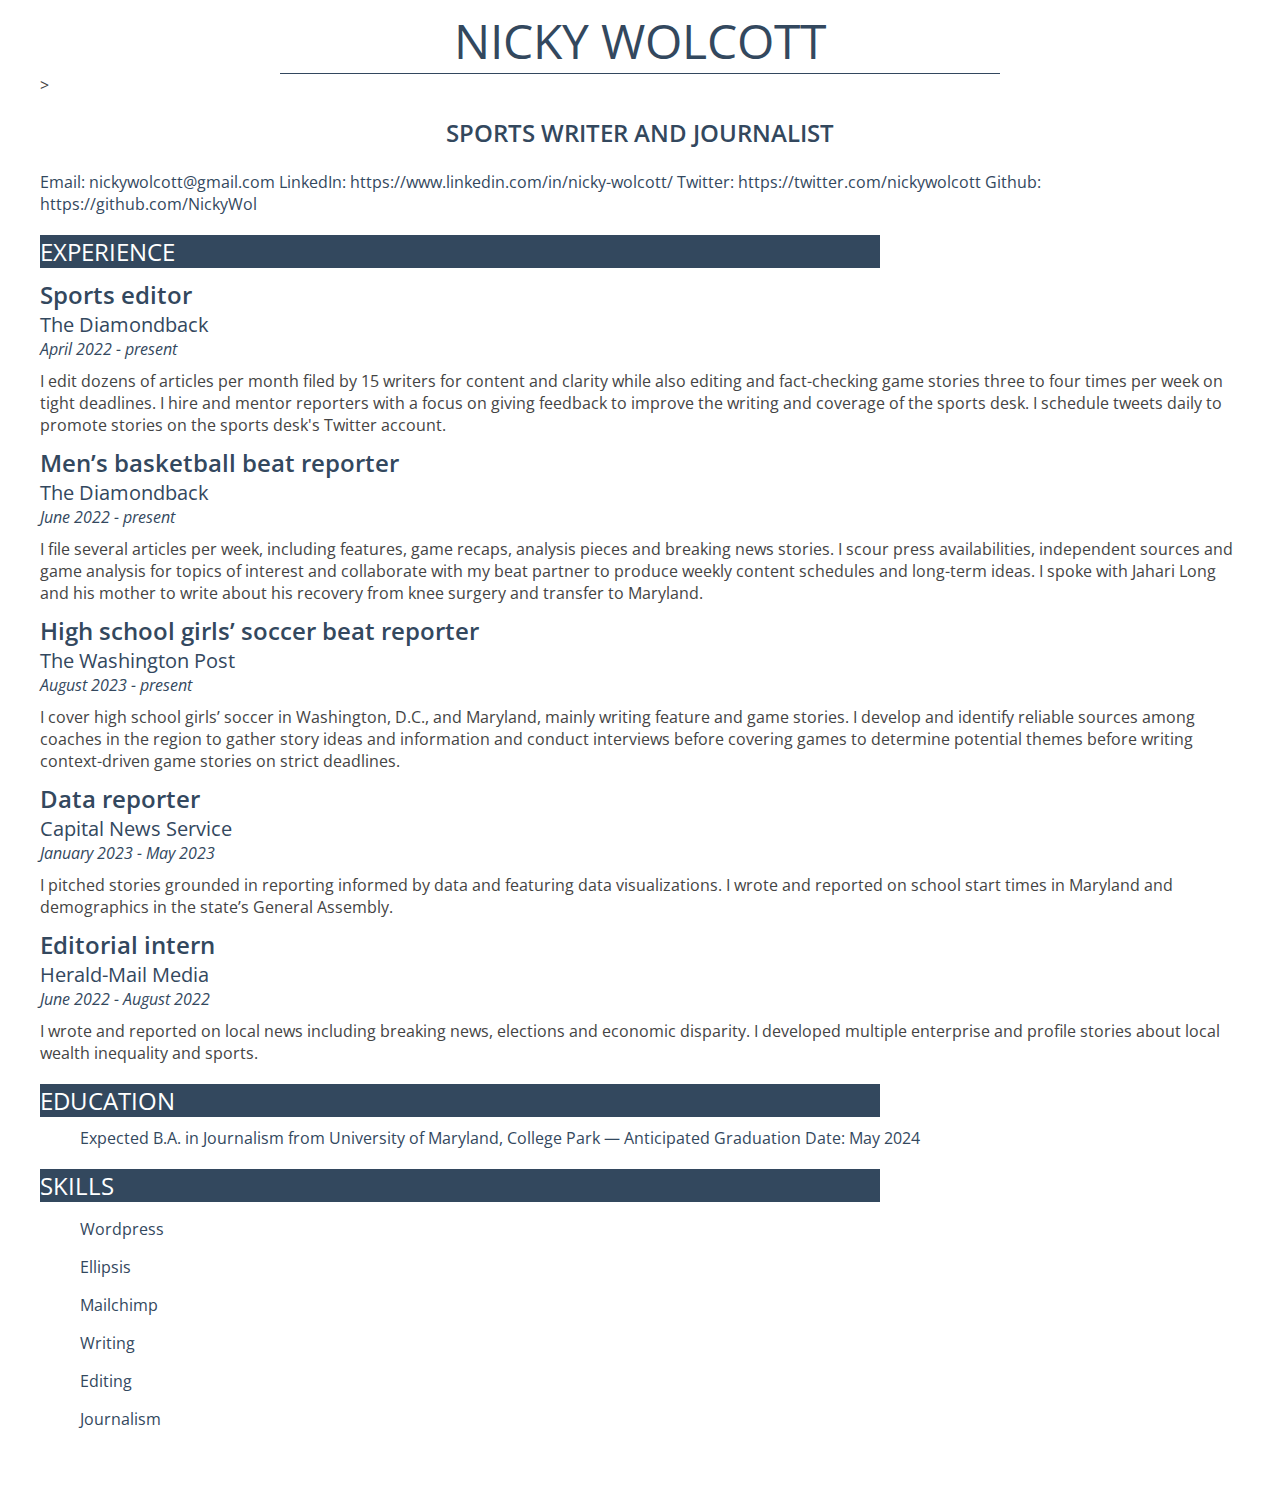
<file: resume/index.html>
<!DOCTYPE html>
<html lang="en">
<head>
    <link rel="stylesheet" href="style.css">
    <link rel="style.css" type="text/css" href="//fonts.googleapis.com/css?family=Open+Sans"/>
</head>
<body>
    <!--I made this myself!-->
    <div id="container">
    <title>Nicky Wolcott Resume</title>
    <div id="name">NICKY WOLCOTT</div>>
    <div id="title">Sports writer and journalist</div>
    <br>
    <!--<img src="nickywolcott03.jpg" alt="Picure of Nicky Wolcott" width="300">-->
    <ul class="menu">Email: nickywolcott@gmail.com</ul>
    <ul class="menu">LinkedIn: https://www.linkedin.com/in/nicky-wolcott/</ul>
    <ul class="menu">Twitter: https://twitter.com/nickywolcott</ul>
    <ul class="menu">Github: https://github.com/NickyWol</ul>
    <div class="sectionheader">EXPERIENCE</div>
    <div class="jobtitle">Sports editor</div>
        <div class="organization">The Diamondback</div>
            <div class="date">April 2022 - present</div>
                <p class="description">I edit dozens of articles per month filed by 15 writers for content and clarity while also editing and fact-checking game stories three to four times per week on tight deadlines. I hire and mentor reporters with a focus on giving feedback to improve the writing and coverage of the sports desk. I schedule tweets daily to promote stories on the sports desk's Twitter account.</p>
    <div class="jobtitle">Men’s basketball beat reporter</div>
        <div class="organization">The Diamondback</div>
            <div class="date">June 2022 - present</div>
                <p class="description">I file several articles per week, including features, game recaps, analysis pieces and breaking news stories. I scour press availabilities, independent sources and game analysis for topics of interest and collaborate with my beat partner to produce weekly content schedules and long-term ideas. I spoke with Jahari Long and his mother to write about his recovery from knee surgery and transfer to Maryland.</p>
    <div class="jobtitle">High school girls’ soccer beat reporter</div>
        <div class="organization">The Washington Post</div>
            <div class="date">August 2023 - present</div>
                <p class="description">I cover high school girls’ soccer in Washington, D.C., and Maryland, mainly writing feature and game stories. I develop and identify reliable sources among coaches in the region to gather story ideas and information and conduct interviews before covering games to determine potential themes before writing context-driven game stories on strict deadlines.</p>
    <div class="jobtitle">Data reporter</div>
        <div class="organization">Capital News Service</div>
            <div class="date">January 2023 - May 2023</div>
                <p class="description">I pitched stories grounded in reporting informed by data and featuring data visualizations. I wrote and reported on school start times in Maryland and demographics in the state’s General Assembly.</p>
    <div class="jobtitle">Editorial intern</div>
        <div class="organization">Herald-Mail Media</div>
            <div class="date">June 2022 - August 2022</div>
                <p class="description">I wrote and reported on local news including breaking news, elections and economic disparity. I developed multiple enterprise and profile stories about local wealth inequality and sports.</p>
    <div class="sectionheader">EDUCATION</div>
        <ul id="degrees">Expected B.A. in Journalism from University of Maryland, College Park — Anticipated Graduation Date: May 2024</ul>
    <div class="sectionheader">SKILLS</div>
        <ul>Wordpress</ul>
        <ul>Ellipsis</ul> 
        <ul>Mailchimp</ul>
        <ul>Writing</ul> 
        <ul>Editing</ul> 
        <ul>Journalism</ul>
    </div>
</body>
</html>
</file>
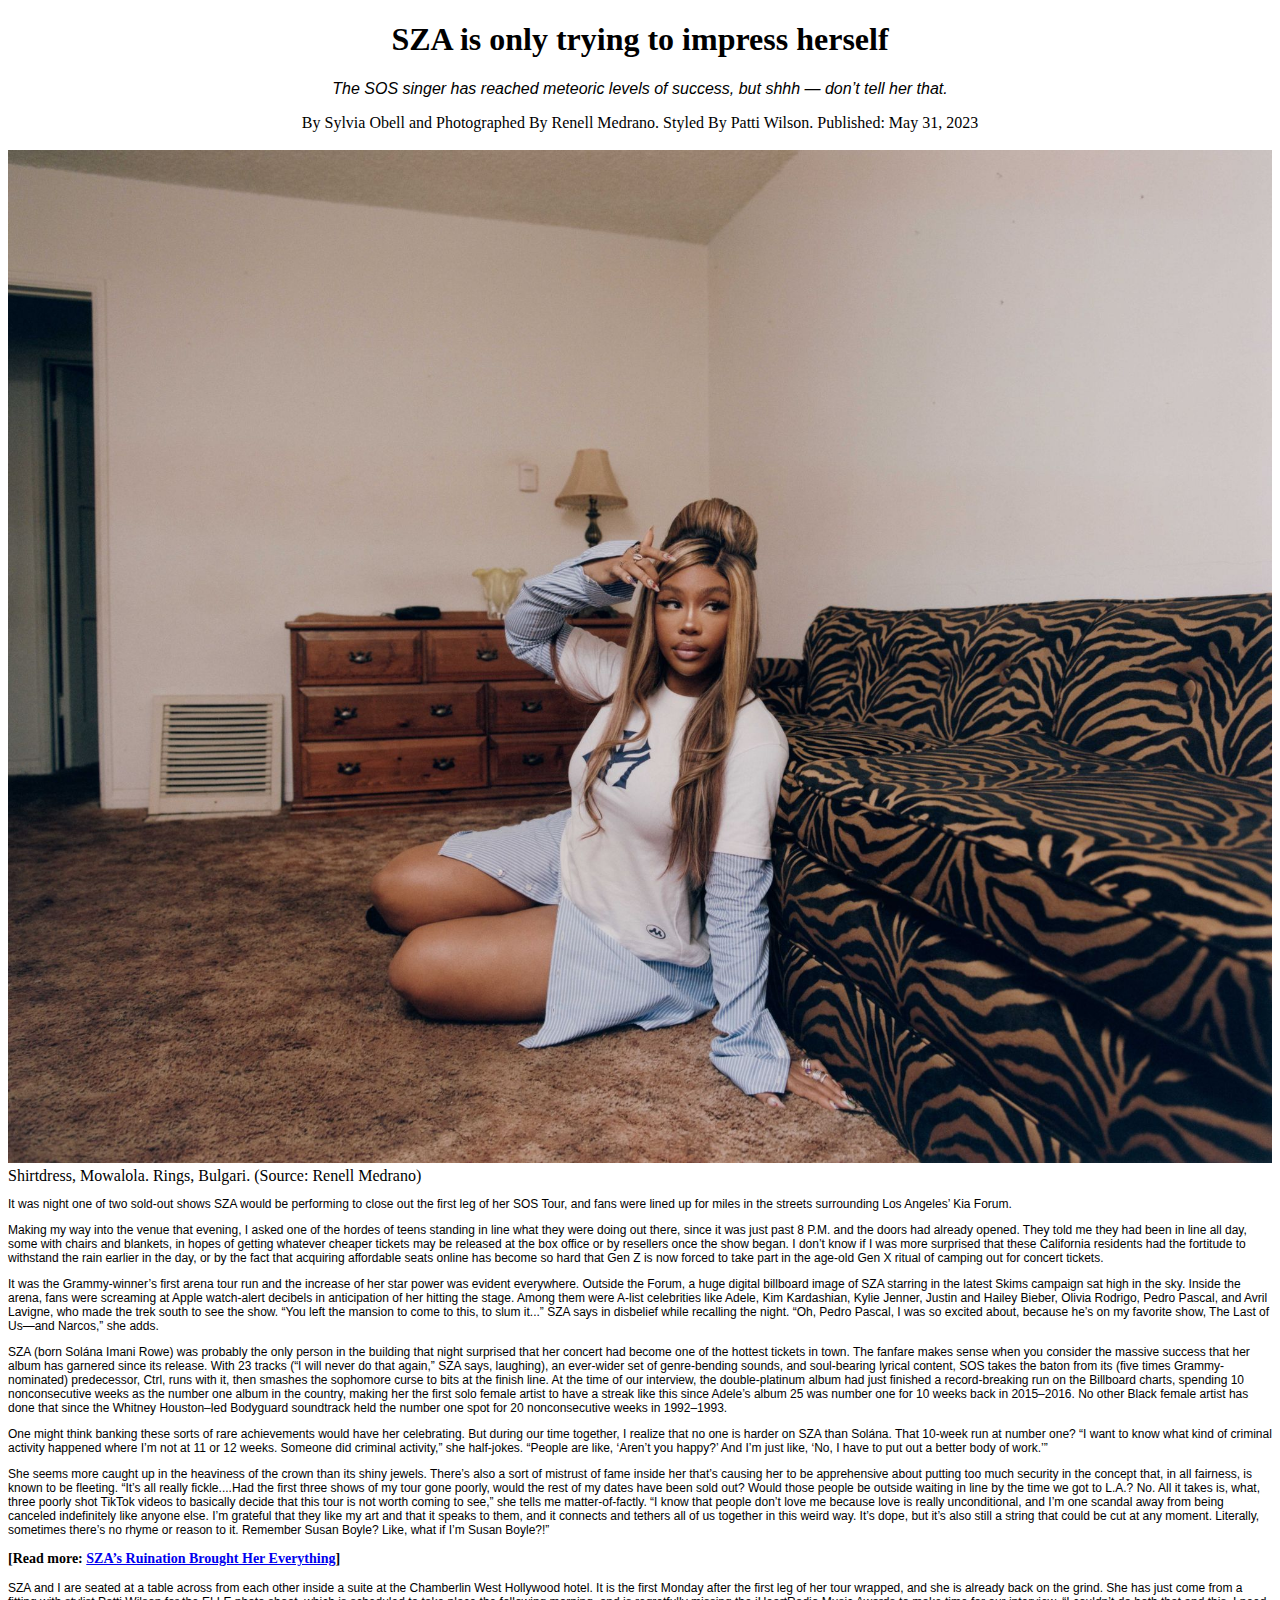
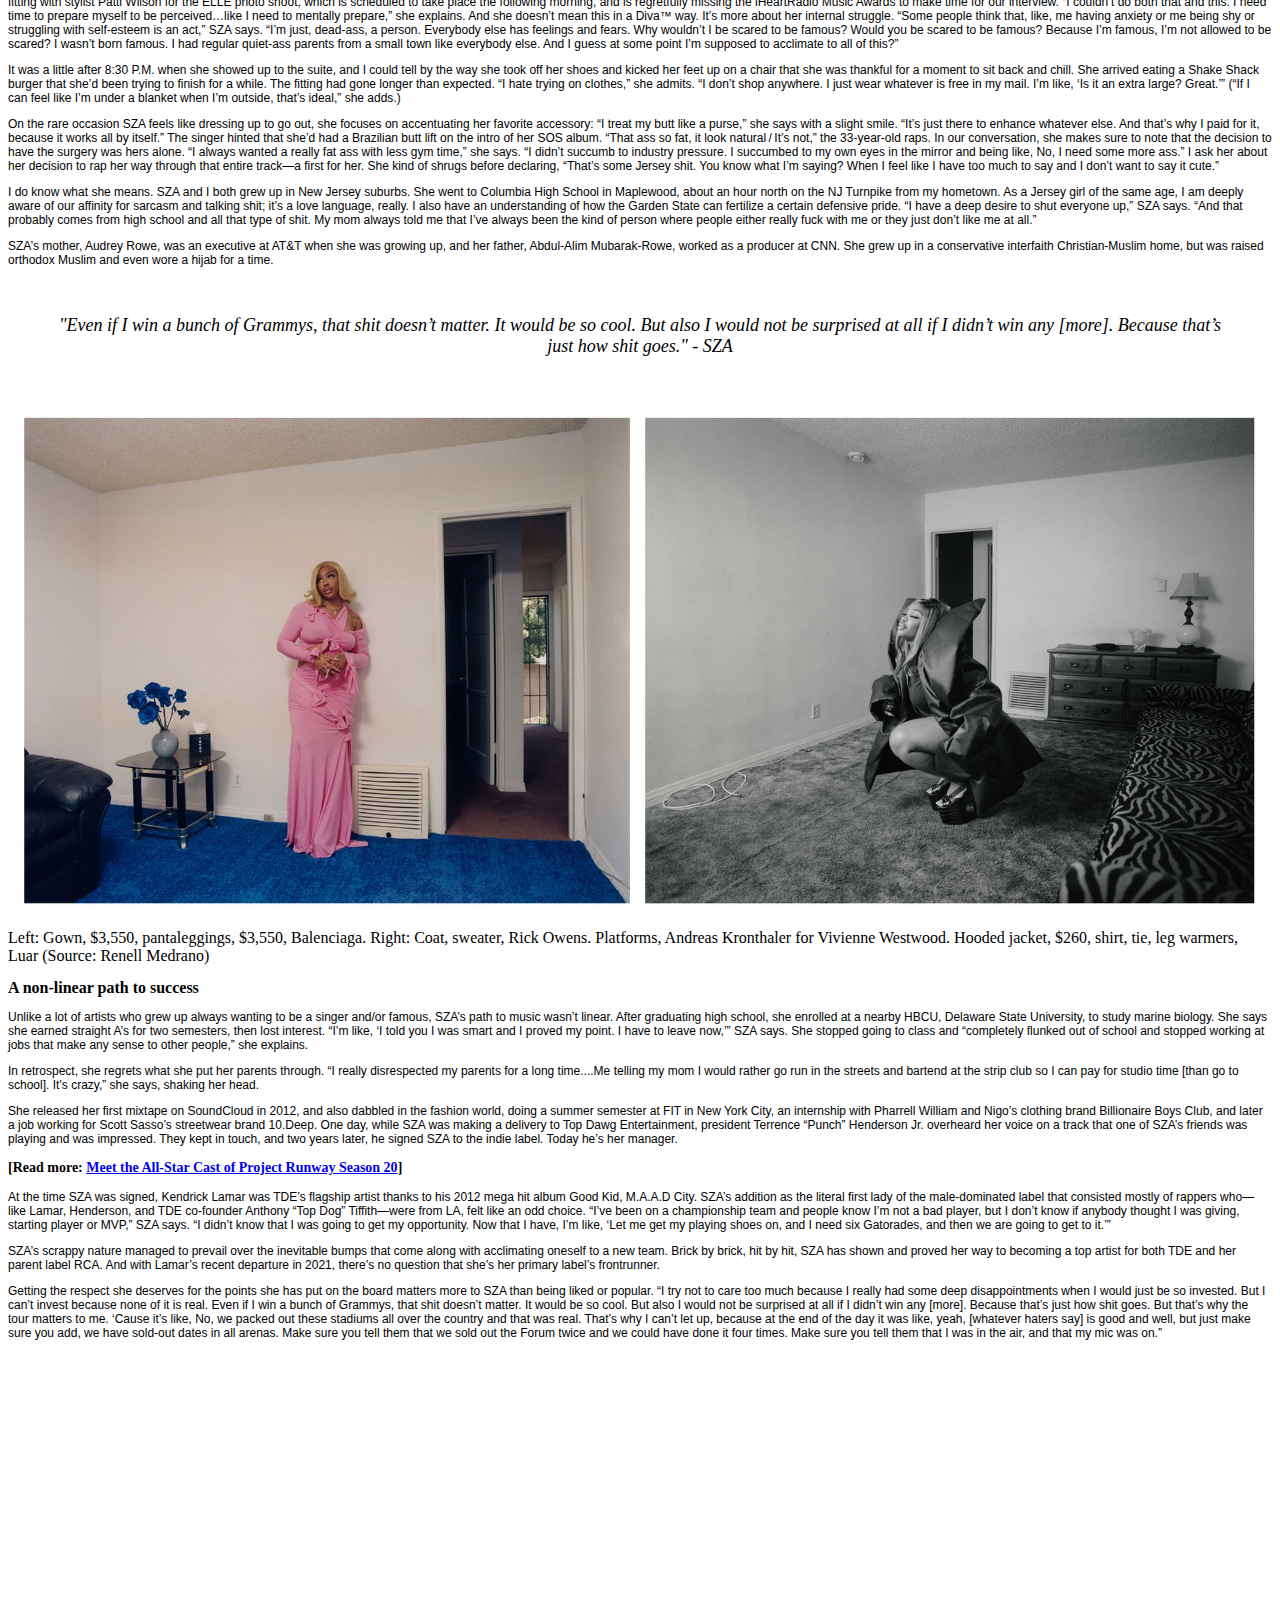
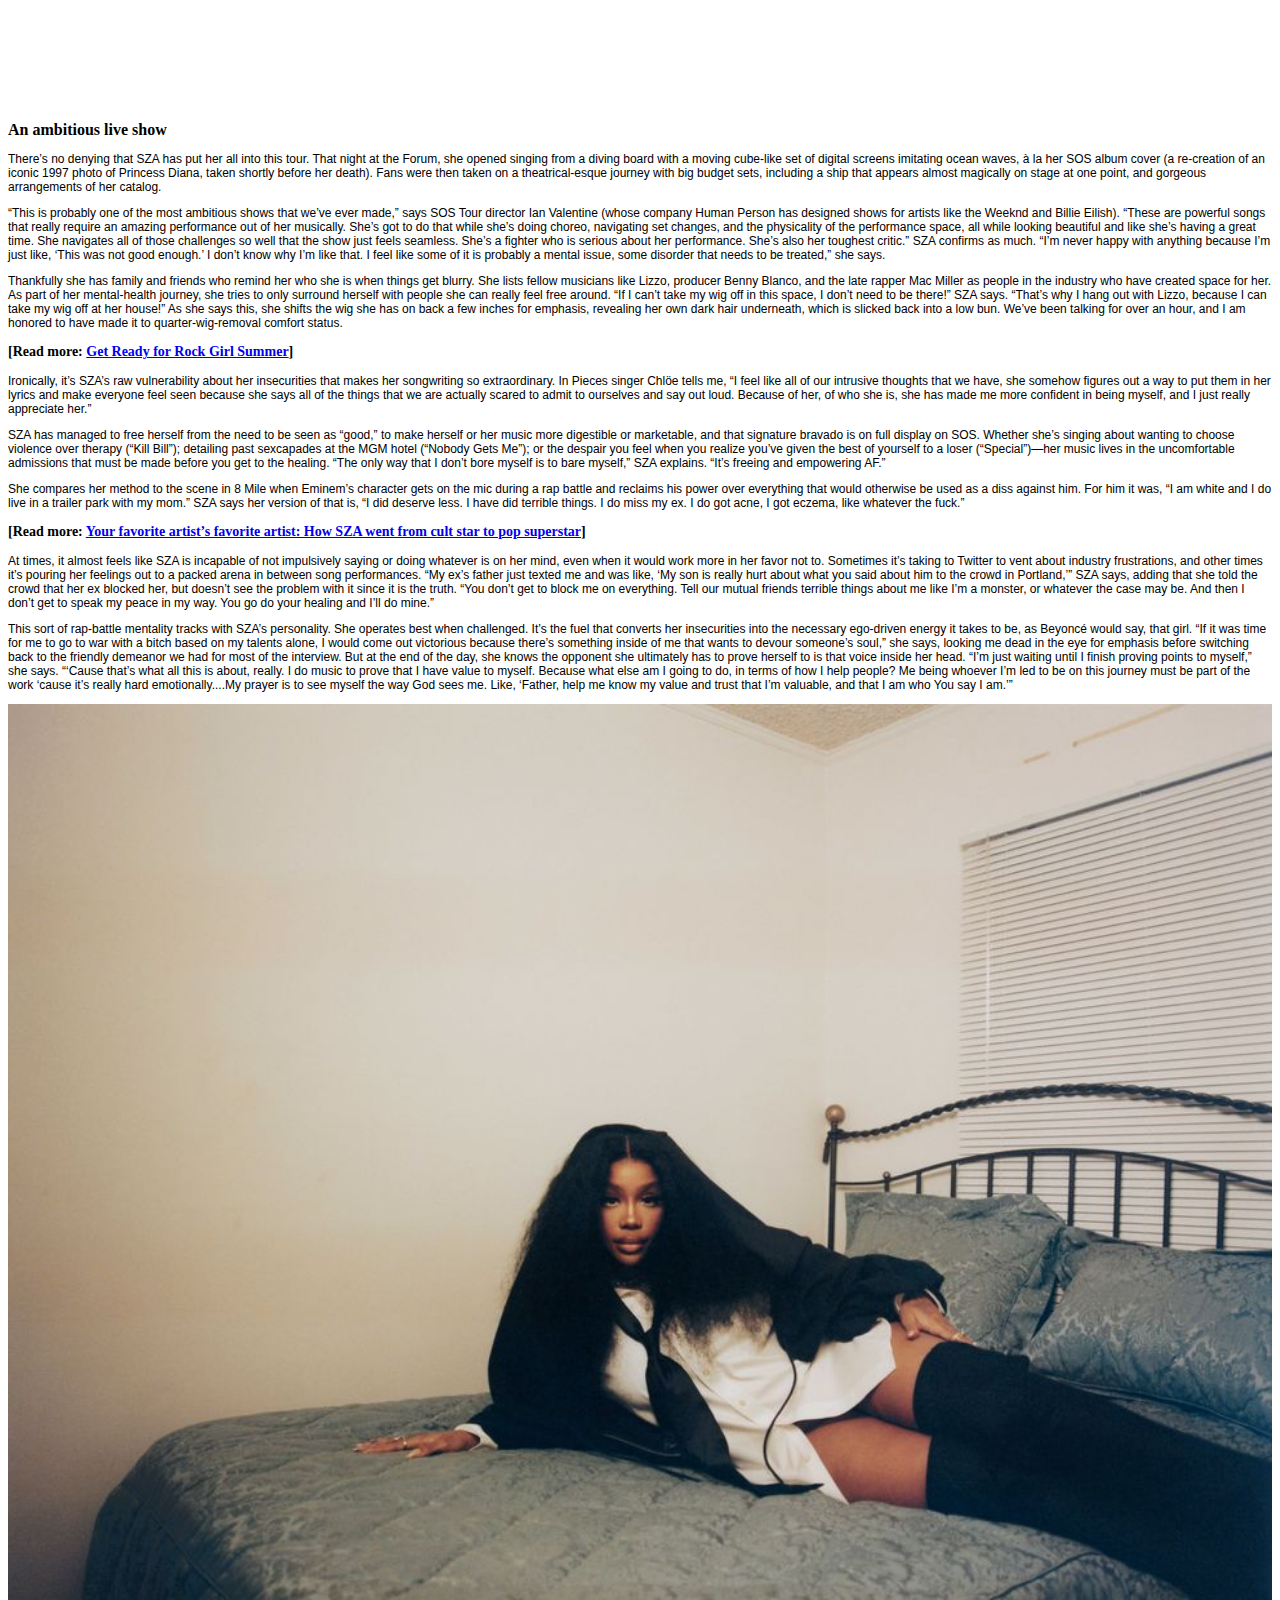
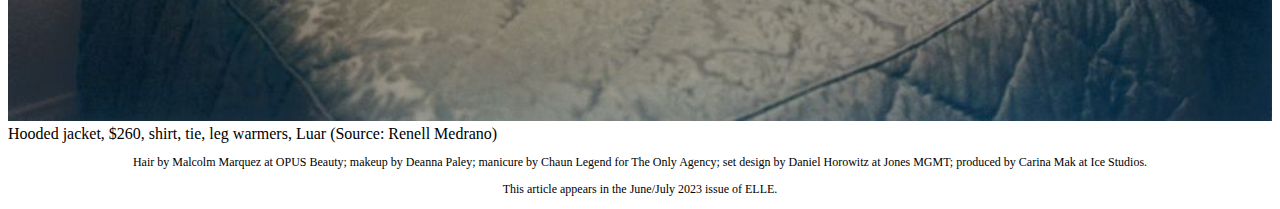
<file: midterm/nicky-wolcott-midterm-pt2.html>
<!DOCTYPE html>
<html lang="en">
<head>
    <meta charset="UTF-8">
    <meta name="viewport" content="width=device-width, initial-scale=1.0">
    <title>Midterm Review</title>
    <link rel="stylesheet" type="text/css" href="style.css">
</head>
<body>
    <div class="container">
    <h1>SZA is only trying to impress herself</h1>
    <p id="dek">The SOS singer has reached meteoric levels of success, but shhh — don’t tell her that.</p>
    <div id="byline">By Sylvia Obell and Photographed By Renell Medrano. Styled By Patti Wilson. Published: May 31, 2023</div>
    <br>
    <img id=top src="images/sza1.jpg" alt="SZA poses in front of a couch">
    <br>
    <caption>Shirtdress, Mowalola. Rings, Bulgari. (Source: Renell Medrano)</caption>
    <br>

    <p>It was night one of two sold-out shows SZA would be performing to close out the first leg of her SOS Tour, and fans were lined up for miles in the streets surrounding Los Angeles’ Kia Forum.</p>
    <p>Making my way into the venue that evening, I asked one of the hordes of teens standing in line what they were doing out there, since it was just past 8 P.M. and the doors had already opened. They told me they had been in line all day, some with chairs and blankets, in hopes of getting whatever cheaper tickets may be released at the box office or by resellers once the show began. I don’t know if I was more surprised that these California residents had the fortitude to withstand the rain earlier in the day, or by the fact that acquiring affordable seats online has become so hard that Gen Z is now forced to take part in the age-old Gen X ritual of camping out for concert tickets.
    <p>It was the Grammy-winner’s first arena tour run and the increase of her star power was evident everywhere. Outside the Forum, a huge digital billboard image of SZA starring in the latest Skims campaign sat high in the sky. Inside the arena, fans were screaming at Apple watch-alert decibels in anticipation of her hitting the stage. Among them were A-list celebrities like Adele, Kim Kardashian, Kylie Jenner, Justin and Hailey Bieber, Olivia Rodrigo, Pedro Pascal, and Avril Lavigne, who made the trek south to see the show. “You left the mansion to come to this, to slum it...” SZA says in disbelief while recalling the night. “Oh, Pedro Pascal, I was so excited about, because he’s on my favorite show, The Last of Us—and Narcos,” she adds.</p>
    <p>SZA (born Solána Imani Rowe) was probably the only person in the building that night surprised that her concert had become one of the hottest tickets in town. The fanfare makes sense when you consider the massive success that her album has garnered since its release. With 23 tracks (“I will never do that again,” SZA says, laughing), an ever-wider set of genre-bending sounds, and soul-bearing lyrical content, SOS takes the baton from its (five times Grammy-nominated) predecessor, Ctrl, runs with it, then smashes the sophomore curse to bits at the finish line. At the time of our interview, the double-platinum album had just finished a record-breaking run on the Billboard charts, spending 10 nonconsecutive weeks as the number one album in the country, making her the first solo female artist to have a streak like this since Adele’s album 25 was number one for 10 weeks back in 2015–2016. No other Black female artist has done that since the Whitney Houston–led Bodyguard soundtrack held the number one spot for 20 nonconsecutive weeks in 1992–1993.</p>
    <p>One might think banking these sorts of rare achievements would have her celebrating. But during our time together, I realize that no one is harder on SZA than Solána. That 10-week run at number one? “I want to know what kind of criminal activity happened where I’m not at 11 or 12 weeks. Someone did criminal activity,” she half-jokes. “People are like, ‘Aren’t you happy?’ And I’m just like, ‘No, I have to put out a better body of work.’”</p>
    <p>She seems more caught up in the heaviness of the crown than its shiny jewels. There’s also a sort of mistrust of fame inside her that’s causing her to be apprehensive about putting too much security in the concept that, in all fairness, is known to be fleeting. “It’s all really fickle....Had the first three shows of my tour gone poorly, would the rest of my dates have been sold out? Would those people be outside waiting in line by the time we got to L.A.? No. All it takes is, what, three poorly shot TikTok videos to basically decide that this tour is not worth coming to see,” she tells me matter-of-factly. “I know that people don’t love me because love is really unconditional, and I’m one scandal away from being canceled indefinitely like anyone else. I’m grateful that they like my art and that it speaks to them, and it connects and tethers all of us together in this weird way. It’s dope, but it’s also still a string that could be cut at any moment. Literally, sometimes there’s no rhyme or reason to it. Remember Susan Boyle? Like, what if I’m Susan Boyle?!”</p>
    <h3>[Read more: <a href=https://www.nytimes.com/2023/02/08/magazine/sza.html>SZA’s Ruination Brought Her Everything</a>]</h3>
    <p>SZA and I are seated at a table across from each other inside a suite at the Chamberlin West Hollywood hotel. It is the first Monday after the first leg of her tour wrapped, and she is already back on the grind. She has just come from a fitting with stylist Patti Wilson for the ELLE photo shoot, which is scheduled to take place the following morning, and is regretfully missing the iHeartRadio Music Awards to make time for our interview. “I couldn’t do both that and this. I need time to prepare myself to be perceived…like I need to mentally prepare,” she explains. And she doesn’t mean this in a Diva™ way. It’s more about her internal struggle. “Some people think that, like, me having anxiety or me being shy or struggling with self-esteem is an act,” SZA says. “I’m just, dead-ass, a person. Everybody else has feelings and fears. Why wouldn’t I be scared to be famous? Would you be scared to be famous? Because I’m famous, I’m not allowed to be scared? I wasn’t born famous. I had regular quiet-ass parents from a small town like everybody else. And I guess at some point I’m supposed to acclimate to all of this?”</p>
    <p>It was a little after 8:30 P.M. when she showed up to the suite, and I could tell by the way she took off her shoes and kicked her feet up on a chair that she was thankful for a moment to sit back and chill. She arrived eating a Shake Shack burger that she’d been trying to finish for a while. The fitting had gone longer than expected. “I hate trying on clothes,” she admits. “I don’t shop anywhere. I just wear whatever is free in my mail. I’m like, ‘Is it an extra large? Great.’” (“If I can feel like I’m under a blanket when I’m outside, that’s ideal,” she adds.)</p>
    <p>On the rare occasion SZA feels like dressing up to go out, she focuses on accentuating her favorite accessory: “I treat my butt like a purse,” she says with a slight smile. “It’s just there to enhance whatever else. And that’s why I paid for it, because it works all by itself.” The singer hinted that she’d had a Brazilian butt lift on the intro of her SOS album. “That ass so fat, it look natural / It’s not,” the 33-year-old raps. In our conversation, she makes sure to note that the decision to have the surgery was hers alone. “I always wanted a really fat ass with less gym time,” she says. “I didn’t succumb to industry pressure. I succumbed to my own eyes in the mirror and being like, No, I need some more ass.” I ask her about her decision to rap her way through that entire track—a first for her. She kind of shrugs before declaring, “That’s some Jersey shit. You know what I’m saying? When I feel like I have too much to say and I don’t want to say it cute.”</p>
    <p>I do know what she means. SZA and I both grew up in New Jersey suburbs. She went to Columbia High School in Maplewood, about an hour north on the NJ Turnpike from my hometown. As a Jersey girl of the same age, I am deeply aware of our affinity for sarcasm and talking shit; it’s a love language, really. I also have an understanding of how the Garden State can fertilize a certain defensive pride. “I have a deep desire to shut everyone up,” SZA says. “And that probably comes from high school and all that type of shit. My mom always told me that I’ve always been the kind of person where people either really fuck with me or they just don’t like me at all.”</p>
    <p>SZA’s mother, Audrey Rowe, was an executive at AT&T when she was growing up, and her father, Abdul-Alim Mubarak-Rowe, worked as a producer at CNN. She grew up in a conservative interfaith Christian-Muslim home, but was raised orthodox Muslim and even wore a hijab for a time.</p>
    <br>
    <!--Insert a pull quote that stands out, place before that quote actually comes in the story-->
    <blockquote>"Even if I win a bunch of Grammys, that shit doesn’t matter. It would be so cool. But also I would not be surprised at all if I didn’t win any [more]. Because that’s just how shit goes." - SZA</blockquote>
    <br>
    <img id=top src="images/sza5.jpg" alt="Two pictures of SZA posing">
    <br>
    <caption>Left: Gown, $3,550, pantaleggings, $3,550, Balenciaga. Right: Coat, sweater, Rick Owens. Platforms, Andreas Kronthaler for Vivienne Westwood. Hooded jacket, $260, shirt, tie, leg warmers, Luar (Source: Renell Medrano)</caption>
    <br>
    <h2>A non-linear path to success</h2>
    <p>Unlike a lot of artists who grew up always wanting to be a singer and/or famous, SZA’s path to music wasn’t linear. After graduating high school, she enrolled at a nearby HBCU, Delaware State University, to study marine biology. She says she earned straight A’s for two semesters, then lost interest. “I’m like, ‘I told you I was smart and I proved my point. I have to leave now,’” SZA says. She stopped going to class and “completely flunked out of school and stopped working at jobs that make any sense to other people,” she explains.</p>
    <p>In retrospect, she regrets what she put her parents through. “I really disrespected my parents for a long time....Me telling my mom I would rather go run in the streets and bartend at the strip club so I can pay for studio time [than go to school]. It’s crazy,” she says, shaking her head.</p>
    <p>She released her first mixtape on SoundCloud in 2012, and also dabbled in the fashion world, doing a summer semester at FIT in New York City, an internship with Pharrell William and Nigo’s clothing brand Billionaire Boys Club, and later a job working for Scott Sasso’s streetwear brand 10.Deep. One day, while SZA was making a delivery to Top Dawg Entertainment, president Terrence “Punch” Henderson Jr. overheard her voice on a track that one of SZA’s friends was playing and was impressed. They kept in touch, and two years later, he signed SZA to the indie label. Today he’s her manager.</p>
    <h3>[Read more: <a href=https://www.elle.com/fashion/a44109424/project-runway-season-20-cast-all-star-designers>Meet the All-Star Cast of Project Runway Season 20</a>]</h3>
    <p>At the time SZA was signed, Kendrick Lamar was TDE’s flagship artist thanks to his 2012 mega hit album Good Kid, M.A.A.D City. SZA’s addition as the literal first lady of the male-dominated label that consisted mostly of rappers who—like Lamar, Henderson, and TDE co-founder Anthony “Top Dog” Tiffith—were from LA, felt like an odd choice. “I’ve been on a championship team and people know I’m not a bad player, but I don’t know if anybody thought I was giving, starting player or MVP,” SZA says. “I didn’t know that I was going to get my opportunity. Now that I have, I’m like, ‘Let me get my playing shoes on, and I need six Gatorades, and then we are going to get to it.’”</p>
    <p>SZA’s scrappy nature managed to prevail over the inevitable bumps that come along with acclimating oneself to a new team. Brick by brick, hit by hit, SZA has shown and proved her way to becoming a top artist for both TDE and her parent label RCA. And with Lamar’s recent departure in 2021, there’s no question that she’s her primary label’s frontrunner.</p>
    <p>Getting the respect she deserves for the points she has put on the board matters more to SZA than being liked or popular. “I try not to care too much because I really had some deep disappointments when I would just be so invested. But I can’t invest because none of it is real. Even if I win a bunch of Grammys, that shit doesn’t matter. It would be so cool. But also I would not be surprised at all if I didn’t win any [more]. Because that’s just how shit goes. But that’s why the tour matters to me. ‘Cause it’s like, No, we packed out these stadiums all over the country and that was real. That’s why I can’t let up, because at the end of the day it was like, yeah, [whatever haters say] is good and well, but just make sure you add, we have sold-out dates in all arenas. Make sure you tell them that we sold out the Forum twice and we could have done it four times. Make sure you tell them that I was in the air, and that my mic was on.”</p>
    
    <iframe style="border-radius:12px" src="https://open.spotify.com/embed/album/07w0rG5TETcyihsEIZR3qG?utm_source=generator"
    width="100%" height="352" frameBorder="0" allowfullscreen="" allow="autoplay; clipboard-write; encrypted-media; fullscreen; picture-in-picture" loading="lazy"></iframe>

    <h2>An ambitious live show</h2>
    <p>There’s no denying that SZA has put her all into this tour. That night at the Forum, she opened singing from a diving board with a moving cube-like set of digital screens imitating ocean waves, à la her SOS album cover (a re-creation of an iconic 1997 photo of Princess Diana, taken shortly before her death). Fans were then taken on a theatrical-esque journey with big budget sets, including a ship that appears almost magically on stage at one point, and gorgeous arrangements of her catalog.</p>
    <p>“This is probably one of the most ambitious shows that we’ve ever made,” says SOS Tour director Ian Valentine (whose company Human Person has designed shows for artists like the Weeknd and Billie Eilish). “These are powerful songs that really require an amazing performance out of her musically. She’s got to do that while she’s doing choreo, navigating set changes, and the physicality of the performance space, all while looking beautiful and like she’s having a great time. She navigates all of those challenges so well that the show just feels seamless. She’s a fighter who is serious about her performance. She’s also her toughest critic.” SZA confirms as much. “I’m never happy with anything because I’m just like, ‘This was not good enough.’ I don’t know why I’m like that. I feel like some of it is probably a mental issue, some disorder that needs to be treated,” she says.</p>
    <p>Thankfully she has family and friends who remind her who she is when things get blurry. She lists fellow musicians like Lizzo, producer Benny Blanco, and the late rapper Mac Miller as people in the industry who have created space for her. As part of her mental-health journey, she tries to only surround herself with people she can really feel free around. “If I can’t take my wig off in this space, I don’t need to be there!” SZA says. “That’s why I hang out with Lizzo, because I can take my wig off at her house!” As she says this, she shifts the wig she has on back a few inches for emphasis, revealing her own dark hair underneath, which is slicked back into a low bun. We’ve been talking for over an hour, and I am honored to have made it to quarter-wig-removal comfort status.</p>
    <h3>[Read more: <a href=https://www.elle.com/fashion/a43853858/rock-style-trend-2023>Get Ready for Rock Girl Summer</a>]</h3>
    <p>Ironically, it’s SZA’s raw vulnerability about her insecurities that makes her songwriting so extraordinary. In Pieces singer Chlöe tells me, “I feel like all of our intrusive thoughts that we have, she somehow figures out a way to put them in her lyrics and make everyone feel seen because she says all of the things that we are actually scared to admit to ourselves and say out loud. Because of her, of who she is, she has made me more confident in being myself, and I just really appreciate her.”</p>
    <p>SZA has managed to free herself from the need to be seen as “good,” to make herself or her music more digestible or marketable, and that signature bravado is on full display on SOS. Whether she’s singing about wanting to choose violence over therapy (“Kill Bill”); detailing past sexcapades at the MGM hotel (“Nobody Gets Me”); or the despair you feel when you realize you’ve given the best of yourself to a loser (“Special”)—her music lives in the uncomfortable admissions that must be made before you get to the healing. “The only way that I don’t bore myself is to bare myself,” SZA explains. “It’s freeing and empowering AF.”</p>
    <p>She compares her method to the scene in 8 Mile when Eminem’s character gets on the mic during a rap battle and reclaims his power over everything that would otherwise be used as a diss against him. For him it was, “I am white and I do live in a trailer park with my mom.” SZA says her version of that is, “I did deserve less. I have did terrible things. I do miss my ex. I do got acne, I got eczema, like whatever the fuck.”</p>
    <h3>[Read more: <a href=https://www.latimes.com/entertainment-arts/music/story/2023-02-23/sza-sos-glows-up-in-public>Your favorite artist’s favorite artist: How SZA went from cult star to pop superstar</a>]</h3>
    <p>At times, it almost feels like SZA is incapable of not impulsively saying or doing whatever is on her mind, even when it would work more in her favor not to. Sometimes it’s taking to Twitter to vent about industry frustrations, and other times it’s pouring her feelings out to a packed arena in between song performances. “My ex’s father just texted me and was like, ‘My son is really hurt about what you said about him to the crowd in Portland,’” SZA says, adding that she told the crowd that her ex blocked her, but doesn’t see the problem with it since it is the truth. “You don’t get to block me on everything. Tell our mutual friends terrible things about me like I’m a monster, or whatever the case may be. And then I don’t get to speak my peace in my way. You go do your healing and I’ll do mine.”</p>
    <p>This sort of rap-battle mentality tracks with SZA’s personality. She operates best when challenged. It’s the fuel that converts her insecurities into the necessary ego-driven energy it takes to be, as Beyoncé would say, that girl. “If it was time for me to go to war with a bitch based on my talents alone, I would come out victorious because there’s something inside of me that wants to devour someone’s soul,” she says, looking me dead in the eye for emphasis before switching back to the friendly demeanor we had for most of the interview. But at the end of the day, she knows the opponent she ultimately has to prove herself to is that voice inside her head. “I’m just waiting until I finish proving points to myself,” she says. “‘Cause that’s what all this is about, really. I do music to prove that I have value to myself. Because what else am I going to do, in terms of how I help people? Me being whoever I’m led to be on this journey must be part of the work ‘cause it’s really hard emotionally....My prayer is to see myself the way God sees me. Like, ‘Father, help me know my value and trust that I’m valuable, and that I am who You say I am.’”</p>
    <img id=top src="images/sza2.jpg" alt="SZA poses on a bed">
    <br>
    <caption>Hooded jacket, $260, shirt, tie, leg warmers, Luar (Source: Renell Medrano)</caption>
    <br>
    <p id="bottom">Hair by Malcolm Marquez at OPUS Beauty; makeup by Deanna Paley; manicure by Chaun Legend for The Only Agency; set design by Daniel Horowitz at Jones MGMT; produced by Carina Mak at Ice Studios.</p>
    <p id="bottom">This article appears in the June/July 2023 issue of ELLE.</p>
    </div>
</body>
</html>
</file>
<file: climate-crisis-story/style.css>
.container {
    margin: 0 auto;
    width: 100%;
    max-width: 1000px;
}

h1 {
    font-family: Georgia, serif;
    font-size: 32px;
    text-align: center;
}

#dek {
    font-family: Helvetica, Arial, sans-serif;
    font-style: italic;
    font-size: 16px;
    text-align: center;
}

#byline {
    font-family: Georgia, serif;
    font-size: 16px;
    text-align: center;
}

h2 {
    font-family: Georgia, serif;
    font-size: 10px;
    font-weight: bold;
}

img {
    width: 100%;
}

p {
    font-family: Helvetica, sans-serif;
    font-size: 14px;
}

caption {
    font-family: Helvetica, sans-serif;
    font-size: 12px;
}

blockquote {
    font-size: 18px;
    font-family: Georgia, serif;
    font-style: italic;
    text-align: center;
}

#footer {
    font-family: Helvetica, sans-serif;
    font-size: 14px;
    font-style: italic;
    text-align: center;
}
</file>
<file: data-viz-project/style.css>
#content {
    margin: 0 auto;
    width: 100%;
    max-width: 1000px;
}

h1 {
    font-family: Georgia, serif;
    font-size: 32px;
    text-align: center;
}

h2 {
    font-family: Georgia, serif;
    font-size: 16px;
}

#byline {
    font-family: Georgia, serif;
    font-size: 16px;
    text-align: center;
}

img {
    width: 100%;
}

.bottom {
    font-family: Georgia, serif;
    font-size: 14px;
    text-align: center;
    font-style: italic;
}

p {
    font-family: 'Lato', sans-serif;
    font-size: 14px;
}

caption {
    font-family: 'Lato', sans-serif;
    font-size: 12px;
}

blockquote {
    font-size: 18px;
    font-family: Georgia, serif;
    font-style: italic;
    text-align: center;
}

#bottomhed {
    font-family: 'Lato', sans-serif;
    font-size: 16px;
    font-weight: bold;
}

.bottomcred {
    font-family: 'Lato', sans-serif;
    font-size: 14px;
}
</file>
<file: html-frame/style.css>
#byline {
    font-family: Georgia, serif;
    font-size: 16px;
    text-align: center;
}

#headline {
    font-family: Georgia, serif;
    font-size: 32px;
    text-align: center;
}

#chapter {
    font-family: Helvetica, Arial, sans-serif;
    font-style: italic;
    font-size: 20px;
    text-align: left;
}

p {
    font-family: Helvetica, Arial, sans-serif;
    font-size: 12px;
}

caption {
    font-family: Helvetica, Arial, sans-serif;
    font-size: 12px;
}
</file>
<file: midterm-review/style.css>
#content {
    margin: 0 auto;
    max-width: 900 px;
    width: 100%;
}

h1 {
    font-family: Helvetica, sans-serif;
    font-size: 32px;
}

h2 {
    font-family: Helvetica, sans-serif;
    font-size: 16px;
}

#byline {
    font-family: Helvetica, sans-serif;
    font-size: 14px;
    font-style: italic;
}

p {
    font-family: Georgia, serif;
    font-size: 13px;
}

blockquote {
    font-size: 18px;
    font-family: Helvetica, sans-serif;
    font-style: italic;
    text-align: center;
}
</file>
<file: resume-project/style.css>
/*styles for my resume*/
@import url(http://fonts.googleapis.com/css?family=Open+Sans);
/*defaults*/
body {
    font-family: 'Open Sans', Arial, sans-serif;
    color: #33485e;
    font-weight: 400;
    font-size: 1em;
}

#container {
    width: 100%;
    max-width: 1200px;
    margin: 0 auto;
    padding-bottom: 50px;
}

/*name*/
#name {
    font-size: 3em;
    color: #33485e;
    text-align: center;
    text-transform: uppercase;
    border-bottom: 1px solid #33485e;
    width: 60%;
    min-width: 300px;
    margin: 0 auto;
}

/*my title*/
#title {
    font-size: 1.5em;
    text-transform: uppercase;
    color: #33485e;
    font-weight: 600;
    text-align: center;
    margin-top: 20px;
}

/*section titles*/
.sectionheader {
    font-size: 1.75em;
    text-transform: uppercase;
    background-color: #000;
    color: white;
    margin-bottom: 10px;
    margin-top: 20px;
    margin-left: 0px;
    margin-right: 0px;
    width: 90%;
    min-width: 300px;
}

/*job titles*/
.jobtitle {
    font-size: 1.5em;
    font-weight: 600;
    color: #000;
}

/*job organization*/
.organization {
    font-size: 1.25em;
    font-weight: 400;
    color: #33485e;
}

/*job dates*/
.date {
    font-size: 1em;
    font-style: italic;
    font-weight: 400;
    color: #33485e;
}

/*paragraph margins*/
.description {
    margin-bottom: 10px;
    margin-top: 10px;
    margin-left: 0px;
    margin-right: 0px;
    width: 90%;
}

/*contact info, skills, education*/
ul {
    font-size: 1em;  
    color: #33485e;
}

.menu {
    margin: 0px;
    padding: 0px;
    text-align: center;
    display: inline;
}

.footer {
    text-align: center;
}

#degrees {
    margin-bottom: 10px;
    margin-top: 10px;
    margin-left: 0px;
    margin-right: 0px;
    width: 90%;
}

#ws {
    width: 90%
}

h3 {
    width: 90%;
    color: #000;
    font-size: 1.25em;
    font-weight: 600;
}
</file>
<file: resume/style.css>
/*styles for my resume*/
@import url(http://fonts.googleapis.com/css?family=Open+Sans);
/*defaults*/
body {
    font-family: 'Open Sans', Arial, sans-serif;
    color: #444;
    font-weight: 400;
    font-size: 1em;
}

#container {
    width: 100%;
    max-width: 1200px;
    margin: 0 auto;
    padding-bottom: 50px;
}

/*name*/
#name {
    font-size: 3em;
    color: #33485e;
    text-align: center;
    text-transform: uppercase;
    border-bottom: 1px solid #33485e;
    width: 60%;
    min-width: 300px;
    margin: 0 auto;
}

/*my title*/
#title {
    font-size: 1.5em;
    text-transform: uppercase;
    color: #33485e;
    font-weight: 600;
    text-align: center;
    margin-top: 20px;
}

/*section titles*/
.sectionheader {
    font-size: 1.5em;
    text-transform: uppercase;
    background-color: #33485e;
    color: white;
    margin-bottom: 10px;
    margin-top: 20px;
    margin-left: 0px;
    margin-right: 0px;
    width: 70%;
    min-width: 300px;
}

/*job titles*/
.jobtitle {
    font-size: 1.5em;
    font-weight: 600;
    color: #33485e;
}

/*job organization*/
.organization {
    font-size: 1.25em;
    font-weight: 400;
    color: #33485e;
}

/*job dates*/
.date {
    font-size: 1em;
    font-style: italic;
    font-weight: 400;
    color: #33485e;
}

/*paragraph margins*/
.description {
    margin-bottom: 10px;
    margin-top: 10px;
    margin-left: 0px;
    margin-right: 0px;
}

/*contact info, skills, education*/
ul {
    font-size: 1em;  
    color: #33485e;
}

.menu {
    margin: 0px;
    padding: 0px;
    text-align: center;
    display: inline;
}

#degrees {
    margin-top: 5px;
}
</file>
<file: midterm/style.css>
#content {
    margin: 0 auto;
    width: 100%;
}

h1 {
    font-family: Georgia, serif;
    font-size: 32px;
    text-align: center;
}

h2 {
    font-family: Georgia, serif;
    font-size: 16px;
}

h3 {
    font-family: Georgia, serif;
    font-size: 14px;
}

/* Target the byline that I gave an id to and make the font Georgia, the size 16px and align it to the center*/
#byline {
    font-family: Georgia, serif;
    font-size: 16px;
    text-align: center;
}

#dek {
    font-family: Helvetica, Arial, sans-serif;
    font-style: italic;
    font-size: 16px;
    text-align: center;
}

img {
    width: 100%;
}

#bottom {
    font-family: Georgia, serif;
    font-size: 12px;
    text-align: center;
}

p {
    font-family: Helvetica, Arial, sans-serif;
    font-size: 12px;
}

blockquote {
    font-size: 18px;
    font-family: Georgia, serif;
    font-style: italic;
    text-align: center;
}
</file>
